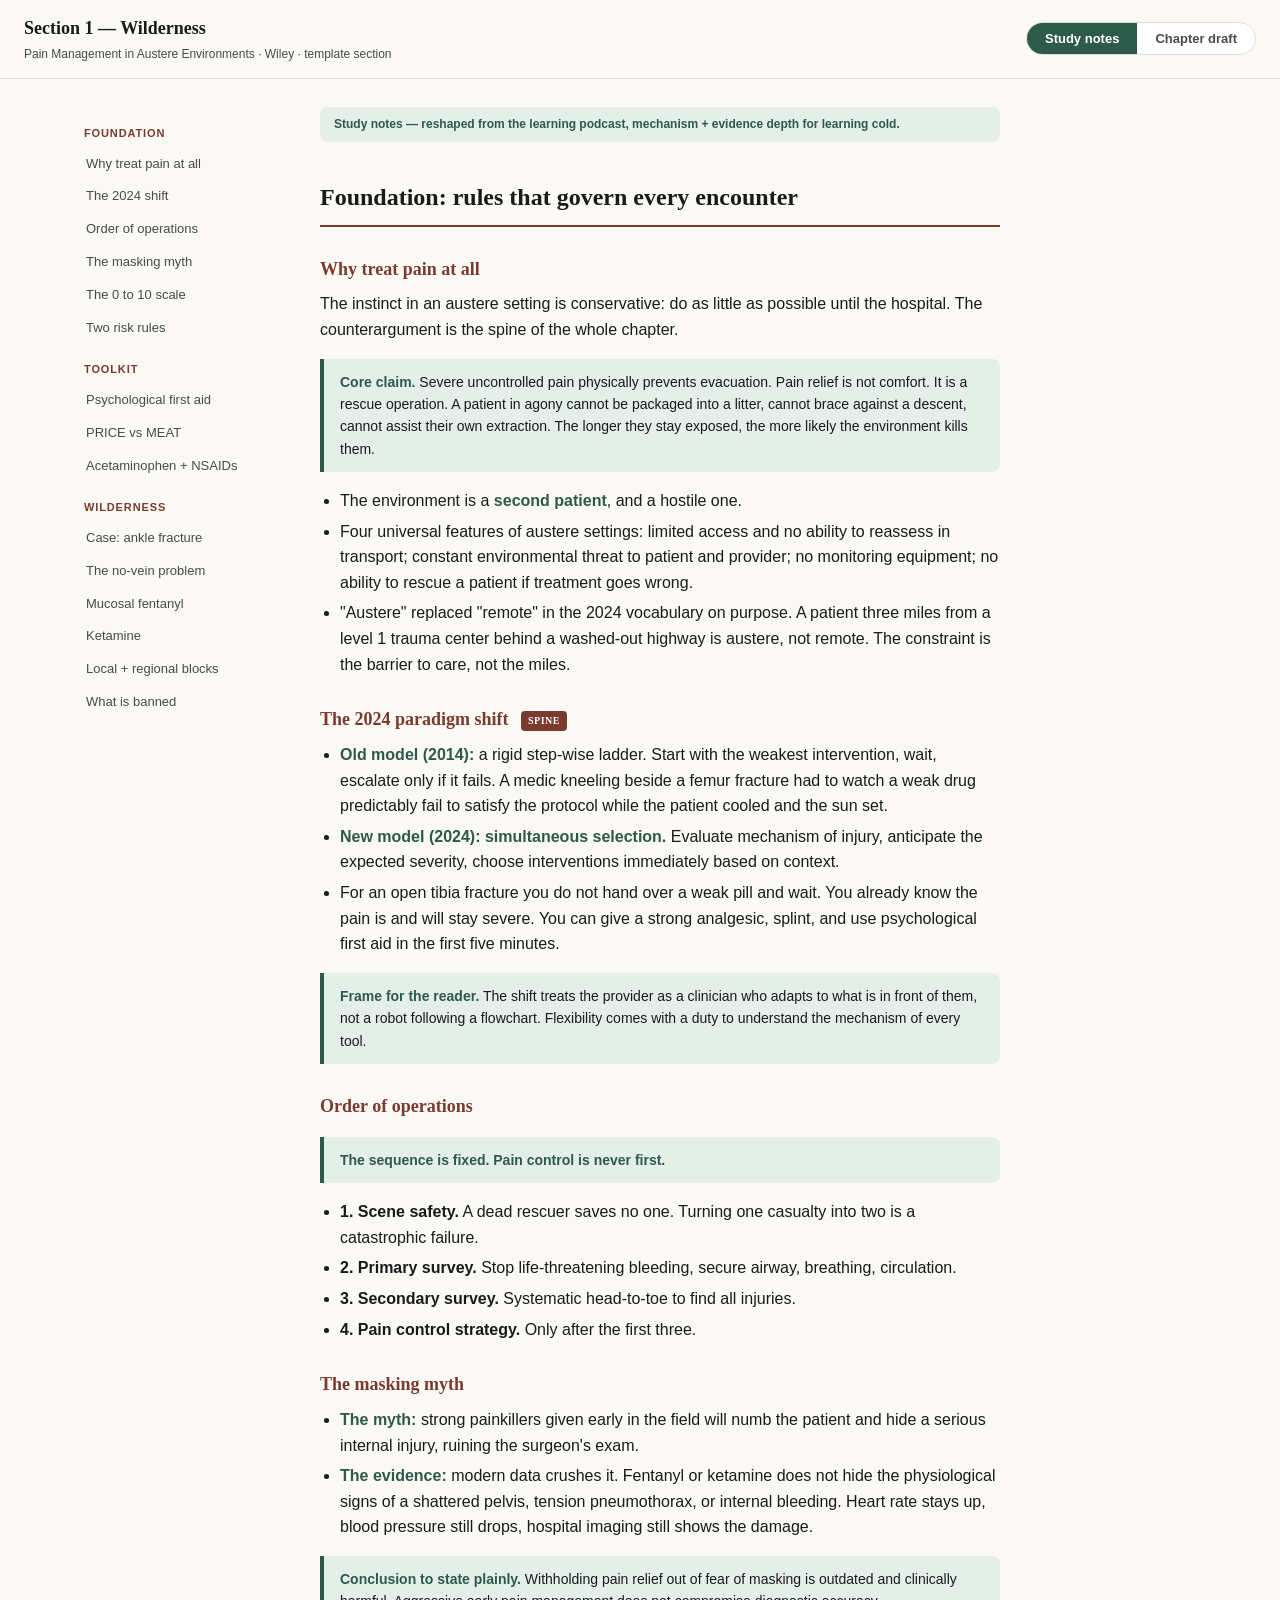
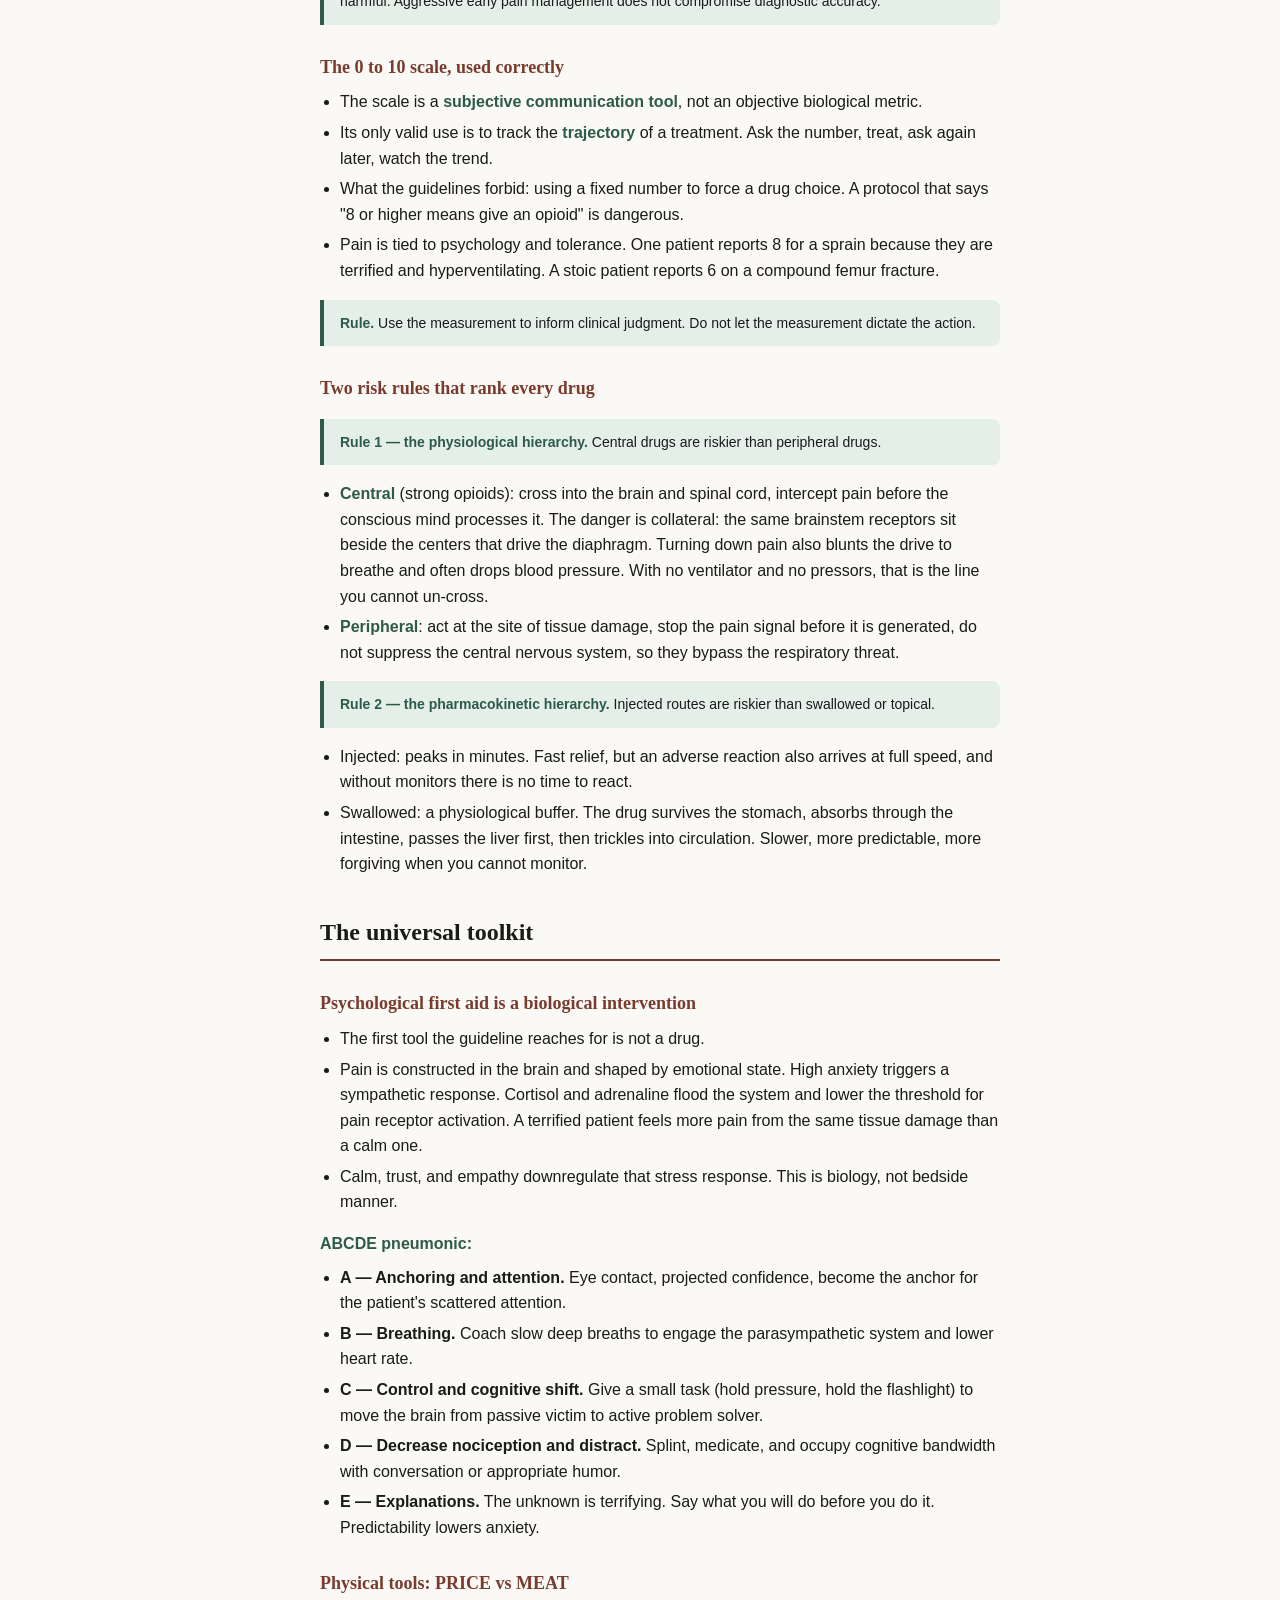
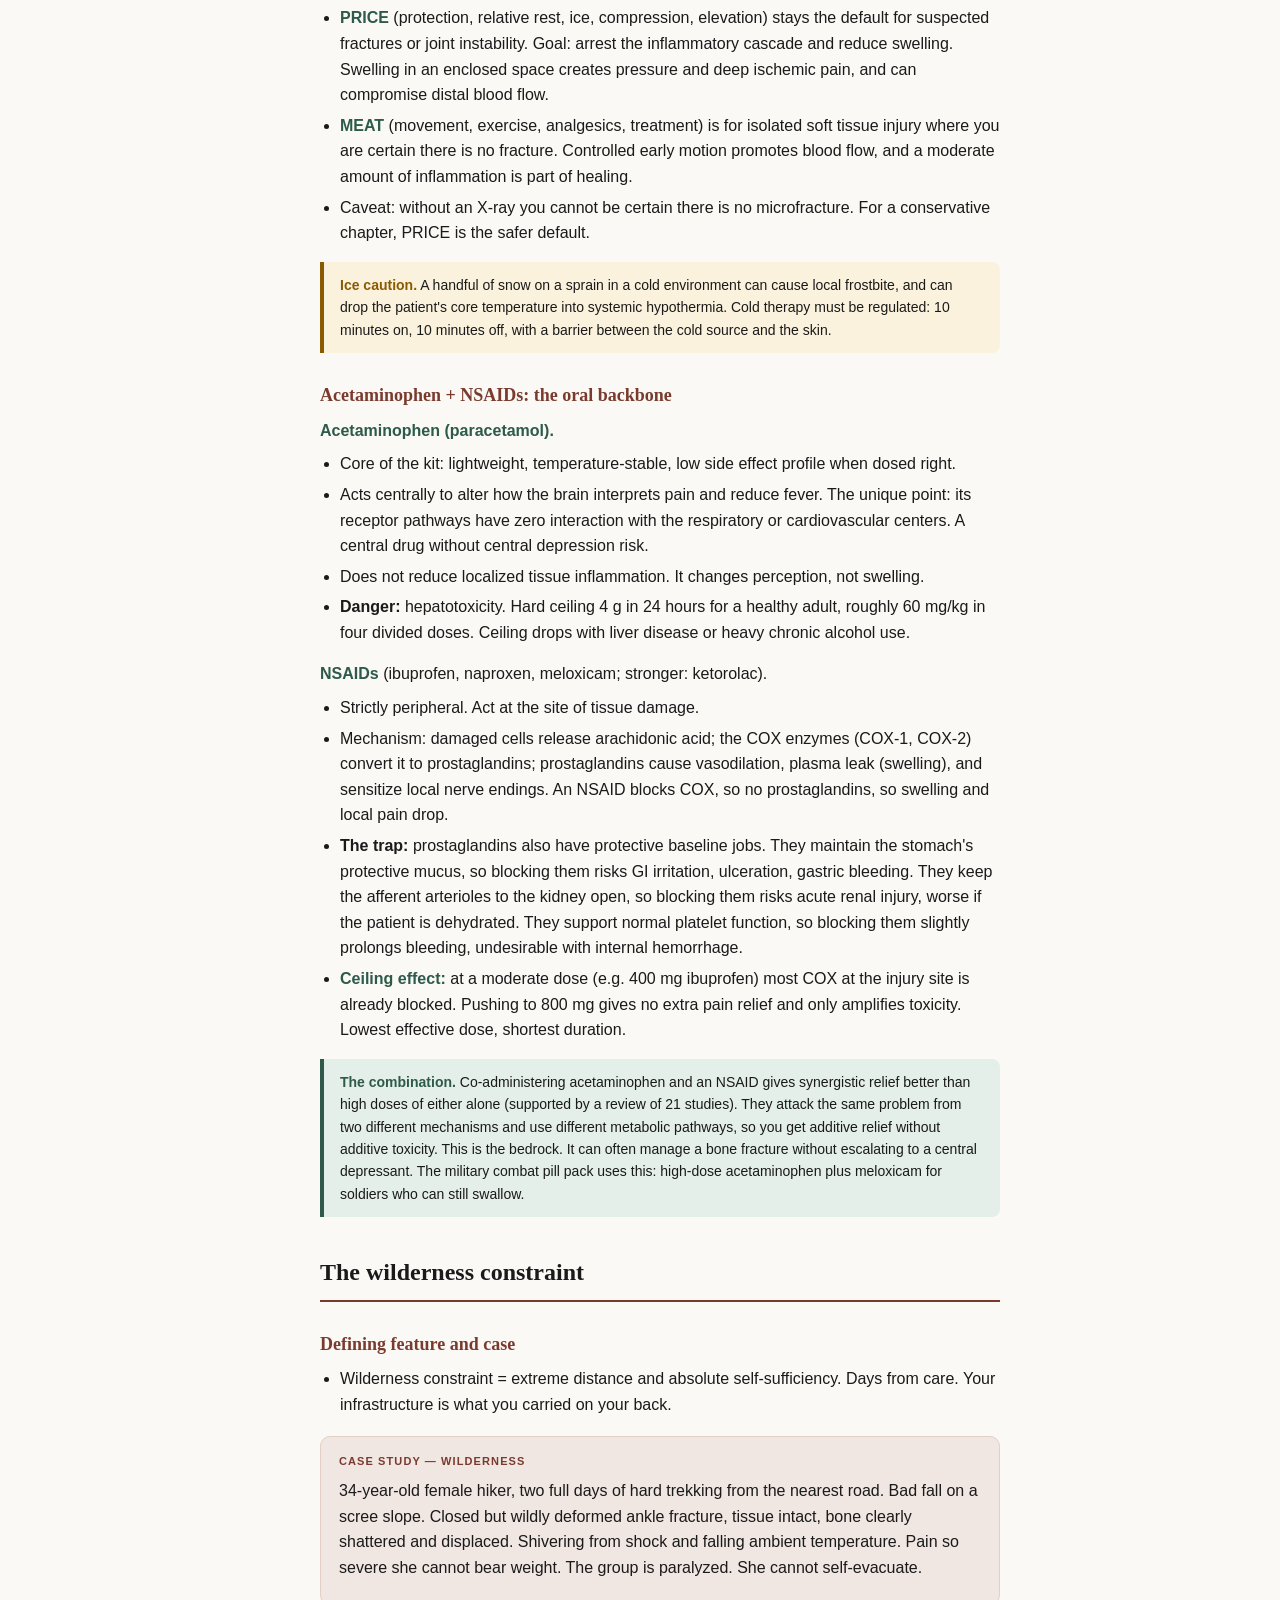
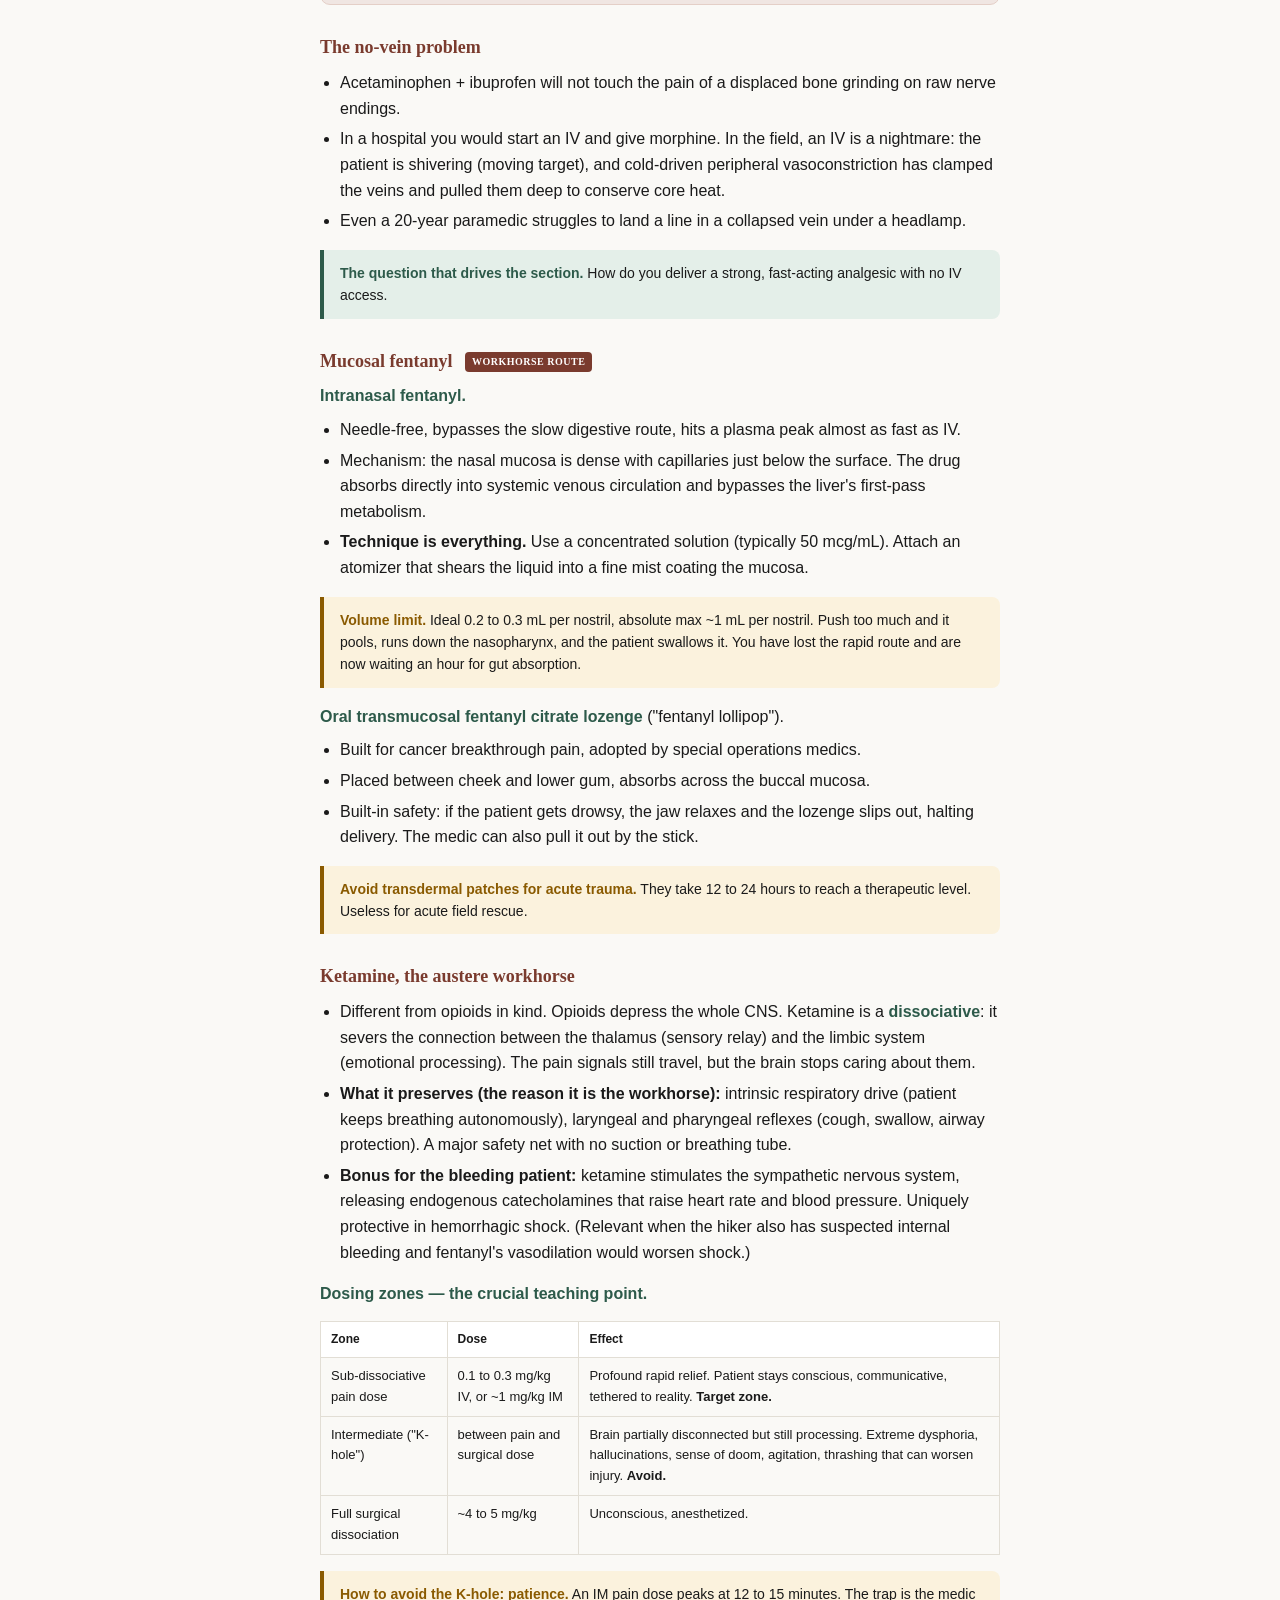
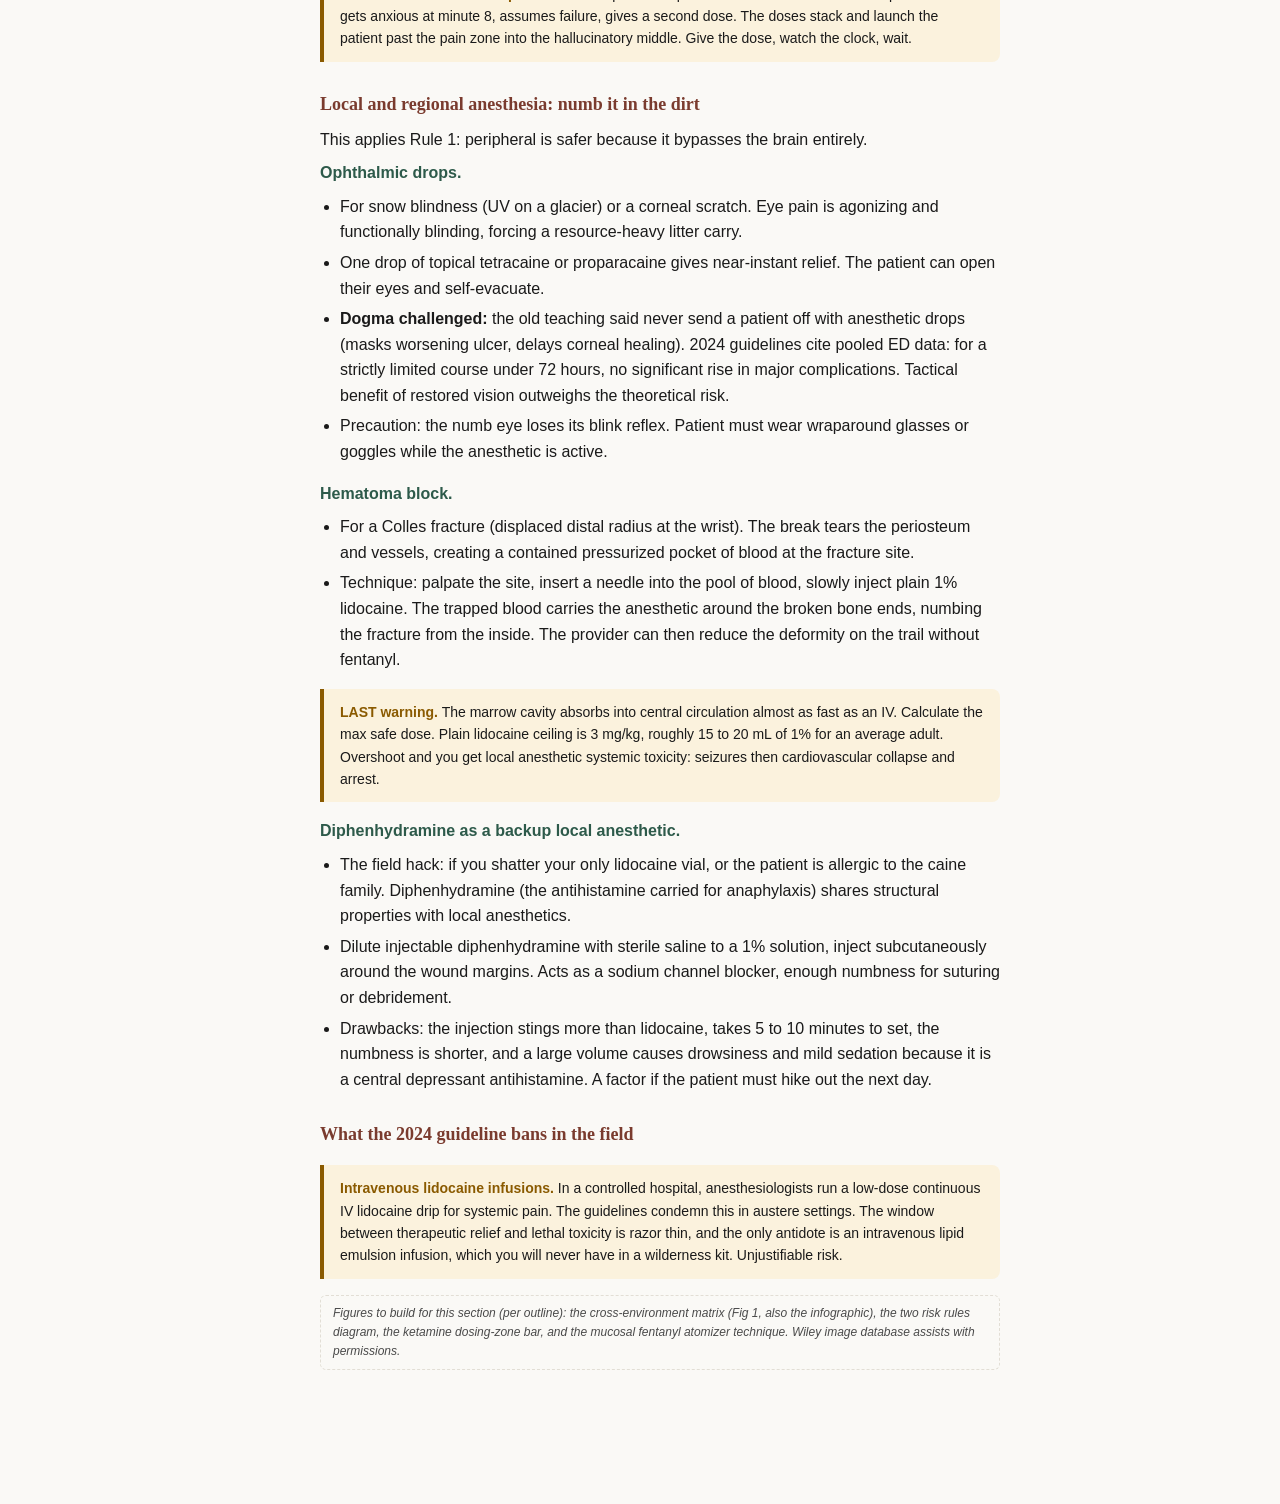
<file: index.html>
<!DOCTYPE html>
<html lang="en">
<head>
<meta charset="UTF-8">
<meta name="viewport" content="width=device-width, initial-scale=1.0">
<title>Wilderness — Pain Management in Austere Environments</title>
<style>
  :root {
    --ink: #1a1a1a;
    --ink-soft: #4a4a4a;
    --paper: #faf9f6;
    --panel: #ffffff;
    --line: #e2ded5;
    --accent: #7a3b2e;
    --accent-soft: #f0e6e2;
    --notes: #2d5a4a;
    --notes-soft: #e4efe9;
    --warn: #8a5a00;
    --warn-soft: #fbf2dd;
    --mono: "SF Mono", ui-monospace, Menlo, Consolas, monospace;
    --serif: Georgia, "Times New Roman", serif;
    --sans: -apple-system, BlinkMacSystemFont, "Segoe UI", Helvetica, Arial, sans-serif;
  }
  * { box-sizing: border-box; }
  body {
    margin: 0;
    background: var(--paper);
    color: var(--ink);
    font-family: var(--sans);
    line-height: 1.6;
  }
  header.top {
    position: sticky;
    top: 0;
    z-index: 40;
    background: var(--paper);
    border-bottom: 1px solid var(--line);
    padding: 14px 24px;
    display: flex;
    flex-wrap: wrap;
    gap: 16px;
    align-items: center;
    justify-content: space-between;
  }
  .title-block h1 {
    font-family: var(--serif);
    font-size: 18px;
    margin: 0;
    font-weight: 600;
  }
  .title-block p {
    margin: 2px 0 0;
    font-size: 12px;
    color: var(--ink-soft);
  }
  .toggle {
    display: inline-flex;
    border: 1px solid var(--line);
    border-radius: 999px;
    overflow: hidden;
    background: var(--panel);
  }
  .toggle button {
    border: 0;
    background: transparent;
    padding: 8px 18px;
    font-size: 13px;
    font-weight: 600;
    cursor: pointer;
    color: var(--ink-soft);
    transition: all .15s;
  }
  .toggle button.active.notes { background: var(--notes); color: #fff; }
  .toggle button.active.draft { background: var(--accent); color: #fff; }

  .layout { display: flex; max-width: 1180px; margin: 0 auto; }
  nav.toc {
    width: 230px;
    flex: 0 0 230px;
    padding: 28px 16px 60px 24px;
    position: sticky;
    top: 64px;
    align-self: flex-start;
    height: calc(100vh - 64px);
    overflow-y: auto;
    font-size: 13px;
  }
  nav.toc a {
    display: block;
    padding: 5px 10px;
    color: var(--ink-soft);
    text-decoration: none;
    border-radius: 6px;
    border-left: 2px solid transparent;
    margin-bottom: 2px;
  }
  nav.toc a:hover { background: var(--panel); color: var(--ink); }
  nav.toc a.sub { padding-left: 22px; font-size: 12px; }
  nav.toc .toc-label {
    font-size: 11px;
    text-transform: uppercase;
    letter-spacing: .08em;
    color: var(--accent);
    margin: 18px 0 6px 10px;
    font-weight: 700;
  }
  main {
    flex: 1;
    min-width: 0;
    padding: 28px 40px 120px;
    max-width: 760px;
  }
  section.block { scroll-margin-top: 80px; margin-bottom: 8px; }
  h2.sec {
    font-family: var(--serif);
    font-size: 24px;
    border-bottom: 2px solid var(--accent);
    padding-bottom: 8px;
    margin: 36px 0 4px;
  }
  h3.sub {
    font-family: var(--serif);
    font-size: 18px;
    margin: 28px 0 6px;
    color: var(--accent);
  }
  .eyebrow {
    font-size: 11px;
    text-transform: uppercase;
    letter-spacing: .1em;
    font-weight: 700;
    margin-top: 30px;
  }

  /* layer visibility */
  .draft-only { display: none; }
  body.show-draft .notes-only { display: none; }
  body.show-draft .draft-only { display: block; }

  /* notes styling */
  .notes-only ul { padding-left: 20px; margin: 8px 0 16px; }
  .notes-only li { margin: 5px 0; }
  .notes-only p { margin: 8px 0; }
  .keyterm { font-weight: 700; color: var(--notes); }
  .takeaway {
    background: var(--notes-soft);
    border-left: 4px solid var(--notes);
    padding: 12px 16px;
    border-radius: 0 8px 8px 0;
    margin: 16px 0;
    font-size: 14px;
  }
  .takeaway b { color: var(--notes); }

  /* draft styling */
  .draft-only p {
    font-family: var(--serif);
    font-size: 16px;
    line-height: 1.75;
    margin: 0 0 16px;
  }
  .draft-only h3.sub { margin-top: 30px; }

  /* shared callouts */
  .warn {
    background: var(--warn-soft);
    border-left: 4px solid var(--warn);
    padding: 12px 16px;
    border-radius: 0 8px 8px 0;
    margin: 16px 0;
    font-size: 14px;
  }
  .warn b { color: var(--warn); }
  .gap {
    background: #eef1f6;
    border-left: 4px solid #5566aa;
    padding: 12px 16px;
    border-radius: 0 8px 8px 0;
    margin: 16px 0;
    font-size: 14px;
  }
  .gap b { color: #44559a; }
  .case {
    background: var(--accent-soft);
    border: 1px solid #e4cfc7;
    border-radius: 10px;
    padding: 16px 18px;
    margin: 18px 0;
  }
  .case .label {
    font-size: 11px;
    text-transform: uppercase;
    letter-spacing: .1em;
    font-weight: 700;
    color: var(--accent);
    margin-bottom: 6px;
  }
  table.dz {
    width: 100%;
    border-collapse: collapse;
    margin: 14px 0;
    font-size: 13px;
  }
  table.dz th, table.dz td {
    border: 1px solid var(--line);
    padding: 8px 10px;
    text-align: left;
    vertical-align: top;
  }
  table.dz th { background: var(--panel); font-size: 12px; }
  .flag {
    display: inline-block;
    font-size: 10px;
    font-weight: 700;
    letter-spacing: .05em;
    text-transform: uppercase;
    padding: 2px 7px;
    border-radius: 4px;
    background: var(--accent);
    color: #fff;
    vertical-align: middle;
    margin-left: 8px;
  }
  .figure-note {
    font-size: 12px;
    color: var(--ink-soft);
    font-style: italic;
    border: 1px dashed var(--line);
    padding: 8px 12px;
    border-radius: 6px;
    margin: 14px 0;
  }
  .draft-banner, .notes-banner {
    font-size: 12px;
    padding: 8px 14px;
    border-radius: 8px;
    margin-bottom: 18px;
    font-weight: 600;
  }
  .notes-banner { background: var(--notes-soft); color: var(--notes); }
  .draft-banner { background: var(--accent-soft); color: var(--accent); display: none; }
  body.show-draft .notes-banner { display: none; }
  body.show-draft .draft-banner { display: block; }
  @media (max-width: 820px) {
    nav.toc { display: none; }
    main { padding: 20px 18px 100px; }
  }
</style>
</head>
<body class="show-notes">
<header class="top">
  <div class="title-block">
    <h1>Section 1 — Wilderness</h1>
    <p>Pain Management in Austere Environments · Wiley · template section</p>
  </div>
  <div class="toggle">
    <button id="btn-notes" class="notes active" onclick="setLayer('notes')">Study notes</button>
    <button id="btn-draft" class="draft" onclick="setLayer('draft')">Chapter draft</button>
  </div>
</header>

<div class="layout">
<nav class="toc">
  <div class="toc-label">Foundation</div>
  <a href="#why-treat">Why treat pain at all</a>
  <a href="#paradigm">The 2024 shift</a>
  <a href="#order">Order of operations</a>
  <a href="#masking">The masking myth</a>
  <a href="#scale">The 0 to 10 scale</a>
  <a href="#rules">Two risk rules</a>
  <div class="toc-label">Toolkit</div>
  <a href="#psych">Psychological first aid</a>
  <a href="#physical">PRICE vs MEAT</a>
  <a href="#oral">Acetaminophen + NSAIDs</a>
  <div class="toc-label">Wilderness</div>
  <a href="#case">Case: ankle fracture</a>
  <a href="#novein">The no-vein problem</a>
  <a href="#fentanyl">Mucosal fentanyl</a>
  <a href="#ketamine">Ketamine</a>
  <a href="#regional">Local + regional blocks</a>
  <a href="#banned">What is banned</a>
</nav>

<main>
  <div class="notes-banner">Study notes — reshaped from the learning podcast, mechanism + evidence depth for learning cold.</div>
  <div class="draft-banner">Chapter draft — plain style, draftable prose. React, then build Sections 2 to 4 to match.</div>

  <!-- ============ FOUNDATION ============ -->
  <h2 class="sec">Foundation: rules that govern every encounter</h2>

  <section class="block" id="why-treat">
    <h3 class="sub">Why treat pain at all</h3>
    <!-- NOTES -->
    <div class="notes-only">
      <p>The instinct in an austere setting is conservative: do as little as possible until the hospital. The counterargument is the spine of the whole chapter.</p>
      <div class="takeaway"><b>Core claim.</b> Severe uncontrolled pain physically prevents evacuation. Pain relief is not comfort. It is a rescue operation. A patient in agony cannot be packaged into a litter, cannot brace against a descent, cannot assist their own extraction. The longer they stay exposed, the more likely the environment kills them.</div>
      <ul>
        <li>The environment is a <span class="keyterm">second patient</span>, and a hostile one.</li>
        <li>Four universal features of austere settings: limited access and no ability to reassess in transport; constant environmental threat to patient and provider; no monitoring equipment; no ability to rescue a patient if treatment goes wrong.</li>
        <li>"Austere" replaced "remote" in the 2024 vocabulary on purpose. A patient three miles from a level 1 trauma center behind a washed-out highway is austere, not remote. The constraint is the barrier to care, not the miles.</li>
      </ul>
    </div>
    <!-- DRAFT -->
    <div class="draft-only">
      <p>In a hospital the environment is controlled. The room is lit and warm. Monitors show the patient's vital signs in real time. A full pharmacy is down the hall, and if a treatment goes wrong a team arrives in seconds with reversal drugs and a ventilator. Step outside that room and all of that control is gone. The provider now manages two patients at once. The injured person is one. The environment is the other, and it is hostile.</p>
      <p>The 2024 Wilderness Medical Society guideline made a deliberate change in language. It dropped the word "remote" and adopted "austere." The reason is that a patient does not have to be far away to be cut off from care. A person three miles from a trauma center can be fully austere if a flooded highway, a grounded helicopter fleet, or an active threat stands between them and the door. The constraint is the barrier to care, not the distance on a map.</p>
      <p>Austere settings share four features. The provider has limited access to the patient and little ability to reassess during transport. The environment actively threatens both patient and provider through cold, heat, sun, or rain. There is no monitoring equipment, so the provider works without continuous oxygen saturation or blood pressure readings. And there is no ability to rescue the patient if a treatment fails. If a strong drug stops the patient breathing, there is no crash cart and no ventilator. The error is immediate and can be fatal.</p>
      <p>This raises a fair question. If the setting is this dangerous, why give strong pain medicine at all. Why not stay conservative until the hospital. The answer is that severe pain blocks evacuation. A patient in agony cannot be packaged into a rescue litter, cannot brace against the bumps of a descent, and cannot help with their own extraction. Pain relief here is not a comfort measure. It is a step in the rescue. The longer the patient stays trapped in the environment, the more likely the environment kills them.</p>
    </div>
  </section>

  <section class="block" id="paradigm">
    <h3 class="sub">The 2024 paradigm shift <span class="flag">spine</span></h3>
    <div class="notes-only">
      <ul>
        <li><span class="keyterm">Old model (2014):</span> a rigid step-wise ladder. Start with the weakest intervention, wait, escalate only if it fails. A medic kneeling beside a femur fracture had to watch a weak drug predictably fail to satisfy the protocol while the patient cooled and the sun set.</li>
        <li><span class="keyterm">New model (2024): simultaneous selection.</span> Evaluate mechanism of injury, anticipate the expected severity, choose interventions immediately based on context.</li>
        <li>For an open tibia fracture you do not hand over a weak pill and wait. You already know the pain is and will stay severe. You can give a strong analgesic, splint, and use psychological first aid in the first five minutes.</li>
      </ul>
      <div class="takeaway"><b>Frame for the reader.</b> The shift treats the provider as a clinician who adapts to what is in front of them, not a robot following a flowchart. Flexibility comes with a duty to understand the mechanism of every tool.</div>
    </div>
    <div class="draft-only">
      <p>The central change in the 2024 guideline is how the provider chooses a treatment. The old 2014 model used a step-wise ladder. The provider had to start with the weakest, lowest-risk option, such as an ice pack or a basic dose of acetaminophen, then wait. If the patient was still in pain after a set time, the provider could move up one rung and wait again. The result was delayed evacuation and prolonged suffering. A medic beside an obvious femur fracture was forced to watch a weak drug fail on schedule while the temperature dropped.</p>
      <p>The new model is called simultaneous selection. The provider evaluates the mechanism of injury, anticipates how severe the pain will be, and chooses the treatment at once based on the situation. For a climber with an open tibia fracture, the provider already knows the pain is severe and will stay severe. So the provider can give a strong analgesic, apply a splint, and use psychological first aid together in the first few minutes. The model treats the provider as a clinician who adapts to the case, not a technician following a fixed sequence. That freedom carries a duty. The provider must understand how each tool works in order to use it safely.</p>
    </div>
  </section>

  <section class="block" id="order">
    <h3 class="sub">Order of operations</h3>
    <div class="notes-only">
      <div class="takeaway"><b>The sequence is fixed. Pain control is never first.</b></div>
      <ul>
        <li><b>1. Scene safety.</b> A dead rescuer saves no one. Turning one casualty into two is a catastrophic failure.</li>
        <li><b>2. Primary survey.</b> Stop life-threatening bleeding, secure airway, breathing, circulation.</li>
        <li><b>3. Secondary survey.</b> Systematic head-to-toe to find all injuries.</li>
        <li><b>4. Pain control strategy.</b> Only after the first three.</li>
      </ul>
    </div>
    <div class="draft-only">
      <p>Pain control is never the first job, however loud the patient. The sequence does not change. First is scene safety, because a rescuer who becomes a second casualty helps no one. Second is the primary survey, which means stopping life-threatening bleeding and securing the airway, breathing, and circulation. Third is the secondary survey, a systematic head-to-toe check for every injury. Only after these three steps does the provider build a plan for the pain.</p>
    </div>
  </section>

  <section class="block" id="masking">
    <h3 class="sub">The masking myth</h3>
    <div class="notes-only">
      <ul>
        <li><span class="keyterm">The myth:</span> strong painkillers given early in the field will numb the patient and hide a serious internal injury, ruining the surgeon's exam.</li>
        <li><span class="keyterm">The evidence:</span> modern data crushes it. Fentanyl or ketamine does not hide the physiological signs of a shattered pelvis, tension pneumothorax, or internal bleeding. Heart rate stays up, blood pressure still drops, hospital imaging still shows the damage.</li>
      </ul>
      <div class="takeaway"><b>Conclusion to state plainly.</b> Withholding pain relief out of fear of masking is outdated and clinically harmful. Aggressive early pain management does not compromise diagnostic accuracy.</div>
    </div>
    <div class="draft-only">
      <p>One old fear needs to be put down early. The fear is that strong painkillers given in the field will numb the patient so much that a serious injury goes hidden, and that the surgeon's exam will be useless because the patient cannot say where it hurts. The evidence does not support this. A dose of fentanyl or ketamine does not hide the physical signs of a shattered pelvis, a tension pneumothorax, or major internal bleeding. The heart rate still rises, the blood pressure still falls, and imaging at the hospital still shows the damage. Withholding pain relief out of fear of masking is outdated and harmful. Early, aggressive pain management does not reduce the accuracy of later diagnosis.</p>
    </div>
  </section>

  <section class="block" id="scale">
    <h3 class="sub">The 0 to 10 scale, used correctly</h3>
    <div class="notes-only">
      <ul>
        <li>The scale is a <span class="keyterm">subjective communication tool</span>, not an objective biological metric.</li>
        <li>Its only valid use is to track the <span class="keyterm">trajectory</span> of a treatment. Ask the number, treat, ask again later, watch the trend.</li>
        <li>What the guidelines forbid: using a fixed number to force a drug choice. A protocol that says "8 or higher means give an opioid" is dangerous.</li>
        <li>Pain is tied to psychology and tolerance. One patient reports 8 for a sprain because they are terrified and hyperventilating. A stoic patient reports 6 on a compound femur fracture.</li>
      </ul>
      <div class="takeaway"><b>Rule.</b> Use the measurement to inform clinical judgment. Do not let the measurement dictate the action.</div>
    </div>
    <div class="draft-only">
      <p>Once the provider can treat the pain, they need a way to tell whether the treatment works. The 0 to 10 pain scale serves that purpose, but it is often misused. The scale is a way for the patient to communicate, not a biological measurement. Its only valid use is to track the direction of a treatment over time. The provider asks for a number, gives a treatment, and asks again later to see whether the number falls.</p>
      <p>The guideline warns against using a single number to force a drug choice. A rule that says a report of 8 or higher requires an opioid is dangerous, because pain depends on psychology and personal tolerance. A frightened, hyperventilating patient may report 8 for a sprained ankle. A calm patient may report 6 while sitting on a broken femur. If the provider pushes a strong drug only because the first patient said 8, they have added a serious risk for a minor injury. Use the number to inform judgment. Do not let it dictate the action.</p>
    </div>
  </section>

  <section class="block" id="rules">
    <h3 class="sub">Two risk rules that rank every drug</h3>
    <div class="notes-only">
      <div class="takeaway"><b>Rule 1 — the physiological hierarchy.</b> Central drugs are riskier than peripheral drugs.</div>
      <ul>
        <li><span class="keyterm">Central</span> (strong opioids): cross into the brain and spinal cord, intercept pain before the conscious mind processes it. The danger is collateral: the same brainstem receptors sit beside the centers that drive the diaphragm. Turning down pain also blunts the drive to breathe and often drops blood pressure. With no ventilator and no pressors, that is the line you cannot un-cross.</li>
        <li><span class="keyterm">Peripheral</span>: act at the site of tissue damage, stop the pain signal before it is generated, do not suppress the central nervous system, so they bypass the respiratory threat.</li>
      </ul>
      <div class="takeaway"><b>Rule 2 — the pharmacokinetic hierarchy.</b> Injected routes are riskier than swallowed or topical.</div>
      <ul>
        <li>Injected: peaks in minutes. Fast relief, but an adverse reaction also arrives at full speed, and without monitors there is no time to react.</li>
        <li>Swallowed: a physiological buffer. The drug survives the stomach, absorbs through the intestine, passes the liver first, then trickles into circulation. Slower, more predictable, more forgiving when you cannot monitor.</li>
      </ul>
    </div>
    <div class="draft-only">
      <p>Two rules rank the danger of every drug in the kit. The first rule is about where the drug acts. Central drugs are riskier than peripheral drugs. A strong opioid is a central drug. It crosses into the brain and spinal cord and stops the pain signal before the mind processes it. The danger is that the same receptors it binds sit next to the centers that drive the diaphragm. So while the drug lowers pain, it also lowers the body's drive to breathe, and it often drops blood pressure. In a setting with no ventilator and no drugs to support blood pressure, that effect cannot be reversed. A peripheral drug acts at the site of the injury and stops the pain signal from forming. It does not suppress the central nervous system, so it does not threaten breathing.</p>
      <p>The second rule is about how the drug enters the body. Injected routes are riskier than swallowed or topical ones. An injected drug reaches its peak in the blood within minutes. That is fast relief, but if the patient has a bad reaction, that reaction also arrives at full speed, and without monitors the provider has no time to act. A swallowed drug passes through the stomach, the intestine, and the liver before it reaches the blood. The onset is slower and more predictable, which is safer when the provider cannot watch the patient closely.</p>
    </div>
  </section>

  <!-- ============ TOOLKIT ============ -->
  <h2 class="sec">The universal toolkit</h2>

  <section class="block" id="psych">
    <h3 class="sub">Psychological first aid is a biological intervention</h3>
    <div class="notes-only">
      <ul>
        <li>The first tool the guideline reaches for is not a drug.</li>
        <li>Pain is constructed in the brain and shaped by emotional state. High anxiety triggers a sympathetic response. Cortisol and adrenaline flood the system and lower the threshold for pain receptor activation. A terrified patient feels more pain from the same tissue damage than a calm one.</li>
        <li>Calm, trust, and empathy downregulate that stress response. This is biology, not bedside manner.</li>
      </ul>
      <p><span class="keyterm">ABCDE pneumonic:</span></p>
      <ul>
        <li><b>A — Anchoring and attention.</b> Eye contact, projected confidence, become the anchor for the patient's scattered attention.</li>
        <li><b>B — Breathing.</b> Coach slow deep breaths to engage the parasympathetic system and lower heart rate.</li>
        <li><b>C — Control and cognitive shift.</b> Give a small task (hold pressure, hold the flashlight) to move the brain from passive victim to active problem solver.</li>
        <li><b>D — Decrease nociception and distract.</b> Splint, medicate, and occupy cognitive bandwidth with conversation or appropriate humor.</li>
        <li><b>E — Explanations.</b> The unknown is terrifying. Say what you will do before you do it. Predictability lowers anxiety.</li>
      </ul>
    </div>
    <div class="draft-only">
      <p>The first tool in the kit is not a drug. It is psychological first aid, and it has a biological basis. Pain is not a simple signal traveling up a nerve. The brain builds the experience of pain, and emotion shapes it. High anxiety triggers a stress response that floods the body with cortisol and adrenaline, and that lowers the threshold at which pain receptors fire. A terrified patient feels more pain from the same injury than a calm patient does. A provider who projects calm, builds trust, and offers empathy lowers that stress response. This is a physical effect, not a courtesy.</p>
      <p>The guideline offers a five-part structure for this, with the letters A through E. A is for anchoring and attention. The provider makes eye contact, projects confidence, and becomes the steady point for the patient's scattered focus. B is for breathing. A panicking patient breathes too fast, which raises the heart rate and feeds the panic. Coaching slow, deep breaths engages the calming part of the nervous system and lowers the heart rate. C is for control. Trauma strips a person of agency. Giving them a small task, such as holding pressure on a bandage or holding a flashlight, moves the brain from feeling helpless to solving a problem. D is for decreasing the pain signal and for distraction. The provider splints the injury and gives medication, and also keeps the patient talking, because conversation occupies the mental capacity the brain would use to process pain. E is for explanations. The unknown frightens people. Before manipulating a limb, the provider tells the patient what is about to happen, because predictability lowers anxiety.</p>
    </div>
  </section>

  <section class="block" id="physical">
    <h3 class="sub">Physical tools: PRICE vs MEAT</h3>
    <div class="notes-only">
      <ul>
        <li><span class="keyterm">PRICE</span> (protection, relative rest, ice, compression, elevation) stays the default for suspected fractures or joint instability. Goal: arrest the inflammatory cascade and reduce swelling. Swelling in an enclosed space creates pressure and deep ischemic pain, and can compromise distal blood flow.</li>
        <li><span class="keyterm">MEAT</span> (movement, exercise, analgesics, treatment) is for isolated soft tissue injury where you are certain there is no fracture. Controlled early motion promotes blood flow, and a moderate amount of inflammation is part of healing.</li>
        <li>Caveat: without an X-ray you cannot be certain there is no microfracture. For a conservative chapter, PRICE is the safer default.</li>
      </ul>
      <div class="warn"><b>Ice caution.</b> A handful of snow on a sprain in a cold environment can cause local frostbite, and can drop the patient's core temperature into systemic hypothermia. Cold therapy must be regulated: 10 minutes on, 10 minutes off, with a barrier between the cold source and the skin.</div>
    </div>
    <div class="draft-only">
      <p>Two approaches guide the physical care of a limb injury. The older one is PRICE, which stands for protection, relative rest, ice, compression, and elevation. PRICE remains the default for a suspected fracture or an unstable joint. The goal is to limit swelling. Swelling inside an enclosed space raises pressure, which causes a deep, throbbing pain, and severe swelling can cut off blood flow to the rest of the limb. The newer approach is MEAT, which stands for movement, exercise, analgesics, and treatment. MEAT is for an isolated soft tissue injury, such as a mild sprain, where the provider is certain there is no fracture. Controlled early movement promotes blood flow, and a moderate amount of inflammation is a normal part of healing. The problem in the field is that without an X-ray the provider cannot be sure there is no small fracture. For that reason PRICE is the safer default in an austere setting.</p>
      <div class="warn"><b>A caution on ice.</b> Packing snow around a sprain in a cold setting can cause frostbite, and it can lower the patient's core temperature toward hypothermia. The provider must regulate cold therapy. Apply cold for ten minutes, remove it for ten minutes, and keep a barrier between the cold source and the skin.</div>
    </div>
  </section>

  <section class="block" id="oral">
    <h3 class="sub">Acetaminophen + NSAIDs: the oral backbone</h3>
    <div class="notes-only">
      <p><span class="keyterm">Acetaminophen (paracetamol).</span></p>
      <ul>
        <li>Core of the kit: lightweight, temperature-stable, low side effect profile when dosed right.</li>
        <li>Acts centrally to alter how the brain interprets pain and reduce fever. The unique point: its receptor pathways have zero interaction with the respiratory or cardiovascular centers. A central drug without central depression risk.</li>
        <li>Does not reduce localized tissue inflammation. It changes perception, not swelling.</li>
        <li><b>Danger:</b> hepatotoxicity. Hard ceiling 4 g in 24 hours for a healthy adult, roughly 60 mg/kg in four divided doses. Ceiling drops with liver disease or heavy chronic alcohol use.</li>
      </ul>
      <p><span class="keyterm">NSAIDs</span> (ibuprofen, naproxen, meloxicam; stronger: ketorolac).</p>
      <ul>
        <li>Strictly peripheral. Act at the site of tissue damage.</li>
        <li>Mechanism: damaged cells release arachidonic acid; the COX enzymes (COX-1, COX-2) convert it to prostaglandins; prostaglandins cause vasodilation, plasma leak (swelling), and sensitize local nerve endings. An NSAID blocks COX, so no prostaglandins, so swelling and local pain drop.</li>
        <li><b>The trap:</b> prostaglandins also have protective baseline jobs. They maintain the stomach's protective mucus, so blocking them risks GI irritation, ulceration, gastric bleeding. They keep the afferent arterioles to the kidney open, so blocking them risks acute renal injury, worse if the patient is dehydrated. They support normal platelet function, so blocking them slightly prolongs bleeding, undesirable with internal hemorrhage.</li>
        <li><span class="keyterm">Ceiling effect:</span> at a moderate dose (e.g. 400 mg ibuprofen) most COX at the injury site is already blocked. Pushing to 800 mg gives no extra pain relief and only amplifies toxicity. Lowest effective dose, shortest duration.</li>
      </ul>
      <div class="takeaway"><b>The combination.</b> Co-administering acetaminophen and an NSAID gives synergistic relief better than high doses of either alone (supported by a review of 21 studies). They attack the same problem from two different mechanisms and use different metabolic pathways, so you get additive relief without additive toxicity. This is the bedrock. It can often manage a bone fracture without escalating to a central depressant. The military combat pill pack uses this: high-dose acetaminophen plus meloxicam for soldiers who can still swallow.</div>
    </div>
    <div class="draft-only">
      <p>Two oral drugs form the backbone of austere pain care. The first is acetaminophen, also called paracetamol. It is the core of the kit because it is light, stable across temperatures, and safe when dosed correctly. It acts in the brain and spinal cord to change how the brain interprets pain and to reduce fever. This raises a question, since central drugs were called the dangerous ones. The answer is that acetaminophen is the exception. Its receptor pathways have no effect on the centers that control breathing or blood pressure. So it is a central drug without the risk of central depression. It has one important limit. It does not reduce swelling at the site of injury. It changes how pain feels, but it does nothing to the swollen tissue itself. Its main danger is liver damage. The hard ceiling for a healthy adult is 4 grams in 24 hours, about 60 milligrams per kilogram, split into four doses. That ceiling drops if the patient has liver disease or a history of heavy drinking, because the liver's capacity is already reduced.</p>
      <p>The second drug class is the NSAIDs, which include ibuprofen, naproxen, and meloxicam, along with stronger options such as ketorolac. These are peripheral drugs that act at the site of the injury. When a cell is torn, it releases a substance called arachidonic acid. An enzyme called cyclooxygenase, or COX, converts that substance into signaling molecules called prostaglandins. Prostaglandins cause swelling and make the local nerve endings more sensitive, which sends strong pain signals to the brain. An NSAID blocks the COX enzyme, so the body makes fewer prostaglandins, and the swelling and local pain fall.</p>
      <p>The trap is that prostaglandins also do useful work in the healthy body. In the stomach they maintain a protective layer of mucus, so blocking them can cause irritation, ulcers, and gastric bleeding. In the kidneys they keep the small vessels that supply the filtering system open, so blocking them can cause acute kidney injury, and the risk is higher if the patient is dehydrated from a long day of exertion. They also support normal clotting, so blocking them slightly lengthens bleeding time, which is unwanted in a patient with internal bleeding. NSAIDs also have a ceiling effect. At a moderate dose, such as 400 milligrams of ibuprofen, most of the COX enzyme at the injury site is already blocked. Doubling the dose to 800 milligrams gives no extra pain relief, because there is nothing left to block, and the excess drug only increases the harm to the stomach and kidneys. The rule is the lowest effective dose for the shortest time.</p>
      <p>Given together, acetaminophen and an NSAID work better than a high dose of either one alone. A review of 21 studies supports this. The two drugs attack pain by two different mechanisms, and they are cleared by different pathways, so the provider gains added pain relief without added toxicity. This combination is the bedrock of austere pain care. It can often control the pain of a bone fracture without escalating to a drug that depresses breathing. The military uses this approach in a combat pill pack, which pairs high-dose acetaminophen with meloxicam for a soldier who has a limb injury but can still swallow.</p>
    </div>
  </section>

  <!-- ============ WILDERNESS ============ -->
  <h2 class="sec">The wilderness constraint</h2>

  <section class="block" id="case">
    <h3 class="sub">Defining feature and case</h3>
    <div class="notes-only">
      <ul>
        <li>Wilderness constraint = extreme distance and absolute self-sufficiency. Days from care. Your infrastructure is what you carried on your back.</li>
      </ul>
      <div class="case">
        <div class="label">Case study — wilderness</div>
        <p>34-year-old female hiker, two full days of hard trekking from the nearest road. Bad fall on a scree slope. Closed but wildly deformed ankle fracture, tissue intact, bone clearly shattered and displaced. Shivering from shock and falling ambient temperature. Pain so severe she cannot bear weight. The group is paralyzed. She cannot self-evacuate.</p>
      </div>
    </div>
    <div class="draft-only">
      <p>The wilderness constraint is distance and self-sufficiency. The patient may be days from definitive care, and the medical supplies are limited to what the team carried in.</p>
      <div class="case">
        <div class="label">Case</div>
        <p>A 34-year-old hiker is two full days from the nearest road. She falls on a loose rock slope and breaks her ankle. The skin is intact, but the bone is clearly shattered and out of place. She is shivering from shock and the falling temperature. The pain is so severe that she cannot bear any weight, so she cannot walk out, and the group cannot move without solving her pain first.</p>
      </div>
    </div>
  </section>

  <section class="block" id="novein">
    <h3 class="sub">The no-vein problem</h3>
    <div class="notes-only">
      <ul>
        <li>Acetaminophen + ibuprofen will not touch the pain of a displaced bone grinding on raw nerve endings.</li>
        <li>In a hospital you would start an IV and give morphine. In the field, an IV is a nightmare: the patient is shivering (moving target), and cold-driven peripheral vasoconstriction has clamped the veins and pulled them deep to conserve core heat.</li>
        <li>Even a 20-year paramedic struggles to land a line in a collapsed vein under a headlamp.</li>
      </ul>
      <div class="takeaway"><b>The question that drives the section.</b> How do you deliver a strong, fast-acting analgesic with no IV access.</div>
    </div>
    <div class="draft-only">
      <p>The oral combination of acetaminophen and ibuprofen will not control the pain of a displaced bone grinding against nerve endings. In a hospital the next step would be an intravenous line and a controlled dose of morphine. In the field that line is hard to place. The patient is shivering, which makes a moving target. The cold has caused the surface blood vessels to clamp down and retreat deep into the tissue to protect core heat. Even an experienced paramedic struggles to place a needle in a collapsed vein by the light of a headlamp. This is the central problem of the section. The provider needs to give a strong, fast analgesic without an intravenous line.</p>
    </div>
  </section>

  <section class="block" id="fentanyl">
    <h3 class="sub">Mucosal fentanyl <span class="flag">workhorse route</span></h3>
    <div class="notes-only">
      <p><span class="keyterm">Intranasal fentanyl.</span></p>
      <ul>
        <li>Needle-free, bypasses the slow digestive route, hits a plasma peak almost as fast as IV.</li>
        <li>Mechanism: the nasal mucosa is dense with capillaries just below the surface. The drug absorbs directly into systemic venous circulation and bypasses the liver's first-pass metabolism.</li>
        <li><b>Technique is everything.</b> Use a concentrated solution (typically 50 mcg/mL). Attach an atomizer that shears the liquid into a fine mist coating the mucosa.</li>
      </ul>
      <div class="warn"><b>Volume limit.</b> Ideal 0.2 to 0.3 mL per nostril, absolute max ~1 mL per nostril. Push too much and it pools, runs down the nasopharynx, and the patient swallows it. You have lost the rapid route and are now waiting an hour for gut absorption.</div>
      <p><span class="keyterm">Oral transmucosal fentanyl citrate lozenge</span> ("fentanyl lollipop").</p>
      <ul>
        <li>Built for cancer breakthrough pain, adopted by special operations medics.</li>
        <li>Placed between cheek and lower gum, absorbs across the buccal mucosa.</li>
        <li>Built-in safety: if the patient gets drowsy, the jaw relaxes and the lozenge slips out, halting delivery. The medic can also pull it out by the stick.</li>
      </ul>
      <div class="warn"><b>Avoid transdermal patches for acute trauma.</b> They take 12 to 24 hours to reach a therapeutic level. Useless for acute field rescue.</div>
    </div>
    <div class="draft-only">
      <p>The answer is to give a strong opioid through a mucous membrane instead of a vein. The main option is intranasal fentanyl. It needs no needle, it skips the slow digestive route, and it reaches a peak in the blood almost as fast as an injection. It works because the lining of the nose is rich in small blood vessels close to the surface. The drug crosses that lining straight into the bloodstream and skips the liver's first pass, which would otherwise destroy much of a swallowed dose.</p>
      <p>The technique matters as much as the drug. The provider must use a concentrated solution, usually 50 micrograms per milliliter, and must attach an atomizer to the syringe. The atomizer breaks the liquid into a fine mist that coats the lining of the nose and absorbs quickly. There is a strict volume limit. The ideal amount is 0.2 to 0.3 milliliters per nostril, and the absolute maximum is about 1 milliliter per nostril. If the provider pushes more, the lining cannot absorb it. The extra liquid pools, runs down the back of the throat, and the patient swallows it. The fast route is lost, and the provider is left waiting an hour for the drug to absorb from the stomach.</p>
      <p>A second needle-free option is the oral transmucosal fentanyl lozenge, known in the field as the fentanyl lollipop. It was designed for sudden severe pain in cancer patients and was later adopted by special operations medics. The patient holds the lozenge between the cheek and the lower gum, and it absorbs through the lining of the mouth. It has a built-in safety feature. If the patient absorbs enough to become drowsy, the jaw relaxes and the lozenge falls out, which stops the dose. The provider can also pull it out by the stick if breathing slows.</p>
      <p>Transdermal fentanyl patches are not suitable for acute trauma. They release the drug slowly through the skin and take 12 to 24 hours to reach a useful level in the blood. For a patient in severe pain now, they are of no use.</p>
    </div>
  </section>

  <section class="block" id="ketamine">
    <h3 class="sub">Ketamine, the austere workhorse</h3>
    <div class="notes-only">
      <ul>
        <li>Different from opioids in kind. Opioids depress the whole CNS. Ketamine is a <span class="keyterm">dissociative</span>: it severs the connection between the thalamus (sensory relay) and the limbic system (emotional processing). The pain signals still travel, but the brain stops caring about them.</li>
        <li><b>What it preserves (the reason it is the workhorse):</b> intrinsic respiratory drive (patient keeps breathing autonomously), laryngeal and pharyngeal reflexes (cough, swallow, airway protection). A major safety net with no suction or breathing tube.</li>
        <li><b>Bonus for the bleeding patient:</b> ketamine stimulates the sympathetic nervous system, releasing endogenous catecholamines that raise heart rate and blood pressure. Uniquely protective in hemorrhagic shock. (Relevant when the hiker also has suspected internal bleeding and fentanyl's vasodilation would worsen shock.)</li>
      </ul>
      <p><span class="keyterm">Dosing zones — the crucial teaching point.</span></p>
      <table class="dz">
        <tr><th>Zone</th><th>Dose</th><th>Effect</th></tr>
        <tr><td>Sub-dissociative pain dose</td><td>0.1 to 0.3 mg/kg IV, or ~1 mg/kg IM</td><td>Profound rapid relief. Patient stays conscious, communicative, tethered to reality. <b>Target zone.</b></td></tr>
        <tr><td>Intermediate ("K-hole")</td><td>between pain and surgical dose</td><td>Brain partially disconnected but still processing. Extreme dysphoria, hallucinations, sense of doom, agitation, thrashing that can worsen injury. <b>Avoid.</b></td></tr>
        <tr><td>Full surgical dissociation</td><td>~4 to 5 mg/kg</td><td>Unconscious, anesthetized.</td></tr>
      </table>
      <div class="warn"><b>How to avoid the K-hole: patience.</b> An IM pain dose peaks at 12 to 15 minutes. The trap is the medic gets anxious at minute 8, assumes failure, gives a second dose. The doses stack and launch the patient past the pain zone into the hallucinatory middle. Give the dose, watch the clock, wait.</div>
    </div>
    <div class="draft-only">
      <p>Ketamine is the most versatile drug in the austere kit, and it works in a different way from opioids. An opioid depresses the whole central nervous system. Ketamine is a dissociative drug. It breaks the connection between the part of the brain that relays sensation and the part that processes the emotional response to it. The pain signals still travel up the spinal cord, but the brain stops attending to them.</p>
      <p>The reason ketamine is so valuable is what it leaves intact. It preserves the patient's own drive to breathe, so the patient keeps breathing without help. It preserves the reflexes that let the patient cough, swallow, and protect their own airway. This is a major safety advantage when the provider has no suction and no breathing tube. Ketamine also stimulates the sympathetic nervous system, which raises the heart rate and blood pressure. That makes it uniquely useful for a patient in shock from bleeding. This matters in the case above if the hiker also has suspected internal bleeding, because fentanyl would lower her blood pressure and could push her into collapse.</p>
      <p>Ketamine has a reputation for frightening hallucinations, and that reputation is earned, but the effect depends entirely on the dose. This is the key teaching point. The provider must stay in the low, sub-dissociative pain range. That is about 0.1 to 0.3 milligrams per kilogram if an intravenous line is available, or about 1 milligram per kilogram given into a muscle. In this range the patient gets strong, fast pain relief while staying awake, able to talk, and in touch with reality. A very high dose, around 4 to 5 milligrams per kilogram, produces full surgical anesthesia. The danger is the middle range between the two. There the brain is partly disconnected but still trying to make sense of its surroundings, which produces severe distress, hallucinations, a sense of doom, and agitation that can make the patient thrash and worsen the injury.</p>
      <p>The way to avoid that middle range is patience. A dose given into a muscle absorbs slowly and can take 12 to 15 minutes to reach full effect. The mistake is for the provider to grow anxious at minute 8, assume the first dose failed, and give a second. The two doses then add together and push the patient straight past the pain range into the distressing middle. The rule is to give the dose, watch the clock, and wait.</p>
    </div>
  </section>

  <section class="block" id="regional">
    <h3 class="sub">Local and regional anesthesia: numb it in the dirt</h3>
    <div class="notes-only">
      <p>This applies Rule 1: peripheral is safer because it bypasses the brain entirely.</p>
      <p><span class="keyterm">Ophthalmic drops.</span></p>
      <ul>
        <li>For snow blindness (UV on a glacier) or a corneal scratch. Eye pain is agonizing and functionally blinding, forcing a resource-heavy litter carry.</li>
        <li>One drop of topical tetracaine or proparacaine gives near-instant relief. The patient can open their eyes and self-evacuate.</li>
        <li><b>Dogma challenged:</b> the old teaching said never send a patient off with anesthetic drops (masks worsening ulcer, delays corneal healing). 2024 guidelines cite pooled ED data: for a strictly limited course under 72 hours, no significant rise in major complications. Tactical benefit of restored vision outweighs the theoretical risk.</li>
        <li>Precaution: the numb eye loses its blink reflex. Patient must wear wraparound glasses or goggles while the anesthetic is active.</li>
      </ul>
      <p><span class="keyterm">Hematoma block.</span></p>
      <ul>
        <li>For a Colles fracture (displaced distal radius at the wrist). The break tears the periosteum and vessels, creating a contained pressurized pocket of blood at the fracture site.</li>
        <li>Technique: palpate the site, insert a needle into the pool of blood, slowly inject plain 1% lidocaine. The trapped blood carries the anesthetic around the broken bone ends, numbing the fracture from the inside. The provider can then reduce the deformity on the trail without fentanyl.</li>
      </ul>
      <div class="warn"><b>LAST warning.</b> The marrow cavity absorbs into central circulation almost as fast as an IV. Calculate the max safe dose. Plain lidocaine ceiling is 3 mg/kg, roughly 15 to 20 mL of 1% for an average adult. Overshoot and you get local anesthetic systemic toxicity: seizures then cardiovascular collapse and arrest.</div>
      <p><span class="keyterm">Diphenhydramine as a backup local anesthetic.</span></p>
      <ul>
        <li>The field hack: if you shatter your only lidocaine vial, or the patient is allergic to the caine family. Diphenhydramine (the antihistamine carried for anaphylaxis) shares structural properties with local anesthetics.</li>
        <li>Dilute injectable diphenhydramine with sterile saline to a 1% solution, inject subcutaneously around the wound margins. Acts as a sodium channel blocker, enough numbness for suturing or debridement.</li>
        <li>Drawbacks: the injection stings more than lidocaine, takes 5 to 10 minutes to set, the numbness is shorter, and a large volume causes drowsiness and mild sedation because it is a central depressant antihistamine. A factor if the patient must hike out the next day.</li>
      </ul>
    </div>
    <div class="draft-only">
      <p>The provider can also numb the injury directly. This uses the first risk rule in the provider's favor, because a peripheral drug bypasses the brain and does not threaten breathing.</p>
      <p>The simplest example is anesthetic eye drops. For snow blindness from glare on a glacier, or a scratch on the surface of the eye, the pain is severe and the patient cannot open their eyes, which makes them unable to walk and forces a heavy litter carry. A single drop of a topical anesthetic such as tetracaine or proparacaine gives near-instant relief, and the patient can open their eyes and help with their own evacuation. The older teaching said never to send a patient off with anesthetic drops, on the grounds that the drops could hide a worsening infection or slow the healing of the eye surface. The 2024 guideline challenges that view. It cites pooled emergency department data showing that for a short course under 72 hours there is no meaningful rise in major complications. The benefit of restoring the patient's sight and mobility outweighs the theoretical risk. One precaution remains. A numb eye loses its blink reflex, so the patient must wear wraparound glasses or goggles while the anesthetic is working, to keep grit out.</p>
      <p>A more involved technique is the hematoma block, used for a broken wrist where the lower end of the radius is displaced. When the bone breaks, it tears the surrounding tissue and vessels and forms a contained pocket of blood at the fracture. The provider feels for the site, inserts a needle into that pocket of blood, and slowly injects plain 1% lidocaine. The trapped blood carries the anesthetic around the broken ends of the bone and numbs the fracture from within. The provider can then pull the deformed wrist back into alignment on the trail without a strong opioid. There is a strict safety warning. The inside of a bone absorbs fluid into the central circulation almost as fast as an injection into a vein. The provider must calculate the maximum safe dose. The ceiling for plain lidocaine is 3 milligrams per kilogram, which is roughly 15 to 20 milliliters of a 1% solution for an average adult. Injecting too much causes local anesthetic systemic toxicity, which produces seizures and then heart failure and arrest.</p>
      <p>The guideline also describes a backup for when the provider has no lidocaine, either because the only vial broke or because the patient is allergic to that family of drugs. Diphenhydramine, the antihistamine carried in most kits for allergic reactions, shares some chemical properties with local anesthetics. The provider can dilute injectable diphenhydramine with sterile saline to a 1% solution and inject it under the skin around the edges of a wound, the same way lidocaine is used. It blocks the nerve and provides enough numbness to stitch or clean a wound. There are trade-offs. The injection stings more than lidocaine, it takes 5 to 10 minutes to work, the numbness does not last as long, and a large dose causes drowsiness, because diphenhydramine also acts on the central nervous system. The drowsiness is a problem if the patient must hike out the next day.</p>
    </div>
  </section>

  <section class="block" id="banned">
    <h3 class="sub">What the 2024 guideline bans in the field</h3>
    <div class="notes-only">
      <div class="warn"><b>Intravenous lidocaine infusions.</b> In a controlled hospital, anesthesiologists run a low-dose continuous IV lidocaine drip for systemic pain. The guidelines condemn this in austere settings. The window between therapeutic relief and lethal toxicity is razor thin, and the only antidote is an intravenous lipid emulsion infusion, which you will never have in a wilderness kit. Unjustifiable risk.</div>
    </div>
    <div class="draft-only">
      <p>The 2024 guideline bans one technique outright for field use. In a hospital, anesthesiologists sometimes run a slow, continuous intravenous drip of lidocaine for pain throughout the body. The guideline rejects this in an austere setting. The gap between a helpful dose and a lethal one is very small, and the only treatment for an overdose is an intravenous lipid emulsion that no wilderness kit will carry. The risk cannot be justified.</p>
    </div>
  </section>

  <div class="figure-note">
    Figures to build for this section (per outline): the cross-environment matrix (Fig 1, also the infographic), the two risk rules diagram, the ketamine dosing-zone bar, and the mucosal fentanyl atomizer technique. Wiley image database assists with permissions.
  </div>

</main>
</div>

<script>
  function setLayer(layer) {
    const body = document.body;
    const bn = document.getElementById('btn-notes');
    const bd = document.getElementById('btn-draft');
    if (layer === 'draft') {
      body.classList.add('show-draft');
      body.classList.remove('show-notes');
      bd.classList.add('active');
      bn.classList.remove('active');
    } else {
      body.classList.remove('show-draft');
      body.classList.add('show-notes');
      bn.classList.add('active');
      bd.classList.remove('active');
    }
    window.scrollTo({top: window.scrollY});
  }
  // smooth scroll for toc
  document.querySelectorAll('nav.toc a').forEach(a => {
    a.addEventListener('click', e => {
      e.preventDefault();
      const t = document.querySelector(a.getAttribute('href'));
      if (t) t.scrollIntoView({behavior: 'smooth', block: 'start'});
    });
  });
</script>
</body>
</html>
</file>
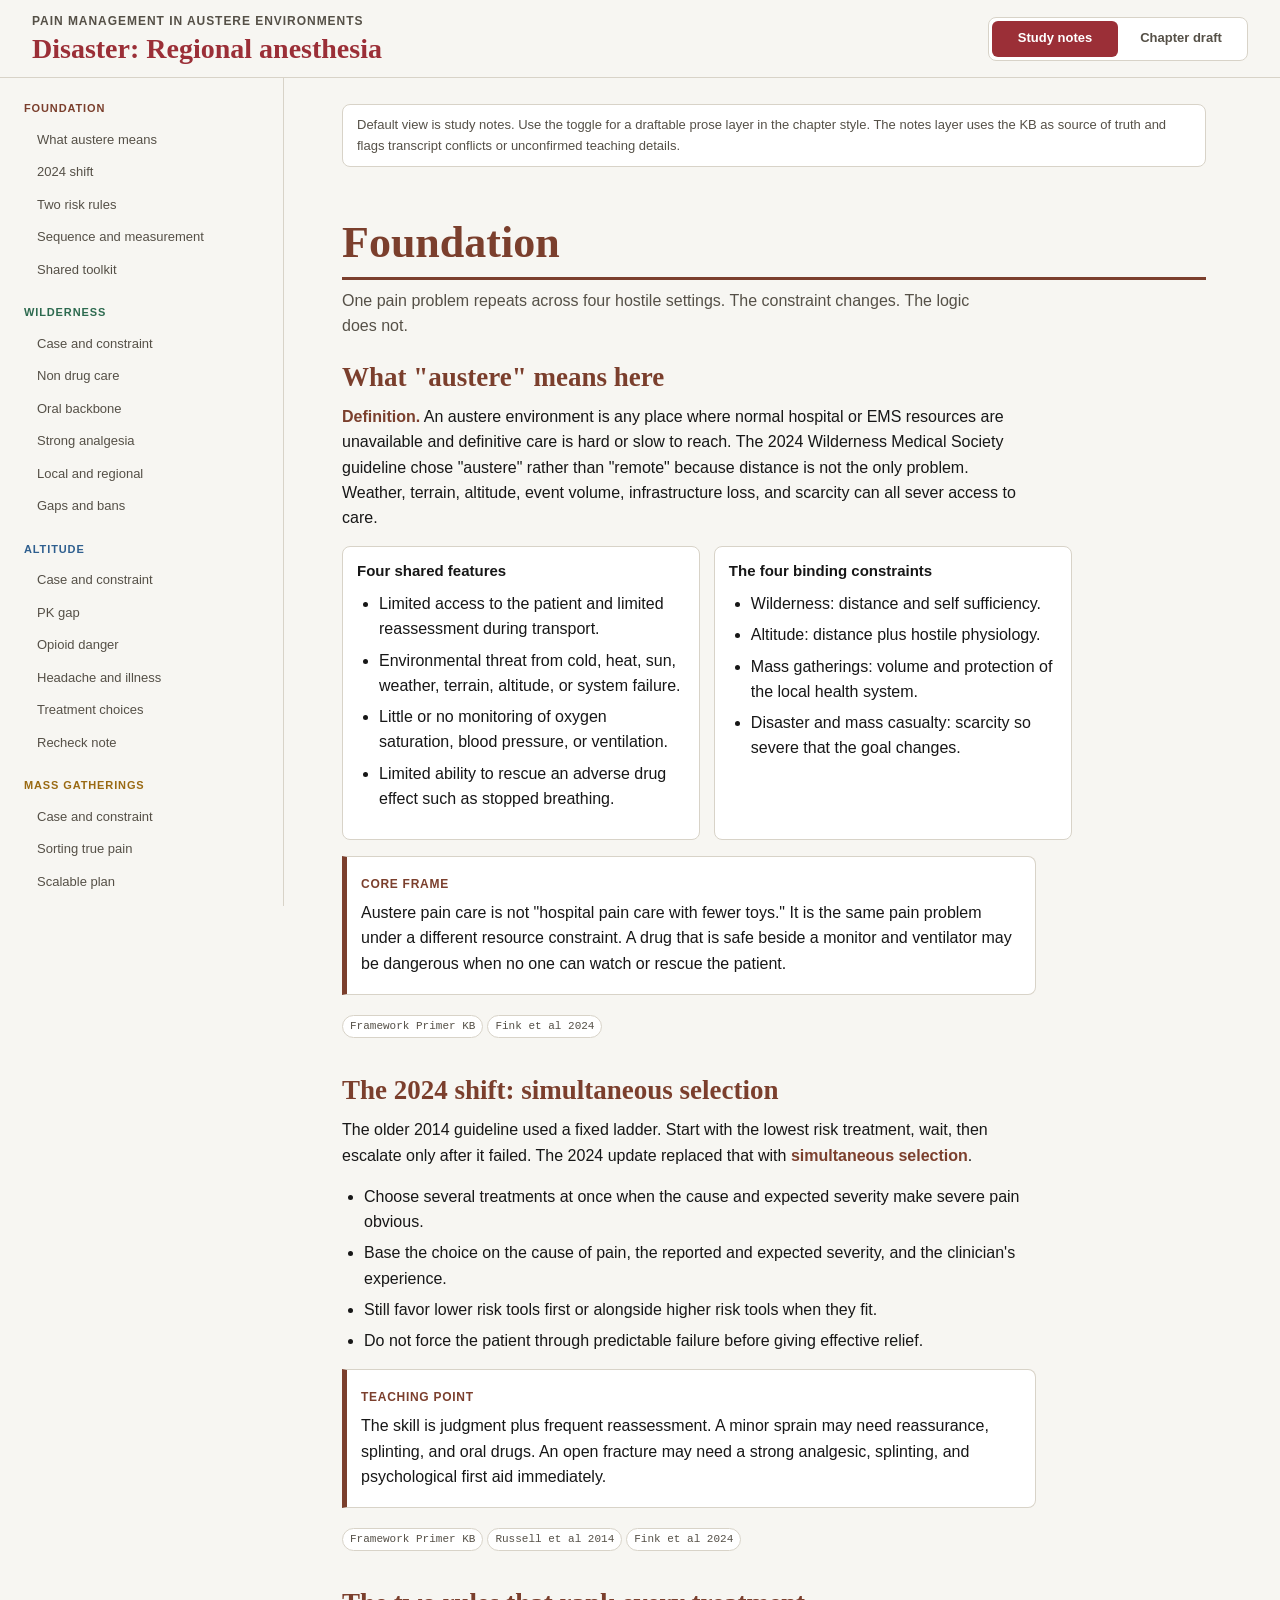
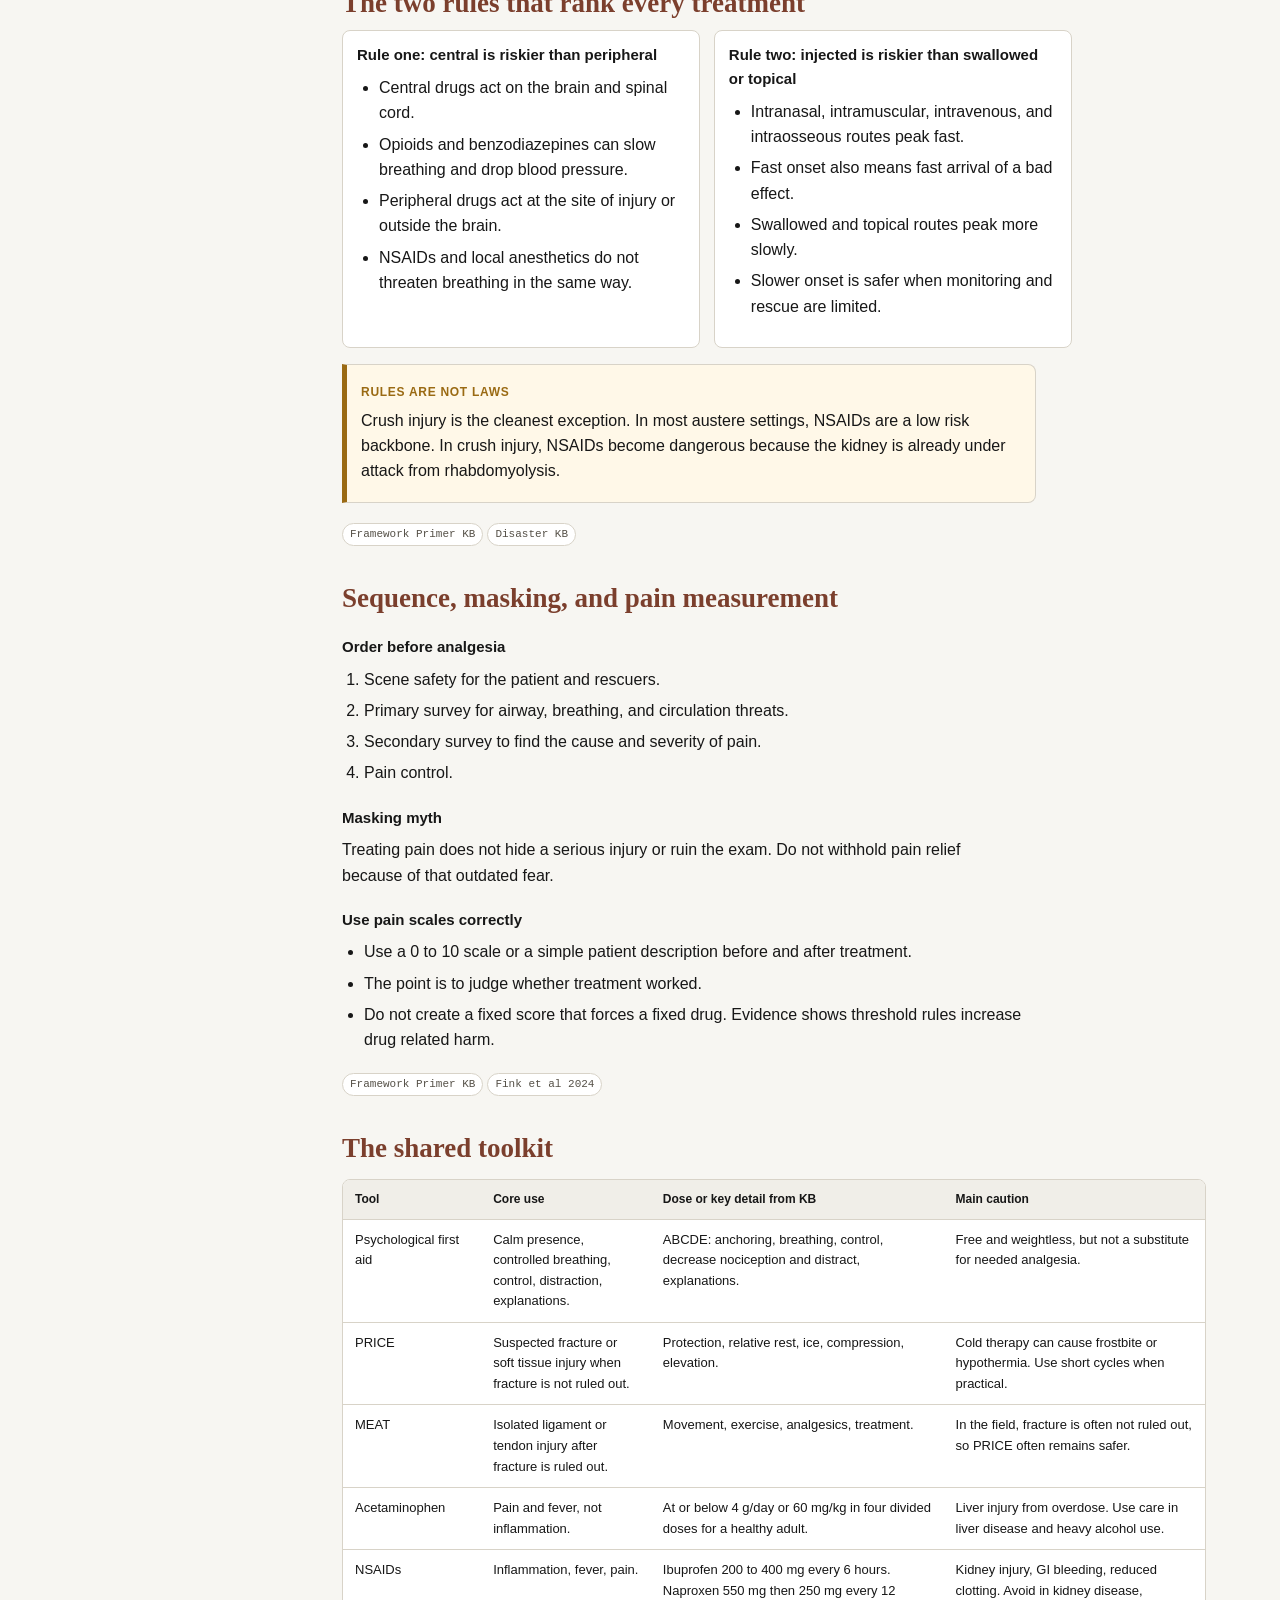
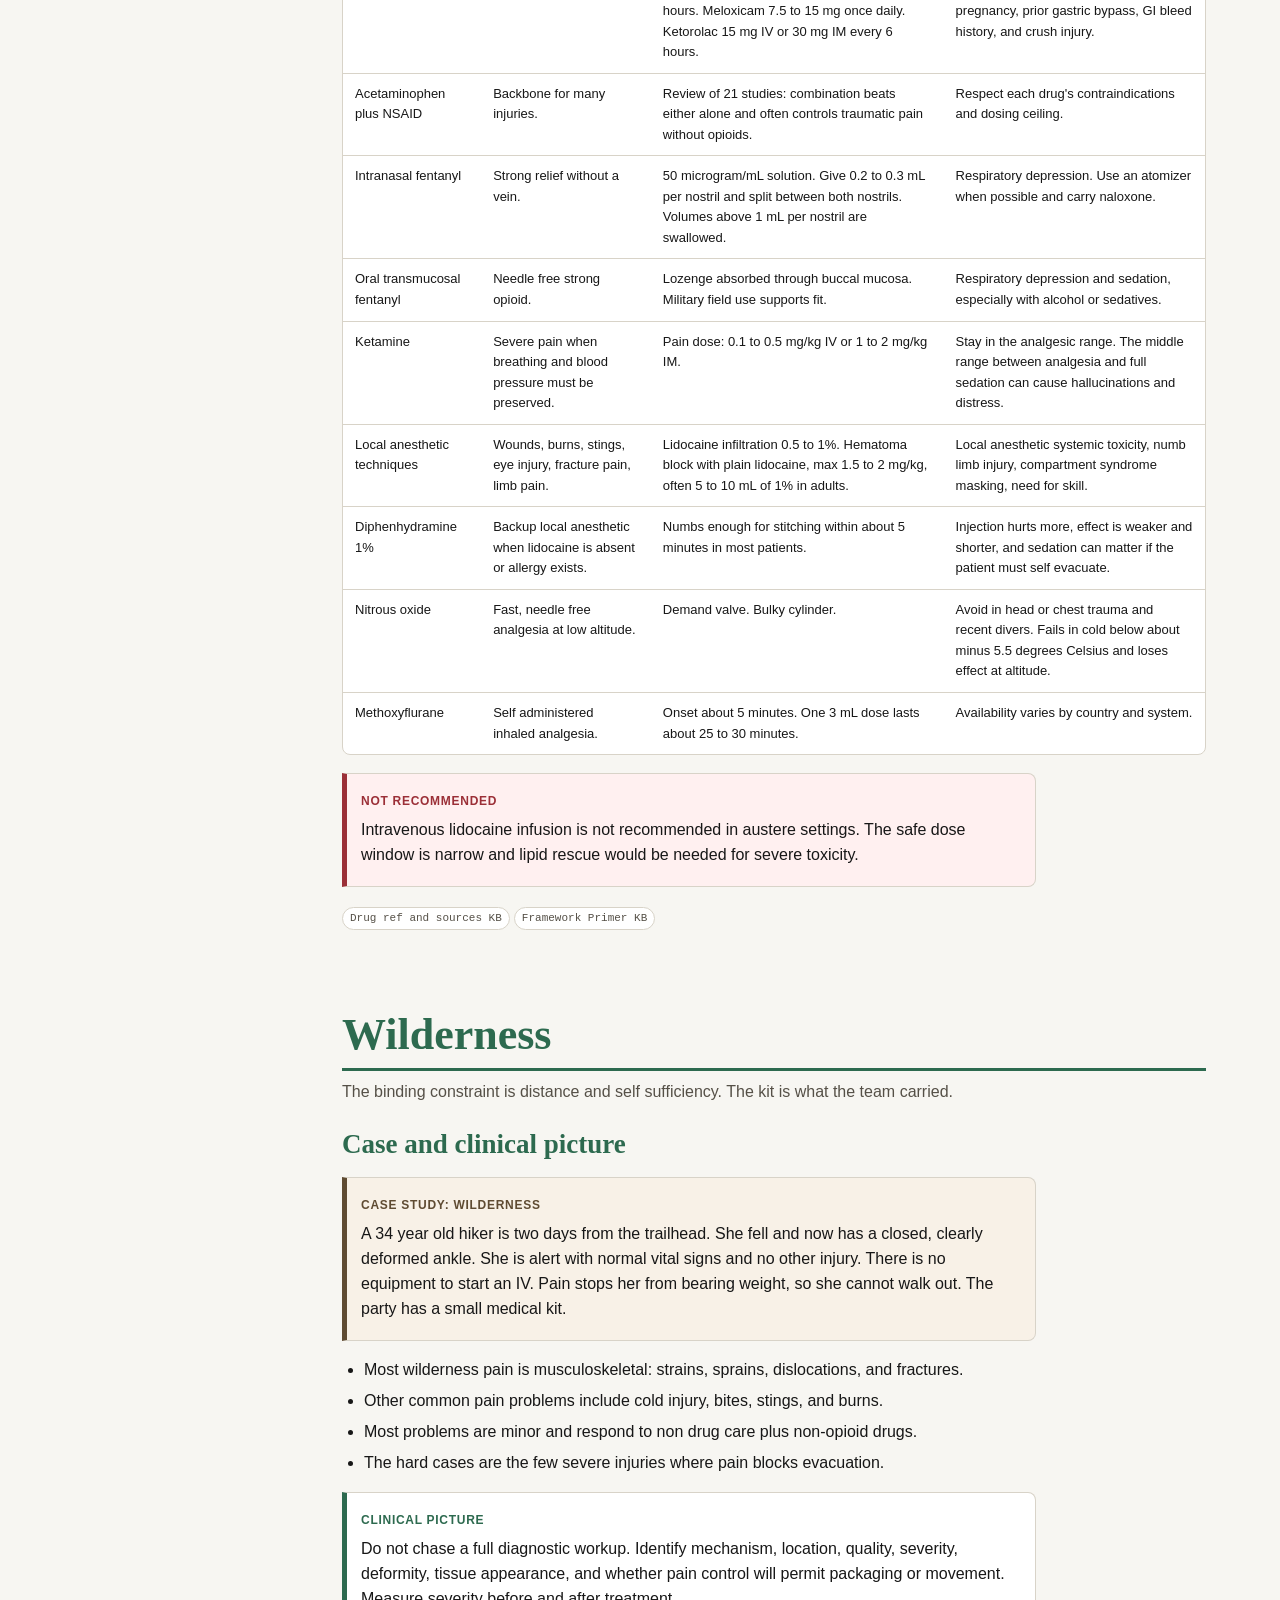
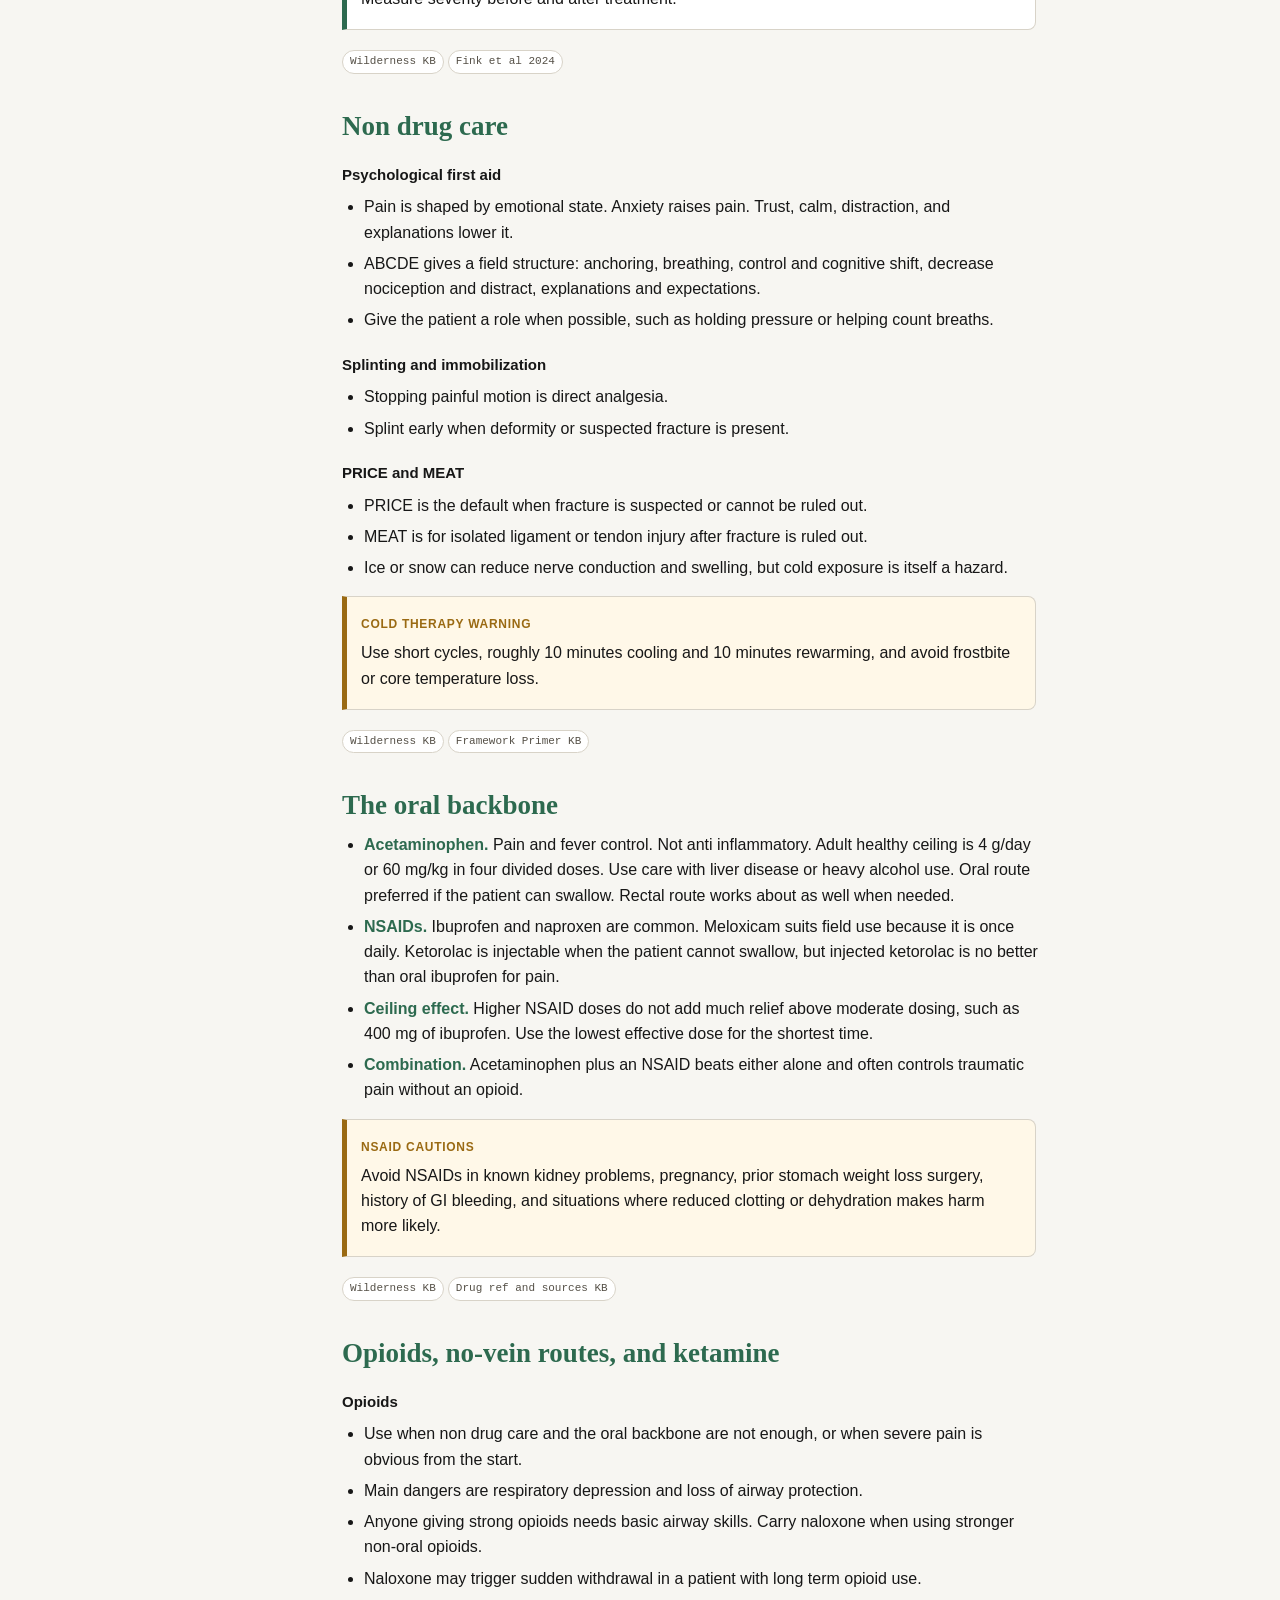
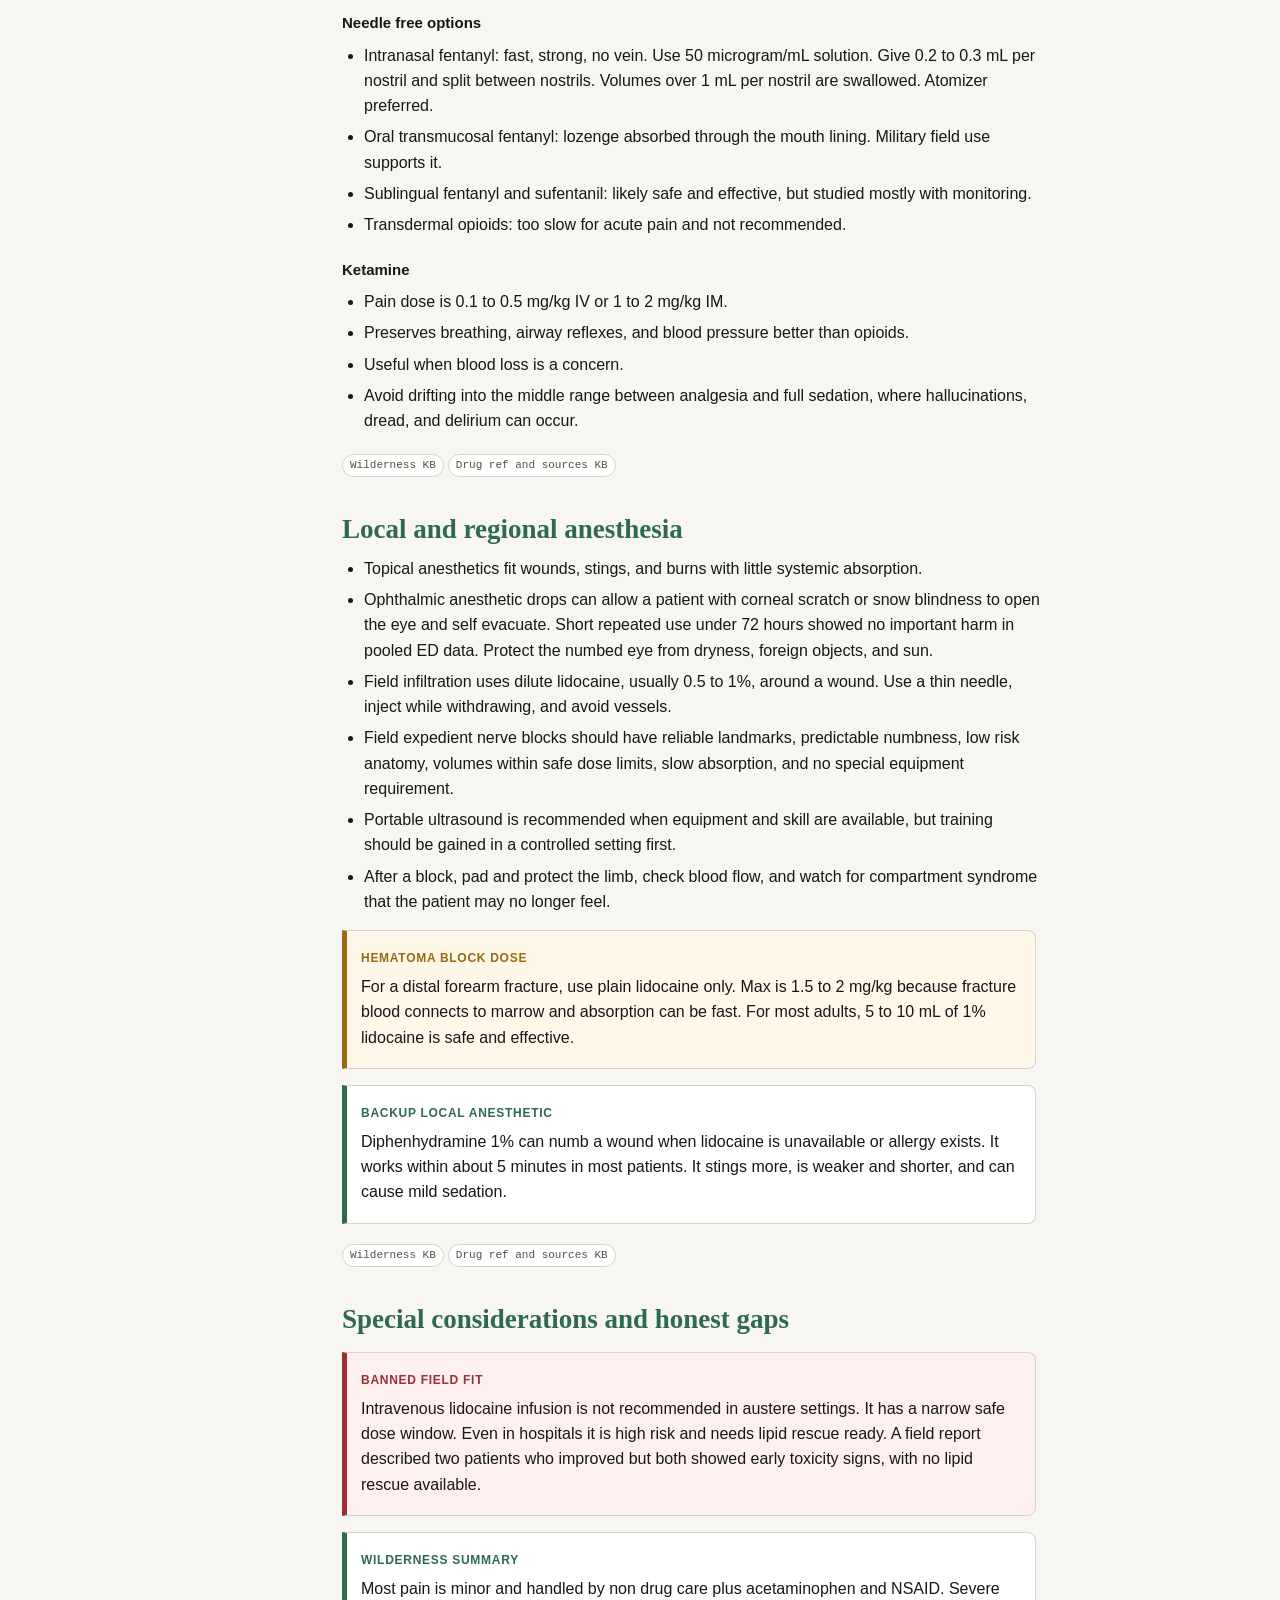
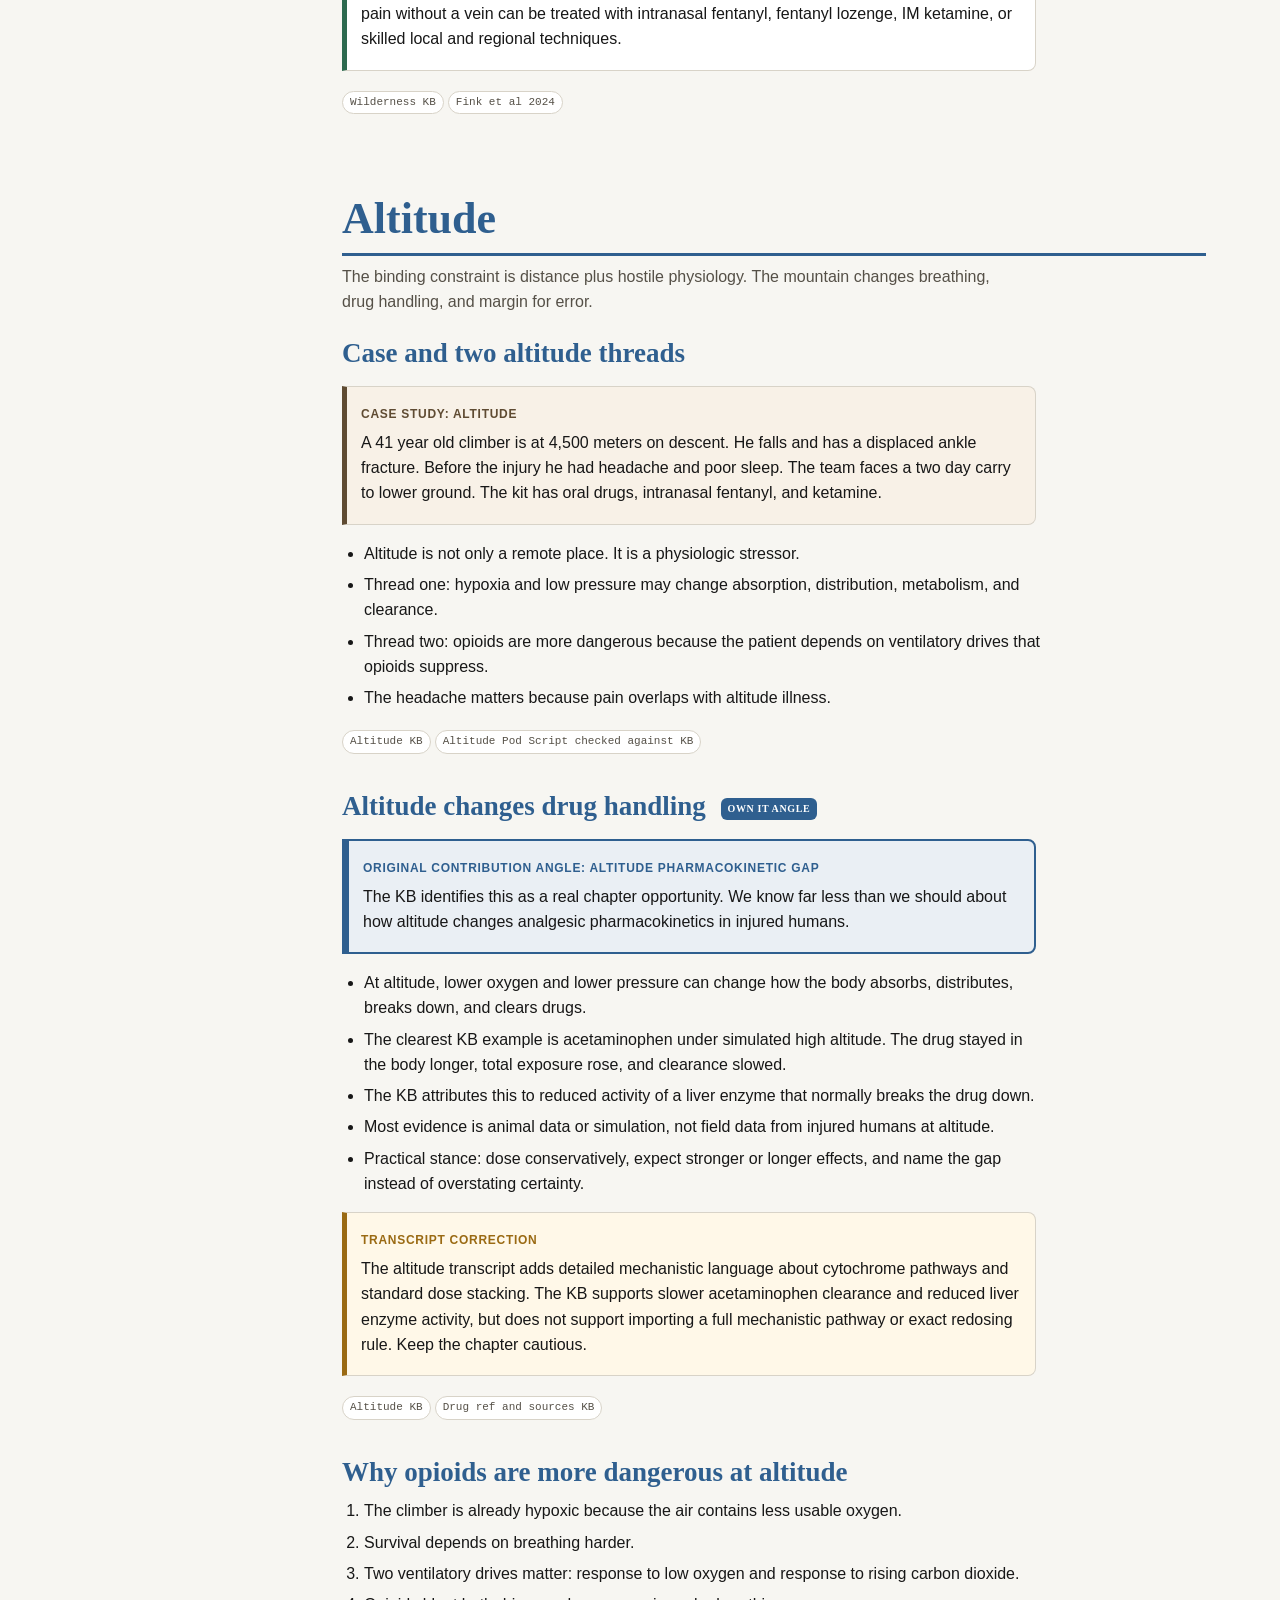
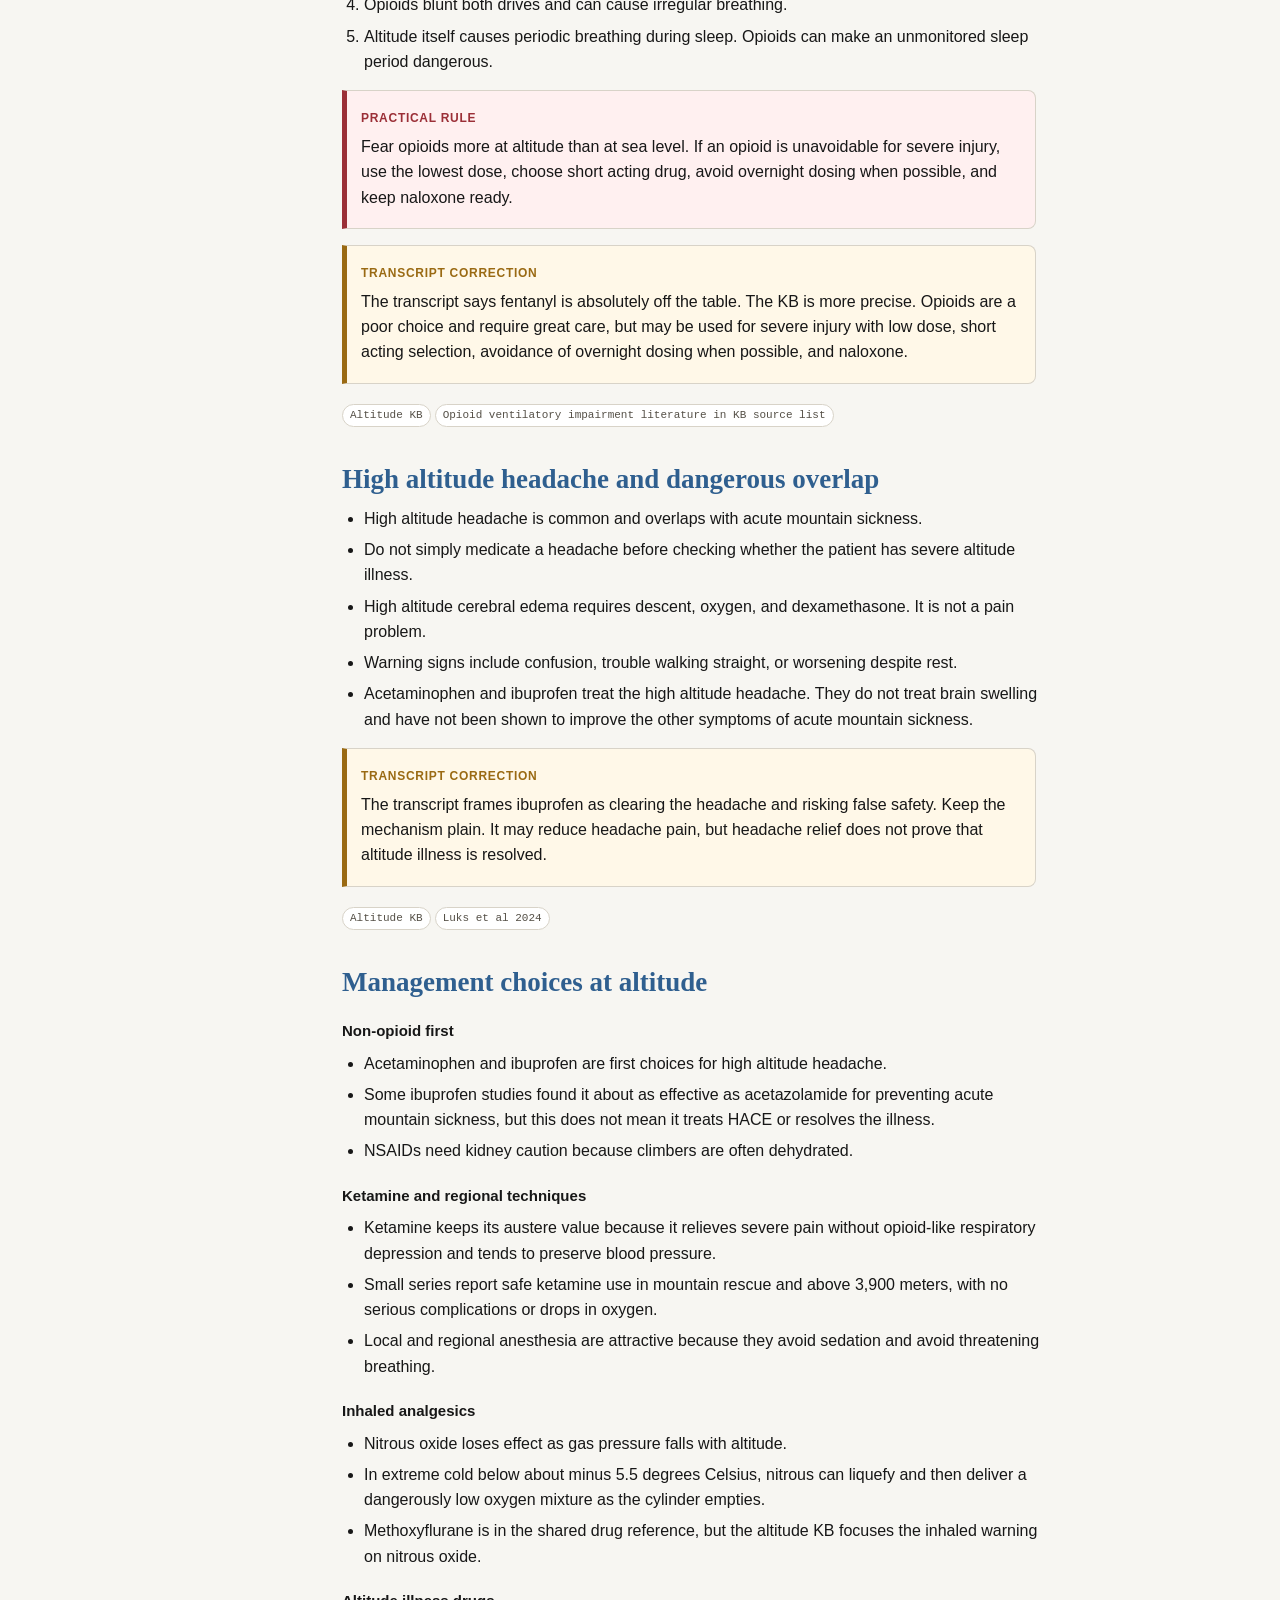
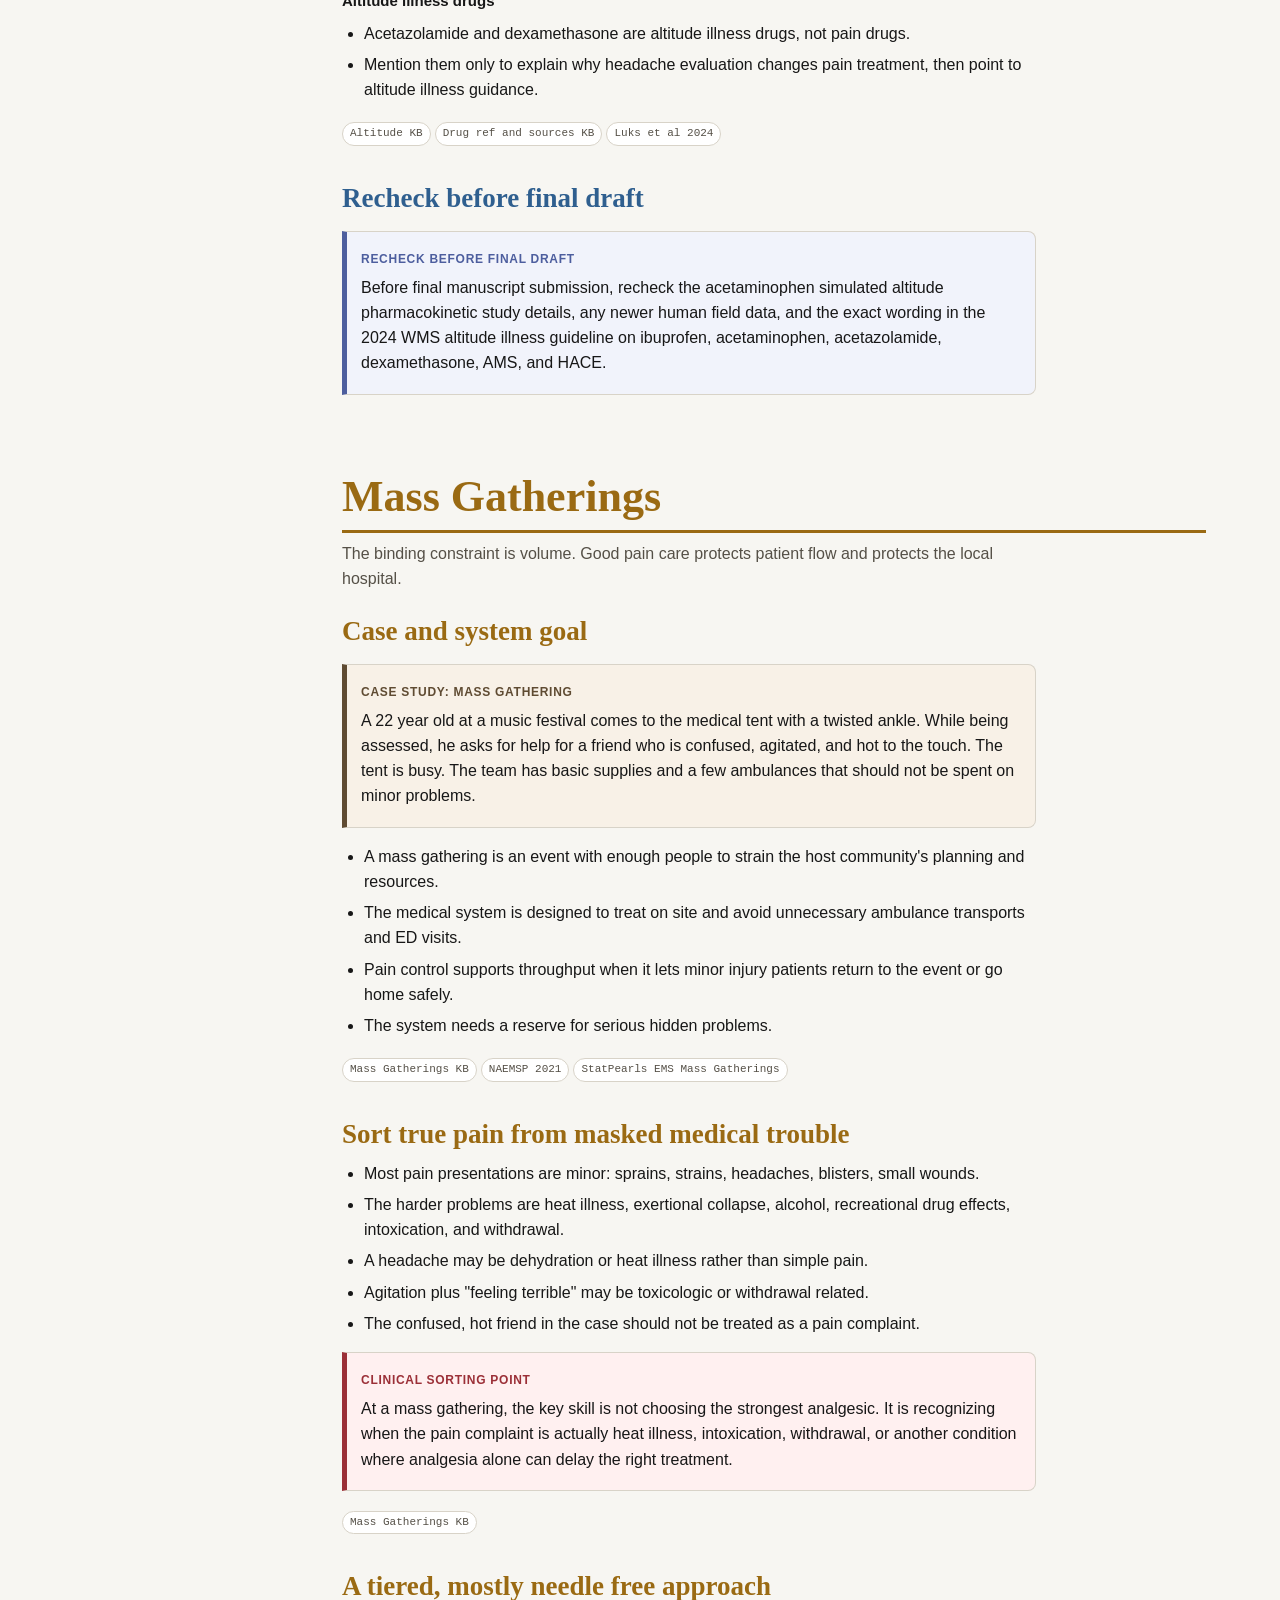
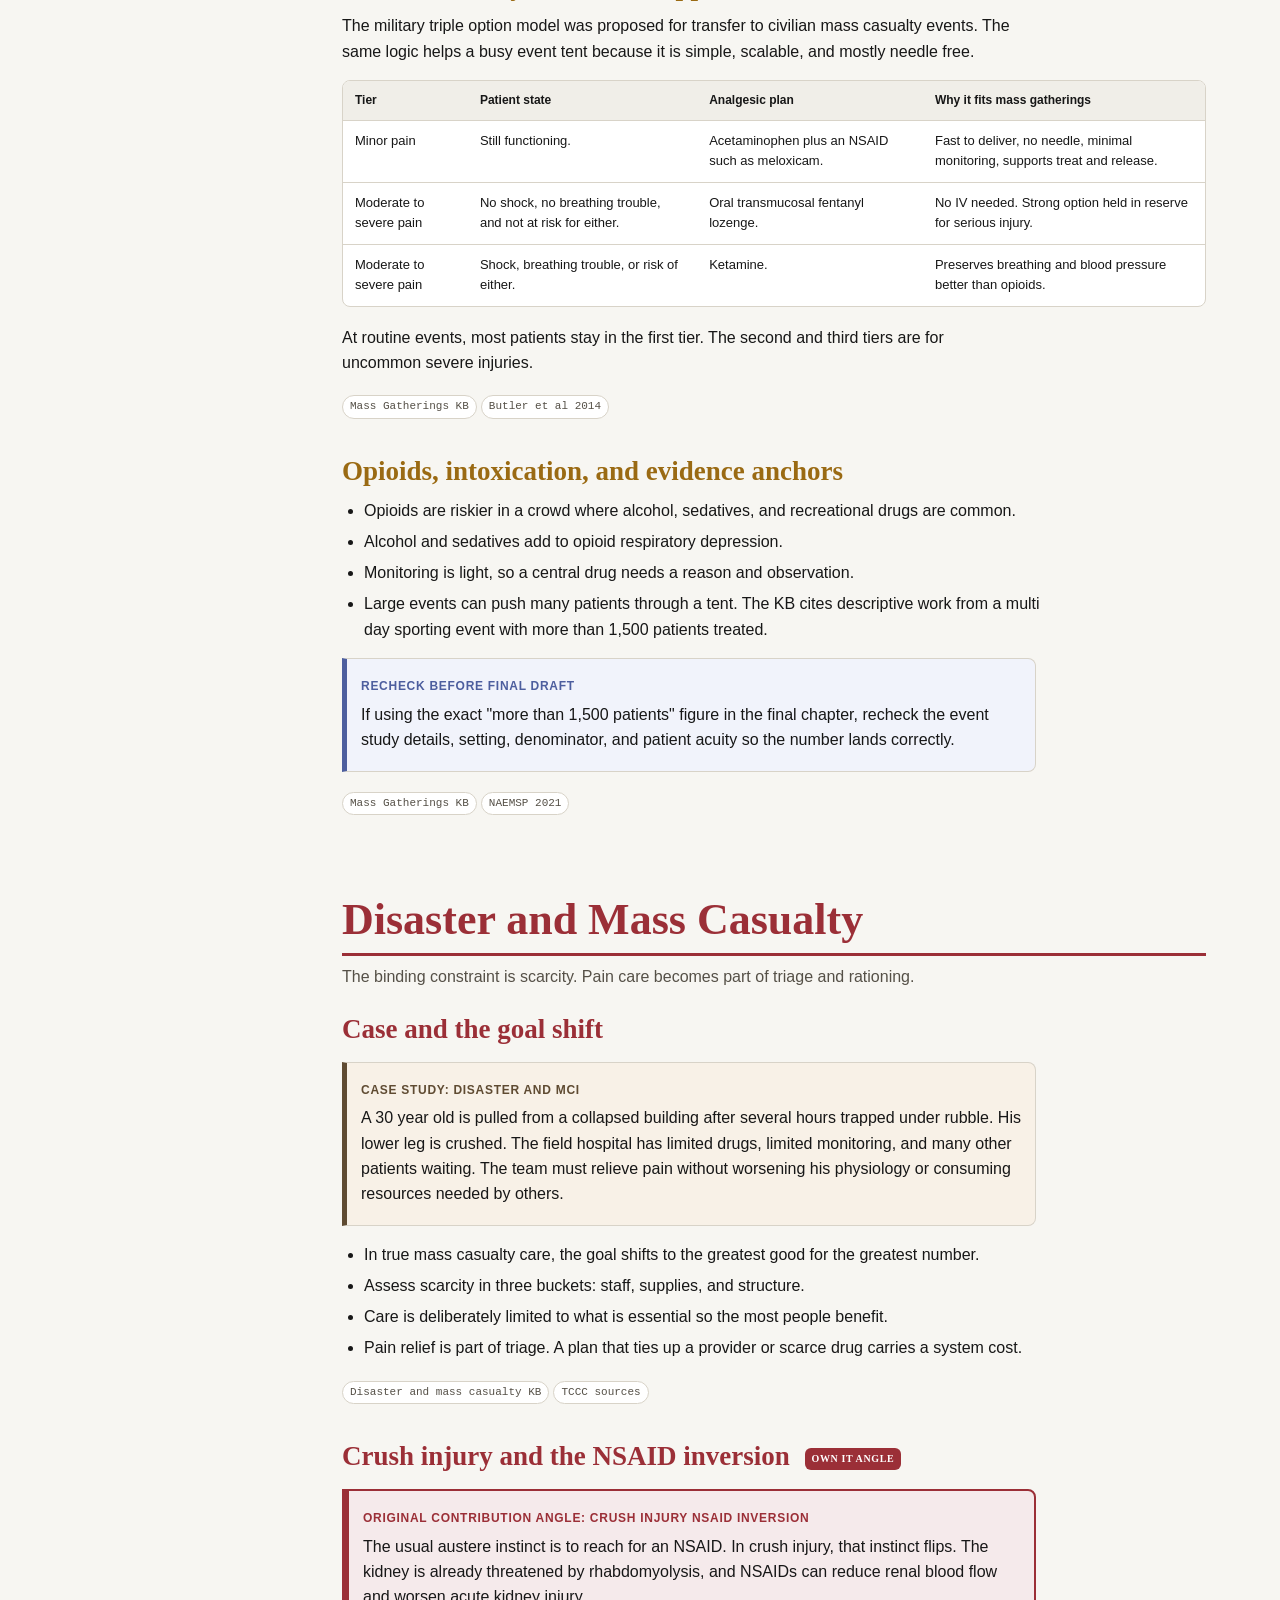
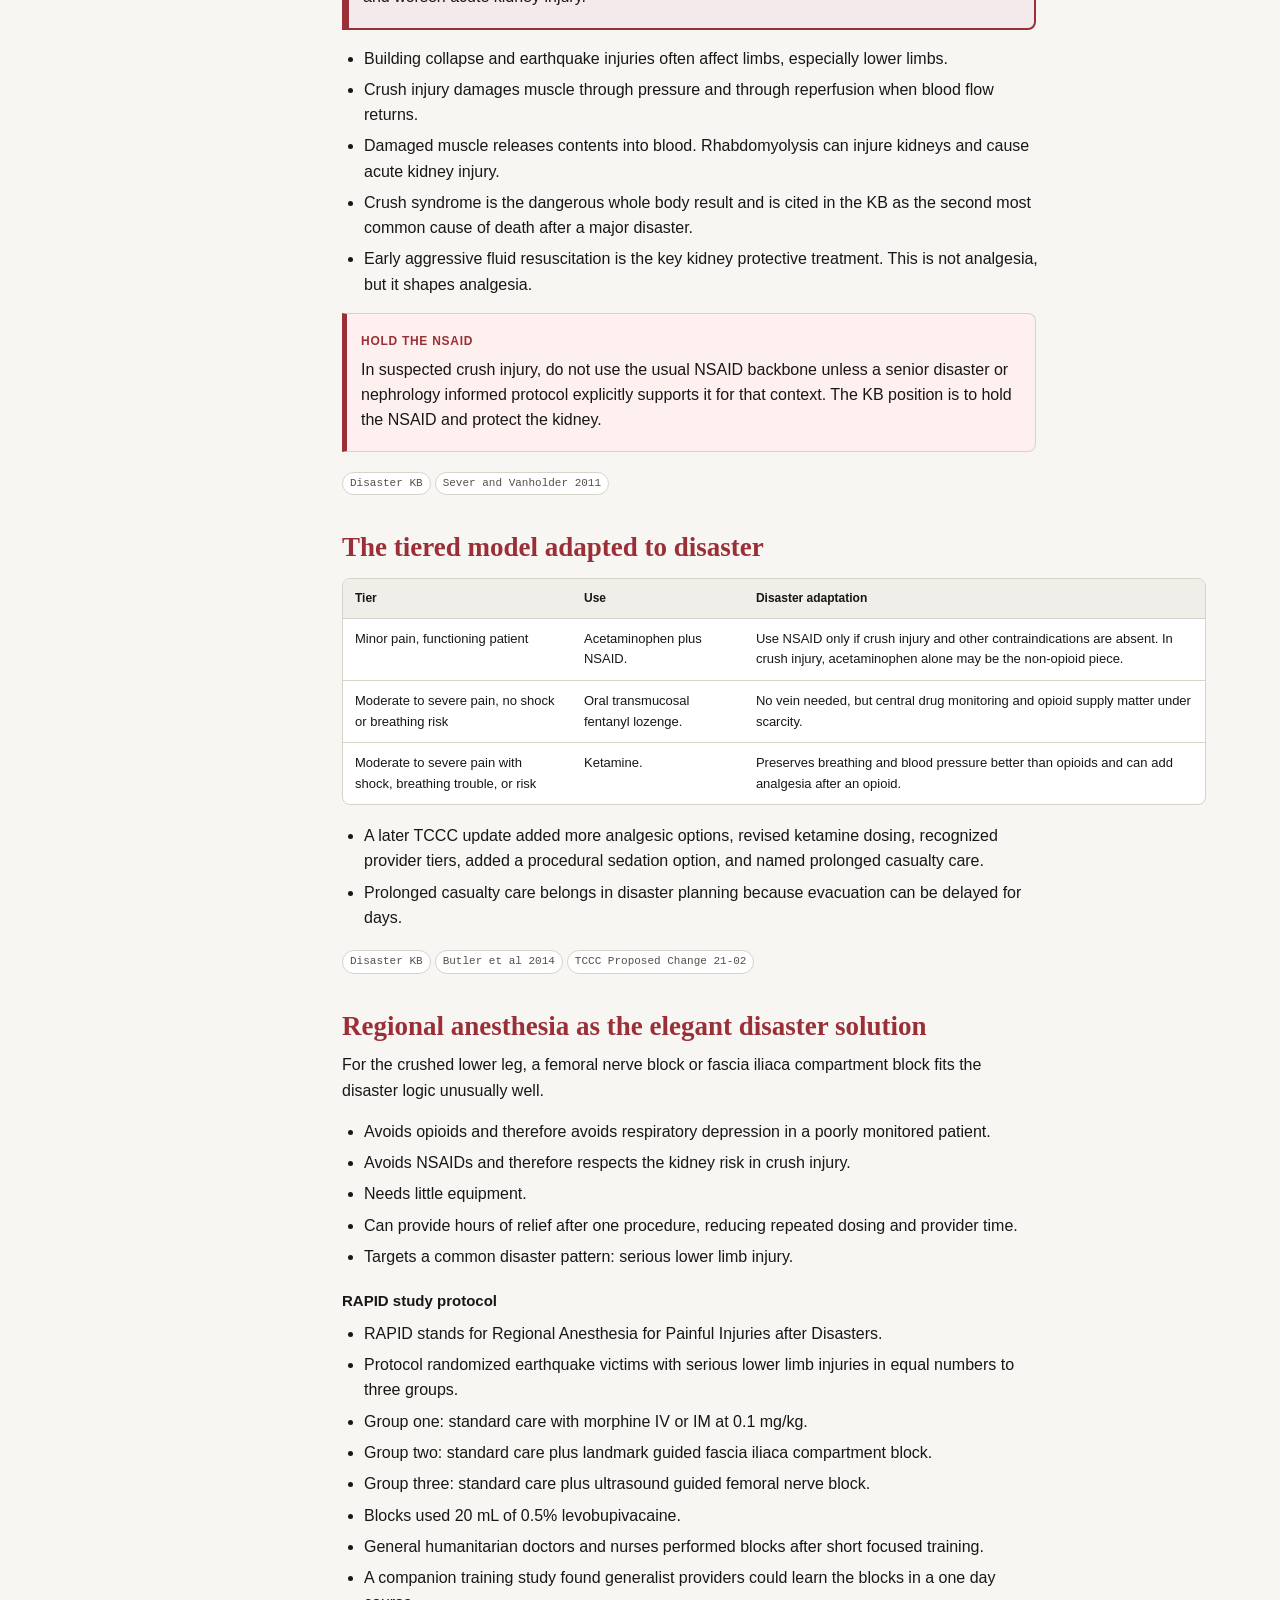
<file: austere-pain-study-site/index.html>
<!doctype html>
<html lang="en">
<head>
  <meta charset="utf-8">
  <meta name="viewport" content="width=device-width, initial-scale=1">
  <title>Austere Pain Study Site</title>
  <link rel="stylesheet" href="styles.css">
</head>
<body class="notes-mode">
  <header class="app-header">
    <div class="header-copy">
      <p class="header-kicker">Pain Management in Austere Environments</p>
      <h1 class="current-title" data-current-title>Foundation: What austere means</h1>
    </div>
    <div class="header-actions">
      <button class="icon-button" type="button" aria-label="Open table of contents" aria-expanded="false" data-menu-button>
        <svg viewBox="0 0 24 24" aria-hidden="true">
          <path d="M4 7h16M4 12h16M4 17h16" fill="none" stroke="currentColor" stroke-width="2" stroke-linecap="round"></path>
        </svg>
      </button>
      <div class="view-toggle" aria-label="Reading mode">
        <button type="button" data-mode="notes" aria-pressed="true">Study notes</button>
        <button type="button" data-mode="draft" aria-pressed="false">Chapter draft</button>
      </div>
    </div>
  </header>

  <div class="layout">
    <nav class="sidebar" aria-label="Table of contents">
      <div class="toc-group" style="--section-accent: var(--foundation)">
        <p class="toc-heading">Foundation</p>
        <a class="toc-link" href="#foundation-austere">What austere means</a>
        <a class="toc-link" href="#foundation-shift">2024 shift</a>
        <a class="toc-link" href="#foundation-risk">Two risk rules</a>
        <a class="toc-link" href="#foundation-sequence">Sequence and measurement</a>
        <a class="toc-link" href="#foundation-toolkit">Shared toolkit</a>
      </div>
      <div class="toc-group" style="--section-accent: var(--wilderness)">
        <p class="toc-heading">Wilderness</p>
        <a class="toc-link" href="#wilderness-case">Case and constraint</a>
        <a class="toc-link" href="#wilderness-foundation">Non drug care</a>
        <a class="toc-link" href="#wilderness-drugs">Oral backbone</a>
        <a class="toc-link" href="#wilderness-strong">Strong analgesia</a>
        <a class="toc-link" href="#wilderness-regional">Local and regional</a>
        <a class="toc-link" href="#wilderness-gaps">Gaps and bans</a>
      </div>
      <div class="toc-group" style="--section-accent: var(--altitude)">
        <p class="toc-heading">Altitude</p>
        <a class="toc-link" href="#altitude-case">Case and constraint</a>
        <a class="toc-link" href="#altitude-pk">PK gap</a>
        <a class="toc-link" href="#altitude-opioids">Opioid danger</a>
        <a class="toc-link" href="#altitude-headache">Headache and illness</a>
        <a class="toc-link" href="#altitude-plan">Treatment choices</a>
        <a class="toc-link" href="#altitude-recheck">Recheck note</a>
      </div>
      <div class="toc-group" style="--section-accent: var(--mass)">
        <p class="toc-heading">Mass Gatherings</p>
        <a class="toc-link" href="#mass-case">Case and constraint</a>
        <a class="toc-link" href="#mass-sorting">Sorting true pain</a>
        <a class="toc-link" href="#mass-plan">Scalable plan</a>
        <a class="toc-link" href="#mass-cautions">Crowd cautions</a>
      </div>
      <div class="toc-group" style="--section-accent: var(--disaster)">
        <p class="toc-heading">Disaster and MCI</p>
        <a class="toc-link" href="#disaster-case">Case and goal shift</a>
        <a class="toc-link" href="#disaster-crush">Crush injury</a>
        <a class="toc-link" href="#disaster-tiered">Tiered model</a>
        <a class="toc-link" href="#disaster-regional">Regional anesthesia</a>
        <a class="toc-link" href="#disaster-recheck">Recheck note</a>
      </div>
      <div class="toc-group">
        <p class="toc-heading">Back Matter</p>
        <a class="toc-link" href="#reconciliation">Transcript reconciliation</a>
        <a class="toc-link" href="#sources">Sources</a>
      </div>
    </nav>

    <main class="content">
      <p class="mode-note">
        Default view is study notes. Use the toggle for a draftable prose layer in the chapter style. The notes layer uses the KB as source of truth and flags transcript conflicts or unconfirmed teaching details.
      </p>

      <section class="section foundation">
        <h2 class="section-heading">Foundation</h2>
        <p class="section-intro">One pain problem repeats across four hostile settings. The constraint changes. The logic does not.</p>

        <article class="block" id="foundation-austere" data-title="Foundation: What austere means" data-accent="#7b3f2d">
          <h3>What "austere" means here</h3>
          <div class="notes-layer">
            <p><span class="key">Definition.</span> An austere environment is any place where normal hospital or EMS resources are unavailable and definitive care is hard or slow to reach. The 2024 Wilderness Medical Society guideline chose "austere" rather than "remote" because distance is not the only problem. Weather, terrain, altitude, event volume, infrastructure loss, and scarcity can all sever access to care.</p>
            <div class="grid-two">
              <div class="mini-card">
                <h4>Four shared features</h4>
                <ul>
                  <li>Limited access to the patient and limited reassessment during transport.</li>
                  <li>Environmental threat from cold, heat, sun, weather, terrain, altitude, or system failure.</li>
                  <li>Little or no monitoring of oxygen saturation, blood pressure, or ventilation.</li>
                  <li>Limited ability to rescue an adverse drug effect such as stopped breathing.</li>
                </ul>
              </div>
              <div class="mini-card">
                <h4>The four binding constraints</h4>
                <ul>
                  <li>Wilderness: distance and self sufficiency.</li>
                  <li>Altitude: distance plus hostile physiology.</li>
                  <li>Mass gatherings: volume and protection of the local health system.</li>
                  <li>Disaster and mass casualty: scarcity so severe that the goal changes.</li>
                </ul>
              </div>
            </div>
            <div class="callout">
              <p class="callout-title">Core frame</p>
              <p>Austere pain care is not "hospital pain care with fewer toys." It is the same pain problem under a different resource constraint. A drug that is safe beside a monitor and ventilator may be dangerous when no one can watch or rescue the patient.</p>
            </div>
            <p><span class="source-chip">Framework Primer KB</span><span class="source-chip">Fink et al 2024</span></p>
          </div>
          <div class="draft-layer">
            <p>An austere environment is any place where the resources of a hospital or normal EMS system are not available, and where definitive care is hard or slow to reach. The 2024 Wilderness Medical Society guideline uses the word "austere" on purpose. A patient does not need to be far away to be cut off from care. Bad weather, hard terrain, high altitude, a crowded event, or a damaged local system can make care unavailable even when the patient is close to a hospital.</p>
            <p>These settings share four features. The provider has limited access to the patient and limited ability to reassess during transport. The environment threatens the patient through cold, heat, sun, altitude, weather, or system failure. Monitoring is poor or absent, so the provider cannot watch oxygen levels or blood pressure closely. Rescue options are limited if treatment causes harm. A drug that is safe beside a monitor and a ventilator is not the same drug when no one can watch the patient breathe.</p>
            <p>The four settings in this chapter differ by the constraint that removes normal care. Wilderness care is limited by distance and self sufficiency. Altitude care adds hostile physiology that changes breathing and drug handling. Mass gathering care is limited by patient volume and by the need to protect the local hospital from overload. Disaster care is limited by scarcity so severe that the goal shifts from the best care for one person to the greatest good for the greatest number.</p>
          </div>
        </article>

        <article class="block" id="foundation-shift" data-title="Foundation: The 2024 shift" data-accent="#7b3f2d">
          <h3>The 2024 shift: simultaneous selection</h3>
          <div class="notes-layer">
            <p>The older 2014 guideline used a fixed ladder. Start with the lowest risk treatment, wait, then escalate only after it failed. The 2024 update replaced that with <span class="key">simultaneous selection</span>.</p>
            <ul>
              <li>Choose several treatments at once when the cause and expected severity make severe pain obvious.</li>
              <li>Base the choice on the cause of pain, the reported and expected severity, and the clinician's experience.</li>
              <li>Still favor lower risk tools first or alongside higher risk tools when they fit.</li>
              <li>Do not force the patient through predictable failure before giving effective relief.</li>
            </ul>
            <div class="callout">
              <p class="callout-title">Teaching point</p>
              <p>The skill is judgment plus frequent reassessment. A minor sprain may need reassurance, splinting, and oral drugs. An open fracture may need a strong analgesic, splinting, and psychological first aid immediately.</p>
            </div>
            <p><span class="source-chip">Framework Primer KB</span><span class="source-chip">Russell et al 2014</span><span class="source-chip">Fink et al 2024</span></p>
          </div>
          <div class="draft-layer">
            <p>The central change in the 2024 guideline is the move away from a fixed pain ladder. The older 2014 approach asked the provider to start with the lowest risk treatment, wait for it to fail, and then step up. That approach is too slow when the cause of pain already shows that the patient will need stronger relief.</p>
            <p>The 2024 guideline recommends simultaneous selection. The provider chooses treatments based on the cause of pain, the pain the patient reports, the pain the provider expects from the injury, and the provider's skill. This does not mean the provider ignores risk. It means the provider uses several tools at the same time when they fit the case. For an open fracture, the provider can give a strong analgesic, apply a splint, and use psychological first aid in the first minutes. The patient should not have to wait for a weak treatment to fail when failure is predictable.</p>
          </div>
        </article>

        <article class="block" id="foundation-risk" data-title="Foundation: Two risk rules" data-accent="#7b3f2d">
          <h3>The two rules that rank every treatment</h3>
          <div class="notes-layer">
            <div class="grid-two">
              <div class="mini-card">
                <h4>Rule one: central is riskier than peripheral</h4>
                <ul>
                  <li>Central drugs act on the brain and spinal cord.</li>
                  <li>Opioids and benzodiazepines can slow breathing and drop blood pressure.</li>
                  <li>Peripheral drugs act at the site of injury or outside the brain.</li>
                  <li>NSAIDs and local anesthetics do not threaten breathing in the same way.</li>
                </ul>
              </div>
              <div class="mini-card">
                <h4>Rule two: injected is riskier than swallowed or topical</h4>
                <ul>
                  <li>Intranasal, intramuscular, intravenous, and intraosseous routes peak fast.</li>
                  <li>Fast onset also means fast arrival of a bad effect.</li>
                  <li>Swallowed and topical routes peak more slowly.</li>
                  <li>Slower onset is safer when monitoring and rescue are limited.</li>
                </ul>
              </div>
            </div>
            <div class="callout warning">
              <p class="callout-title">Rules are not laws</p>
              <p>Crush injury is the cleanest exception. In most austere settings, NSAIDs are a low risk backbone. In crush injury, NSAIDs become dangerous because the kidney is already under attack from rhabdomyolysis.</p>
            </div>
            <p><span class="source-chip">Framework Primer KB</span><span class="source-chip">Disaster KB</span></p>
          </div>
          <div class="draft-layer">
            <p>Two rules rank the risk of each pain treatment. The first rule is that central drugs are riskier than peripheral drugs. Central drugs act on the brain and spinal cord. Opioids and benzodiazepines are the main examples. They can slow or stop breathing, and they can lower blood pressure. Peripheral drugs act at the injury site or outside the brain. NSAIDs and local anesthetics do not threaten breathing in the same way.</p>
            <p>The second rule is that injected routes are riskier than swallowed or topical routes. Intranasal, intramuscular, intravenous, and intraosseous drugs can reach peak blood levels quickly. That speed helps pain, but it also makes a bad effect arrive quickly. Swallowed and topical drugs work more slowly. That slower onset gives a wider margin when the provider cannot monitor the patient closely.</p>
            <p>These rules guide judgment. They do not replace it. Crush injury is the key exception. NSAIDs are usually a low risk backbone in austere care, but in crush injury they can worsen kidney injury. The provider must know when the usual ranking flips.</p>
          </div>
        </article>

        <article class="block" id="foundation-sequence" data-title="Foundation: Sequence and measurement" data-accent="#7b3f2d">
          <h3>Sequence, masking, and pain measurement</h3>
          <div class="notes-layer">
            <h4>Order before analgesia</h4>
            <ol>
              <li>Scene safety for the patient and rescuers.</li>
              <li>Primary survey for airway, breathing, and circulation threats.</li>
              <li>Secondary survey to find the cause and severity of pain.</li>
              <li>Pain control.</li>
            </ol>
            <h4>Masking myth</h4>
            <p>Treating pain does not hide a serious injury or ruin the exam. Do not withhold pain relief because of that outdated fear.</p>
            <h4>Use pain scales correctly</h4>
            <ul>
              <li>Use a 0 to 10 scale or a simple patient description before and after treatment.</li>
              <li>The point is to judge whether treatment worked.</li>
              <li>Do not create a fixed score that forces a fixed drug. Evidence shows threshold rules increase drug related harm.</li>
            </ul>
            <p><span class="source-chip">Framework Primer KB</span><span class="source-chip">Fink et al 2024</span></p>
          </div>
          <div class="draft-layer">
            <p>Pain control is never the first task. The provider first makes the scene safe for the patient and the rescuers. Then the provider completes the primary survey and treats immediate threats to airway, breathing, and circulation. Next comes the secondary survey, which identifies the cause and severity of pain. Only then does the provider build the pain plan.</p>
            <p>One old concern should not guide care. Pain relief does not hide a serious injury or ruin the exam. The provider should not withhold analgesia because of that fear.</p>
            <p>The provider should measure pain before and after treatment. A 0 to 10 scale is acceptable, and a simple description from the patient is also useful. The purpose is to decide whether the treatment worked. The scale should not force a specific drug at a specific number. Threshold rules increase drug related harm because they replace judgment with a number.</p>
          </div>
        </article>

        <article class="block" id="foundation-toolkit" data-title="Foundation: Shared toolkit" data-accent="#7b3f2d">
          <h3>The shared toolkit</h3>
          <div class="notes-layer">
            <div class="table-wrap">
              <table>
                <thead>
                  <tr>
                    <th>Tool</th>
                    <th>Core use</th>
                    <th>Dose or key detail from KB</th>
                    <th>Main caution</th>
                  </tr>
                </thead>
                <tbody>
                  <tr>
                    <td>Psychological first aid</td>
                    <td>Calm presence, controlled breathing, control, distraction, explanations.</td>
                    <td>ABCDE: anchoring, breathing, control, decrease nociception and distract, explanations.</td>
                    <td>Free and weightless, but not a substitute for needed analgesia.</td>
                  </tr>
                  <tr>
                    <td>PRICE</td>
                    <td>Suspected fracture or soft tissue injury when fracture is not ruled out.</td>
                    <td>Protection, relative rest, ice, compression, elevation.</td>
                    <td>Cold therapy can cause frostbite or hypothermia. Use short cycles when practical.</td>
                  </tr>
                  <tr>
                    <td>MEAT</td>
                    <td>Isolated ligament or tendon injury after fracture is ruled out.</td>
                    <td>Movement, exercise, analgesics, treatment.</td>
                    <td>In the field, fracture is often not ruled out, so PRICE often remains safer.</td>
                  </tr>
                  <tr>
                    <td>Acetaminophen</td>
                    <td>Pain and fever, not inflammation.</td>
                    <td>At or below 4 g/day or 60 mg/kg in four divided doses for a healthy adult.</td>
                    <td>Liver injury from overdose. Use care in liver disease and heavy alcohol use.</td>
                  </tr>
                  <tr>
                    <td>NSAIDs</td>
                    <td>Inflammation, fever, pain.</td>
                    <td>Ibuprofen 200 to 400 mg every 6 hours. Naproxen 550 mg then 250 mg every 12 hours. Meloxicam 7.5 to 15 mg once daily. Ketorolac 15 mg IV or 30 mg IM every 6 hours.</td>
                    <td>Kidney injury, GI bleeding, reduced clotting. Avoid in kidney disease, pregnancy, prior gastric bypass, GI bleed history, and crush injury.</td>
                  </tr>
                  <tr>
                    <td>Acetaminophen plus NSAID</td>
                    <td>Backbone for many injuries.</td>
                    <td>Review of 21 studies: combination beats either alone and often controls traumatic pain without opioids.</td>
                    <td>Respect each drug's contraindications and dosing ceiling.</td>
                  </tr>
                  <tr>
                    <td>Intranasal fentanyl</td>
                    <td>Strong relief without a vein.</td>
                    <td>50 microgram/mL solution. Give 0.2 to 0.3 mL per nostril and split between both nostrils. Volumes above 1 mL per nostril are swallowed.</td>
                    <td>Respiratory depression. Use an atomizer when possible and carry naloxone.</td>
                  </tr>
                  <tr>
                    <td>Oral transmucosal fentanyl</td>
                    <td>Needle free strong opioid.</td>
                    <td>Lozenge absorbed through buccal mucosa. Military field use supports fit.</td>
                    <td>Respiratory depression and sedation, especially with alcohol or sedatives.</td>
                  </tr>
                  <tr>
                    <td>Ketamine</td>
                    <td>Severe pain when breathing and blood pressure must be preserved.</td>
                    <td>Pain dose: 0.1 to 0.5 mg/kg IV or 1 to 2 mg/kg IM.</td>
                    <td>Stay in the analgesic range. The middle range between analgesia and full sedation can cause hallucinations and distress.</td>
                  </tr>
                  <tr>
                    <td>Local anesthetic techniques</td>
                    <td>Wounds, burns, stings, eye injury, fracture pain, limb pain.</td>
                    <td>Lidocaine infiltration 0.5 to 1%. Hematoma block with plain lidocaine, max 1.5 to 2 mg/kg, often 5 to 10 mL of 1% in adults.</td>
                    <td>Local anesthetic systemic toxicity, numb limb injury, compartment syndrome masking, need for skill.</td>
                  </tr>
                  <tr>
                    <td>Diphenhydramine 1%</td>
                    <td>Backup local anesthetic when lidocaine is absent or allergy exists.</td>
                    <td>Numbs enough for stitching within about 5 minutes in most patients.</td>
                    <td>Injection hurts more, effect is weaker and shorter, and sedation can matter if the patient must self evacuate.</td>
                  </tr>
                  <tr>
                    <td>Nitrous oxide</td>
                    <td>Fast, needle free analgesia at low altitude.</td>
                    <td>Demand valve. Bulky cylinder.</td>
                    <td>Avoid in head or chest trauma and recent divers. Fails in cold below about minus 5.5 degrees Celsius and loses effect at altitude.</td>
                  </tr>
                  <tr>
                    <td>Methoxyflurane</td>
                    <td>Self administered inhaled analgesia.</td>
                    <td>Onset about 5 minutes. One 3 mL dose lasts about 25 to 30 minutes.</td>
                    <td>Availability varies by country and system.</td>
                  </tr>
                </tbody>
              </table>
            </div>
            <div class="callout danger">
              <p class="callout-title">Not recommended</p>
              <p>Intravenous lidocaine infusion is not recommended in austere settings. The safe dose window is narrow and lipid rescue would be needed for severe toxicity.</p>
            </div>
            <p><span class="source-chip">Drug ref and sources KB</span><span class="source-chip">Framework Primer KB</span></p>
          </div>
          <div class="draft-layer">
            <p>The toolkit begins with non drug care. Psychological first aid lowers anxiety and gives the patient control. Splinting and immobilization stop painful movement. PRICE remains the default when fracture is possible, because it protects the limb and limits swelling. MEAT can fit a soft tissue injury only when fracture is ruled out.</p>
            <p>Acetaminophen and NSAIDs form the drug backbone. Acetaminophen reduces pain and fever but does not treat inflammation. A healthy adult should receive no more than 4 grams per day, or 60 milligrams per kilogram in four divided doses. NSAIDs reduce inflammation and pain, but they can injure the kidney, irritate the stomach, increase bleeding risk, and become dangerous in crush injury. The combination of acetaminophen and an NSAID is often stronger than either drug alone and can control traumatic pain without an opioid.</p>
            <p>Opioids remain useful when pain is severe, but they bring respiratory risk. Intranasal fentanyl gives strong relief without a vein when the provider uses small volumes and splits the dose between the nostrils. Oral transmucosal fentanyl gives a needle free buccal route. Transdermal opioids do not fit acute pain because they work too slowly.</p>
            <p>Ketamine is the austere workhorse for severe pain. At a pain dose of 0.1 to 0.5 milligrams per kilogram into a vein, or 1 to 2 milligrams per kilogram into muscle, it relieves pain while preserving breathing and blood pressure. Local and regional anesthesia can provide strong relief without sedation, but the provider must know the anatomy, protect the numbed limb, and watch for local anesthetic toxicity. Intravenous lidocaine infusion does not fit the field because the safety margin is narrow and lipid rescue is usually unavailable.</p>
          </div>
        </article>
      </section>

      <section class="section wilderness">
        <h2 class="section-heading">Wilderness</h2>
        <p class="section-intro">The binding constraint is distance and self sufficiency. The kit is what the team carried.</p>

        <article class="block" id="wilderness-case" data-title="Wilderness: Case and constraint" data-accent="#2d6a4f">
          <h3>Case and clinical picture</h3>
          <div class="notes-layer">
            <div class="callout case">
              <p class="callout-title">Case study: wilderness</p>
              <p>A 34 year old hiker is two days from the trailhead. She fell and now has a closed, clearly deformed ankle. She is alert with normal vital signs and no other injury. There is no equipment to start an IV. Pain stops her from bearing weight, so she cannot walk out. The party has a small medical kit.</p>
            </div>
            <ul>
              <li>Most wilderness pain is musculoskeletal: strains, sprains, dislocations, and fractures.</li>
              <li>Other common pain problems include cold injury, bites, stings, and burns.</li>
              <li>Most problems are minor and respond to non drug care plus non-opioid drugs.</li>
              <li>The hard cases are the few severe injuries where pain blocks evacuation.</li>
            </ul>
            <div class="callout">
              <p class="callout-title">Clinical picture</p>
              <p>Do not chase a full diagnostic workup. Identify mechanism, location, quality, severity, deformity, tissue appearance, and whether pain control will permit packaging or movement. Measure severity before and after treatment.</p>
            </div>
            <p><span class="source-chip">Wilderness KB</span><span class="source-chip">Fink et al 2024</span></p>
          </div>
          <div class="draft-layer">
            <p>The wilderness constraint is distance and self sufficiency. The patient may be days from definitive care, and the medical system is limited to what the team carried.</p>
            <p>A 34 year old hiker is two days from the trailhead. She falls and now has a closed but clearly deformed ankle. She is alert, her vital signs are normal, and there is no other injury. The team has no equipment to start an intravenous line. Her pain stops her from bearing weight, so she cannot walk out. The party has only a small medical kit.</p>
            <p>This case shows the central wilderness problem. The provider must relieve severe pain well enough to permit evacuation, without monitoring, without a vein, and with only portable tools. Most wilderness pain is musculoskeletal. Strains, sprains, dislocations, and fractures are common. Cold injury, bites, stings, and burns also occur. Most problems are minor and respond to non drug care plus non-opioid drugs. The hard cases are the severe injuries where pain blocks rescue.</p>
          </div>
        </article>

        <article class="block" id="wilderness-foundation" data-title="Wilderness: Non drug care" data-accent="#2d6a4f">
          <h3>Non drug care</h3>
          <div class="notes-layer">
            <h4>Psychological first aid</h4>
            <ul>
              <li>Pain is shaped by emotional state. Anxiety raises pain. Trust, calm, distraction, and explanations lower it.</li>
              <li>ABCDE gives a field structure: anchoring, breathing, control and cognitive shift, decrease nociception and distract, explanations and expectations.</li>
              <li>Give the patient a role when possible, such as holding pressure or helping count breaths.</li>
            </ul>
            <h4>Splinting and immobilization</h4>
            <ul>
              <li>Stopping painful motion is direct analgesia.</li>
              <li>Splint early when deformity or suspected fracture is present.</li>
            </ul>
            <h4>PRICE and MEAT</h4>
            <ul>
              <li>PRICE is the default when fracture is suspected or cannot be ruled out.</li>
              <li>MEAT is for isolated ligament or tendon injury after fracture is ruled out.</li>
              <li>Ice or snow can reduce nerve conduction and swelling, but cold exposure is itself a hazard.</li>
            </ul>
            <div class="callout warning">
              <p class="callout-title">Cold therapy warning</p>
              <p>Use short cycles, roughly 10 minutes cooling and 10 minutes rewarming, and avoid frostbite or core temperature loss.</p>
            </div>
            <p><span class="source-chip">Wilderness KB</span><span class="source-chip">Framework Primer KB</span></p>
          </div>
          <div class="draft-layer">
            <p>The first wilderness treatment is not a drug. Psychological first aid matters because anxiety raises pain and calm lowers it. The provider anchors the patient, coaches slow breathing, gives the patient a small role, reduces the pain signal with other tools, distracts the patient, and explains each step before it happens. These actions reduce panic and make movement possible.</p>
            <p>Splinting is also analgesia. A broken or unstable limb hurts because movement pulls on injured tissue. Immobilization stops that movement. PRICE remains the default for suspected fracture because the provider often cannot rule out a fracture in the field. MEAT can fit a soft tissue injury only after fracture is excluded. Cold therapy may reduce pain and swelling, but in a cold environment the provider must use it carefully. Short cycles and a barrier protect the skin and the patient's core temperature.</p>
          </div>
        </article>

        <article class="block" id="wilderness-drugs" data-title="Wilderness: Oral backbone" data-accent="#2d6a4f">
          <h3>The oral backbone</h3>
          <div class="notes-layer">
            <ul>
              <li><span class="key">Acetaminophen.</span> Pain and fever control. Not anti inflammatory. Adult healthy ceiling is 4 g/day or 60 mg/kg in four divided doses. Use care with liver disease or heavy alcohol use. Oral route preferred if the patient can swallow. Rectal route works about as well when needed.</li>
              <li><span class="key">NSAIDs.</span> Ibuprofen and naproxen are common. Meloxicam suits field use because it is once daily. Ketorolac is injectable when the patient cannot swallow, but injected ketorolac is no better than oral ibuprofen for pain.</li>
              <li><span class="key">Ceiling effect.</span> Higher NSAID doses do not add much relief above moderate dosing, such as 400 mg of ibuprofen. Use the lowest effective dose for the shortest time.</li>
              <li><span class="key">Combination.</span> Acetaminophen plus an NSAID beats either alone and often controls traumatic pain without an opioid.</li>
            </ul>
            <div class="callout warning">
              <p class="callout-title">NSAID cautions</p>
              <p>Avoid NSAIDs in known kidney problems, pregnancy, prior stomach weight loss surgery, history of GI bleeding, and situations where reduced clotting or dehydration makes harm more likely.</p>
            </div>
            <p><span class="source-chip">Wilderness KB</span><span class="source-chip">Drug ref and sources KB</span></p>
          </div>
          <div class="draft-layer">
            <p>Acetaminophen and NSAIDs are the wilderness backbone. Acetaminophen reduces pain and fever but does not reduce inflammation. A healthy adult should receive no more than 4 grams per day, or 60 milligrams per kilogram in four divided doses. The provider should be careful in liver disease or heavy alcohol use.</p>
            <p>NSAIDs reduce inflammation and pain. Ibuprofen and naproxen are common oral choices. Meloxicam fits the field because it is dosed once daily. Ketorolac can be injected when the patient cannot swallow, but it does not relieve pain better than oral ibuprofen. NSAIDs have a ceiling effect, so higher doses add harm more than benefit. The provider should avoid them in kidney disease, pregnancy, prior stomach weight loss surgery, and a history of gastrointestinal bleeding.</p>
            <p>The combination of acetaminophen and an NSAID is stronger than either drug alone. For severe pain, the provider can give the first dose of each at the same time and then continue each on its own schedule. This often controls traumatic pain without an opioid.</p>
          </div>
        </article>

        <article class="block" id="wilderness-strong" data-title="Wilderness: Strong analgesia" data-accent="#2d6a4f">
          <h3>Opioids, no-vein routes, and ketamine</h3>
          <div class="notes-layer">
            <h4>Opioids</h4>
            <ul>
              <li>Use when non drug care and the oral backbone are not enough, or when severe pain is obvious from the start.</li>
              <li>Main dangers are respiratory depression and loss of airway protection.</li>
              <li>Anyone giving strong opioids needs basic airway skills. Carry naloxone when using stronger non-oral opioids.</li>
              <li>Naloxone may trigger sudden withdrawal in a patient with long term opioid use.</li>
            </ul>
            <h4>Needle free options</h4>
            <ul>
              <li>Intranasal fentanyl: fast, strong, no vein. Use 50 microgram/mL solution. Give 0.2 to 0.3 mL per nostril and split between nostrils. Volumes over 1 mL per nostril are swallowed. Atomizer preferred.</li>
              <li>Oral transmucosal fentanyl: lozenge absorbed through the mouth lining. Military field use supports it.</li>
              <li>Sublingual fentanyl and sufentanil: likely safe and effective, but studied mostly with monitoring.</li>
              <li>Transdermal opioids: too slow for acute pain and not recommended.</li>
            </ul>
            <h4>Ketamine</h4>
            <ul>
              <li>Pain dose is 0.1 to 0.5 mg/kg IV or 1 to 2 mg/kg IM.</li>
              <li>Preserves breathing, airway reflexes, and blood pressure better than opioids.</li>
              <li>Useful when blood loss is a concern.</li>
              <li>Avoid drifting into the middle range between analgesia and full sedation, where hallucinations, dread, and delirium can occur.</li>
            </ul>
            <p><span class="source-chip">Wilderness KB</span><span class="source-chip">Drug ref and sources KB</span></p>
          </div>
          <div class="draft-layer">
            <p>When non drug care and the oral backbone are not enough, the provider may need an opioid. The danger is slowed breathing and loss of the reflexes that protect the airway. A provider who gives a strong opioid should know basic airway support, and naloxone should be available when stronger non-oral opioids are used. Naloxone can cause sudden withdrawal in a patient who uses opioids long term.</p>
            <p>Intranasal fentanyl solves the no-vein problem. The provider should use a 50 microgram per milliliter solution, split the dose between both nostrils, and keep each nostril volume small. Volumes above 1 milliliter per nostril are swallowed rather than absorbed. An atomizer improves delivery. The oral transmucosal fentanyl lozenge is another needle free option. Sublingual fentanyl and sufentanil may work, but most studies used monitoring. Transdermal opioids do not fit acute field pain because they start too slowly.</p>
            <p>Ketamine is the strongest non-opioid systemic option in the kit. At 0.1 to 0.5 milligrams per kilogram into a vein, or 1 to 2 milligrams per kilogram into muscle, it relieves severe pain while preserving breathing and blood pressure. This makes it useful when blood loss is possible. The provider must stay in the pain dose range. The middle range between pain dosing and full sedation can cause hallucinations, fear, and delirium.</p>
          </div>
        </article>

        <article class="block" id="wilderness-regional" data-title="Wilderness: Local and regional anesthesia" data-accent="#2d6a4f">
          <h3>Local and regional anesthesia</h3>
          <div class="notes-layer">
            <ul>
              <li>Topical anesthetics fit wounds, stings, and burns with little systemic absorption.</li>
              <li>Ophthalmic anesthetic drops can allow a patient with corneal scratch or snow blindness to open the eye and self evacuate. Short repeated use under 72 hours showed no important harm in pooled ED data. Protect the numbed eye from dryness, foreign objects, and sun.</li>
              <li>Field infiltration uses dilute lidocaine, usually 0.5 to 1%, around a wound. Use a thin needle, inject while withdrawing, and avoid vessels.</li>
              <li>Field expedient nerve blocks should have reliable landmarks, predictable numbness, low risk anatomy, volumes within safe dose limits, slow absorption, and no special equipment requirement.</li>
              <li>Portable ultrasound is recommended when equipment and skill are available, but training should be gained in a controlled setting first.</li>
              <li>After a block, pad and protect the limb, check blood flow, and watch for compartment syndrome that the patient may no longer feel.</li>
            </ul>
            <div class="callout warning">
              <p class="callout-title">Hematoma block dose</p>
              <p>For a distal forearm fracture, use plain lidocaine only. Max is 1.5 to 2 mg/kg because fracture blood connects to marrow and absorption can be fast. For most adults, 5 to 10 mL of 1% lidocaine is safe and effective.</p>
            </div>
            <div class="callout">
              <p class="callout-title">Backup local anesthetic</p>
              <p>Diphenhydramine 1% can numb a wound when lidocaine is unavailable or allergy exists. It works within about 5 minutes in most patients. It stings more, is weaker and shorter, and can cause mild sedation.</p>
            </div>
            <p><span class="source-chip">Wilderness KB</span><span class="source-chip">Drug ref and sources KB</span></p>
          </div>
          <div class="draft-layer">
            <p>Local and regional anesthesia fit wilderness care because they relieve pain without sedation and without respiratory depression. Topical anesthetics can help wounds, stings, and burns. Short courses of ophthalmic anesthetic drops can help a patient with a corneal scratch or snow blindness open the eye and participate in evacuation. The provider must protect the numbed eye from dryness, grit, and sun.</p>
            <p>Local infiltration with dilute lidocaine can numb a wound for cleaning or repair. Field nerve blocks can be useful when they rely on clear landmarks, avoid high risk structures, and use drug volumes well within safe limits. Ultrasound improves many blocks when the provider has both the equipment and the skill. A numbed limb still needs protection. The patient cannot feel pressure injury, poor blood flow, or the early pain of compartment syndrome.</p>
            <p>A hematoma block is a special technique for a displaced distal forearm fracture. The provider injects plain lidocaine into the blood around the fracture. Because that blood communicates with the marrow, absorption can be fast. The maximum dose is 1.5 to 2 milligrams per kilogram, and 5 to 10 milliliters of 1% lidocaine works for most adults. If lidocaine is unavailable or the patient is allergic, 1% diphenhydramine can provide enough local anesthesia for wound care, but it hurts more, lasts less, and may sedate the patient.</p>
          </div>
        </article>

        <article class="block" id="wilderness-gaps" data-title="Wilderness: Gaps and bans" data-accent="#2d6a4f">
          <h3>Special considerations and honest gaps</h3>
          <div class="notes-layer">
            <div class="callout danger">
              <p class="callout-title">Banned field fit</p>
              <p>Intravenous lidocaine infusion is not recommended in austere settings. It has a narrow safe dose window. Even in hospitals it is high risk and needs lipid rescue ready. A field report described two patients who improved but both showed early toxicity signs, with no lipid rescue available.</p>
            </div>
            <div class="callout">
              <p class="callout-title">Wilderness summary</p>
              <p>Most pain is minor and handled by non drug care plus acetaminophen and NSAID. Severe pain without a vein can be treated with intranasal fentanyl, fentanyl lozenge, IM ketamine, or skilled local and regional techniques.</p>
            </div>
            <p><span class="source-chip">Wilderness KB</span><span class="source-chip">Fink et al 2024</span></p>
          </div>
          <div class="draft-layer">
            <p>The guideline does not recommend intravenous lidocaine infusion in the field. It can reduce pain, but the safe dose window is narrow. Severe toxicity requires lipid rescue, which is usually not available in a wilderness kit. A field report described two patients who improved after lidocaine infusion but showed early toxicity signs, and neither had lipid rescue available. The risk is not acceptable in austere care.</p>
            <p>The wilderness summary is practical. Most pain is minor and responds to non drug care plus the acetaminophen and NSAID backbone. Severe pain without a vein can be treated with intranasal fentanyl, an oral transmucosal fentanyl lozenge, intramuscular ketamine, or a local or regional technique when the provider has the skill.</p>
          </div>
        </article>
      </section>

      <section class="section altitude">
        <h2 class="section-heading">Altitude</h2>
        <p class="section-intro">The binding constraint is distance plus hostile physiology. The mountain changes breathing, drug handling, and margin for error.</p>

        <article class="block" id="altitude-case" data-title="Altitude: Case and constraint" data-accent="#2f5f8f">
          <h3>Case and two altitude threads</h3>
          <div class="notes-layer">
            <div class="callout case">
              <p class="callout-title">Case study: altitude</p>
              <p>A 41 year old climber is at 4,500 meters on descent. He falls and has a displaced ankle fracture. Before the injury he had headache and poor sleep. The team faces a two day carry to lower ground. The kit has oral drugs, intranasal fentanyl, and ketamine.</p>
            </div>
            <ul>
              <li>Altitude is not only a remote place. It is a physiologic stressor.</li>
              <li>Thread one: hypoxia and low pressure may change absorption, distribution, metabolism, and clearance.</li>
              <li>Thread two: opioids are more dangerous because the patient depends on ventilatory drives that opioids suppress.</li>
              <li>The headache matters because pain overlaps with altitude illness.</li>
            </ul>
            <p><span class="source-chip">Altitude KB</span><span class="source-chip">Altitude Pod Script checked against KB</span></p>
          </div>
          <div class="draft-layer">
            <p>The altitude constraint is distance plus hostile physiology. A 41 year old climber is at 4,500 meters on descent. He falls and has a displaced ankle fracture. Before the fall he had headache and poor sleep. The team faces a two day carry to lower ground. The kit contains oral drugs, intranasal fentanyl, and ketamine.</p>
            <p>This case is not just wilderness care at a higher elevation. Altitude changes the body that receives the drug. It also changes the risk of the drug. The patient is already short on oxygen. The headache may be a simple high altitude headache, or it may be an early warning sign of severe altitude illness. The obvious strong painkiller, an opioid, is more dangerous here because it suppresses the breathing responses the patient needs to survive.</p>
          </div>
        </article>

        <article class="block" id="altitude-pk" data-title="Altitude: Pharmacokinetic gap" data-accent="#2f5f8f">
          <h3>Altitude changes drug handling <span class="tag">own it angle</span></h3>
          <div class="notes-layer">
            <div class="callout own">
              <p class="callout-title">Original contribution angle: altitude pharmacokinetic gap</p>
              <p>The KB identifies this as a real chapter opportunity. We know far less than we should about how altitude changes analgesic pharmacokinetics in injured humans.</p>
            </div>
            <ul>
              <li>At altitude, lower oxygen and lower pressure can change how the body absorbs, distributes, breaks down, and clears drugs.</li>
              <li>The clearest KB example is acetaminophen under simulated high altitude. The drug stayed in the body longer, total exposure rose, and clearance slowed.</li>
              <li>The KB attributes this to reduced activity of a liver enzyme that normally breaks the drug down.</li>
              <li>Most evidence is animal data or simulation, not field data from injured humans at altitude.</li>
              <li>Practical stance: dose conservatively, expect stronger or longer effects, and name the gap instead of overstating certainty.</li>
            </ul>
            <div class="callout warning">
              <p class="callout-title">Transcript correction</p>
              <p>The altitude transcript adds detailed mechanistic language about cytochrome pathways and standard dose stacking. The KB supports slower acetaminophen clearance and reduced liver enzyme activity, but does not support importing a full mechanistic pathway or exact redosing rule. Keep the chapter cautious.</p>
            </div>
            <p><span class="source-chip">Altitude KB</span><span class="source-chip">Drug ref and sources KB</span></p>
          </div>
          <div class="draft-layer">
            <p>Altitude may change how the body handles pain medicine. Low oxygen and low pressure can change absorption, distribution, metabolism, and clearance. The best example in the source set is acetaminophen studied under simulated high altitude. In that study, acetaminophen stayed in the body longer, total exposure increased, and clearance slowed. The source attributes this to reduced activity of a liver enzyme that normally breaks the drug down.</p>
            <p>The evidence is thin. Much of it comes from animal work or simulation rather than injured humans in the field. The chapter should not pretend that the dosing problem is solved. The safer position is to dose conservatively, watch for a stronger or longer effect than expected, and state the gap plainly. This is one of the clearest opportunities for original contribution in the chapter.</p>
          </div>
        </article>

        <article class="block" id="altitude-opioids" data-title="Altitude: Opioid danger" data-accent="#2f5f8f">
          <h3>Why opioids are more dangerous at altitude</h3>
          <div class="notes-layer">
            <ol>
              <li>The climber is already hypoxic because the air contains less usable oxygen.</li>
              <li>Survival depends on breathing harder.</li>
              <li>Two ventilatory drives matter: response to low oxygen and response to rising carbon dioxide.</li>
              <li>Opioids blunt both drives and can cause irregular breathing.</li>
              <li>Altitude itself causes periodic breathing during sleep. Opioids can make an unmonitored sleep period dangerous.</li>
            </ol>
            <div class="callout danger">
              <p class="callout-title">Practical rule</p>
              <p>Fear opioids more at altitude than at sea level. If an opioid is unavoidable for severe injury, use the lowest dose, choose short acting drug, avoid overnight dosing when possible, and keep naloxone ready.</p>
            </div>
            <div class="callout warning">
              <p class="callout-title">Transcript correction</p>
              <p>The transcript says fentanyl is absolutely off the table. The KB is more precise. Opioids are a poor choice and require great care, but may be used for severe injury with low dose, short acting selection, avoidance of overnight dosing when possible, and naloxone.</p>
            </div>
            <p><span class="source-chip">Altitude KB</span><span class="source-chip">Opioid ventilatory impairment literature in KB source list</span></p>
          </div>
          <div class="draft-layer">
            <p>Opioids are more dangerous at altitude because the patient already has less oxygen available. To compensate, the body must breathe harder. The body uses two main signals to drive that breathing. One responds to low oxygen. The other responds to rising carbon dioxide.</p>
            <p>Opioids blunt both signals. They reduce the response to low oxygen and the response to carbon dioxide, and they can make breathing irregular. Altitude also causes periodic breathing during sleep, with cycles of faster breathing, slower breathing, and pauses. An opioid added to this unstable pattern can push an unmonitored patient into dangerous underbreathing.</p>
            <p>If a severe injury requires an opioid, the provider should use the lowest dose, choose a short acting drug, avoid overnight dosing when possible, and keep naloxone ready. The provider should tie the decision to the breathing mechanism rather than treat the opioid as a routine field analgesic.</p>
          </div>
        </article>

        <article class="block" id="altitude-headache" data-title="Altitude: Headache and illness" data-accent="#2f5f8f">
          <h3>High altitude headache and dangerous overlap</h3>
          <div class="notes-layer">
            <ul>
              <li>High altitude headache is common and overlaps with acute mountain sickness.</li>
              <li>Do not simply medicate a headache before checking whether the patient has severe altitude illness.</li>
              <li>High altitude cerebral edema requires descent, oxygen, and dexamethasone. It is not a pain problem.</li>
              <li>Warning signs include confusion, trouble walking straight, or worsening despite rest.</li>
              <li>Acetaminophen and ibuprofen treat the high altitude headache. They do not treat brain swelling and have not been shown to improve the other symptoms of acute mountain sickness.</li>
            </ul>
            <div class="callout warning">
              <p class="callout-title">Transcript correction</p>
              <p>The transcript frames ibuprofen as clearing the headache and risking false safety. Keep the mechanism plain. It may reduce headache pain, but headache relief does not prove that altitude illness is resolved.</p>
            </div>
            <p><span class="source-chip">Altitude KB</span><span class="source-chip">Luks et al 2024</span></p>
          </div>
          <div class="draft-layer">
            <p>Headache is the most common pain complaint at altitude, and it overlaps with acute mountain sickness. The provider should not treat the headache as simple pain until they check whether it is a warning sign. Confusion, trouble walking straight, or worsening despite rest should raise concern for high altitude cerebral edema.</p>
            <p>This matters because the treatment changes. A simple high altitude headache can be treated with acetaminophen or ibuprofen. Brain swelling requires descent, oxygen, and dexamethasone. Acetaminophen and ibuprofen may relieve the headache, but they do not treat brain swelling, and they have not been shown to treat the other symptoms of acute mountain sickness. A patient whose headache improves still needs clinical attention if severe altitude illness remains possible.</p>
          </div>
        </article>

        <article class="block" id="altitude-plan" data-title="Altitude: Treatment choices" data-accent="#2f5f8f">
          <h3>Management choices at altitude</h3>
          <div class="notes-layer">
            <h4>Non-opioid first</h4>
            <ul>
              <li>Acetaminophen and ibuprofen are first choices for high altitude headache.</li>
              <li>Some ibuprofen studies found it about as effective as acetazolamide for preventing acute mountain sickness, but this does not mean it treats HACE or resolves the illness.</li>
              <li>NSAIDs need kidney caution because climbers are often dehydrated.</li>
            </ul>
            <h4>Ketamine and regional techniques</h4>
            <ul>
              <li>Ketamine keeps its austere value because it relieves severe pain without opioid-like respiratory depression and tends to preserve blood pressure.</li>
              <li>Small series report safe ketamine use in mountain rescue and above 3,900 meters, with no serious complications or drops in oxygen.</li>
              <li>Local and regional anesthesia are attractive because they avoid sedation and avoid threatening breathing.</li>
            </ul>
            <h4>Inhaled analgesics</h4>
            <ul>
              <li>Nitrous oxide loses effect as gas pressure falls with altitude.</li>
              <li>In extreme cold below about minus 5.5 degrees Celsius, nitrous can liquefy and then deliver a dangerously low oxygen mixture as the cylinder empties.</li>
              <li>Methoxyflurane is in the shared drug reference, but the altitude KB focuses the inhaled warning on nitrous oxide.</li>
            </ul>
            <h4>Altitude illness drugs</h4>
            <ul>
              <li>Acetazolamide and dexamethasone are altitude illness drugs, not pain drugs.</li>
              <li>Mention them only to explain why headache evaluation changes pain treatment, then point to altitude illness guidance.</li>
            </ul>
            <p><span class="source-chip">Altitude KB</span><span class="source-chip">Drug ref and sources KB</span><span class="source-chip">Luks et al 2024</span></p>
          </div>
          <div class="draft-layer">
            <p>The first pain drugs for high altitude headache are acetaminophen and ibuprofen. Ibuprofen has been studied for prevention of acute mountain sickness and may help prevent mild illness, but it should not be treated as a cure for severe altitude disease. NSAIDs also require kidney caution because climbers are often dehydrated.</p>
            <p>Ketamine remains valuable at altitude. It relieves severe pain without suppressing breathing the way opioids do, and it tends to preserve blood pressure. Small series describe ketamine use in mountain rescue and at elevations above 3,900 meters without serious complications or oxygen drops, but the data set is small. Local and regional techniques may be even cleaner for an isolated limb injury because they avoid sedation and do not threaten breathing.</p>
            <p>Nitrous oxide fits poorly at altitude. As altitude rises, the pressure of inhaled gas falls and the analgesic effect drops. Extreme cold adds another problem. Below about minus 5.5 degrees Celsius, nitrous can liquefy, and the cylinder can deliver a dangerously low oxygen mixture as it empties. Acetazolamide and dexamethasone belong to altitude illness care rather than pain care. The pain chapter should mention them only to explain why a headache workup changes treatment.</p>
          </div>
        </article>

        <article class="block" id="altitude-recheck" data-title="Altitude: Recheck before final draft" data-accent="#2f5f8f">
          <h3>Recheck before final draft</h3>
          <div class="notes-layer">
            <div class="callout gap">
              <p class="callout-title">Recheck before final draft</p>
              <p>Before final manuscript submission, recheck the acetaminophen simulated altitude pharmacokinetic study details, any newer human field data, and the exact wording in the 2024 WMS altitude illness guideline on ibuprofen, acetaminophen, acetazolamide, dexamethasone, AMS, and HACE.</p>
            </div>
          </div>
          <div class="draft-layer">
            <p>Before final submission, the author should recheck the acetaminophen altitude pharmacokinetic study and look for newer human field data. The final draft should also recheck the 2024 altitude illness guideline so the chapter does not overstate what acetaminophen or ibuprofen can do for acute mountain sickness or high altitude cerebral edema.</p>
          </div>
        </article>
      </section>

      <section class="section mass">
        <h2 class="section-heading">Mass Gatherings</h2>
        <p class="section-intro">The binding constraint is volume. Good pain care protects patient flow and protects the local hospital.</p>

        <article class="block" id="mass-case" data-title="Mass Gatherings: Case and constraint" data-accent="#9a6a13">
          <h3>Case and system goal</h3>
          <div class="notes-layer">
            <div class="callout case">
              <p class="callout-title">Case study: mass gathering</p>
              <p>A 22 year old at a music festival comes to the medical tent with a twisted ankle. While being assessed, he asks for help for a friend who is confused, agitated, and hot to the touch. The tent is busy. The team has basic supplies and a few ambulances that should not be spent on minor problems.</p>
            </div>
            <ul>
              <li>A mass gathering is an event with enough people to strain the host community's planning and resources.</li>
              <li>The medical system is designed to treat on site and avoid unnecessary ambulance transports and ED visits.</li>
              <li>Pain control supports throughput when it lets minor injury patients return to the event or go home safely.</li>
              <li>The system needs a reserve for serious hidden problems.</li>
            </ul>
            <p><span class="source-chip">Mass Gatherings KB</span><span class="source-chip">NAEMSP 2021</span><span class="source-chip">StatPearls EMS Mass Gatherings</span></p>
          </div>
          <div class="draft-layer">
            <p>The mass gathering constraint is volume. A 22 year old at a music festival comes to the medical tent with a twisted ankle. While the team assesses him, he asks for help for a friend who is confused, agitated, and hot to the touch. The tent is busy. The team has basic supplies and a few ambulances that should not be used for minor problems.</p>
            <p>A mass gathering is any event with enough people to strain the host community's resources. The medical team exists to treat people on site when safe, so minor problems do not consume ambulances and emergency department beds. Pain control supports that system goal. If the team can treat a sprain or headache at the event and safely discharge the patient, they preserve transport and hospital capacity for the person who truly needs it.</p>
          </div>
        </article>

        <article class="block" id="mass-sorting" data-title="Mass Gatherings: Sorting true pain" data-accent="#9a6a13">
          <h3>Sort true pain from masked medical trouble</h3>
          <div class="notes-layer">
            <ul>
              <li>Most pain presentations are minor: sprains, strains, headaches, blisters, small wounds.</li>
              <li>The harder problems are heat illness, exertional collapse, alcohol, recreational drug effects, intoxication, and withdrawal.</li>
              <li>A headache may be dehydration or heat illness rather than simple pain.</li>
              <li>Agitation plus "feeling terrible" may be toxicologic or withdrawal related.</li>
              <li>The confused, hot friend in the case should not be treated as a pain complaint.</li>
            </ul>
            <div class="callout danger">
              <p class="callout-title">Clinical sorting point</p>
              <p>At a mass gathering, the key skill is not choosing the strongest analgesic. It is recognizing when the pain complaint is actually heat illness, intoxication, withdrawal, or another condition where analgesia alone can delay the right treatment.</p>
            </div>
            <p><span class="source-chip">Mass Gatherings KB</span></p>
          </div>
          <div class="draft-layer">
            <p>Most pain at a mass gathering is minor. The team sees sprains, strains, headaches, blisters, and small wounds. These problems fit non drug care, acetaminophen, NSAIDs, topical anesthetics, and local care.</p>
            <p>The harder task is recognizing when a pain complaint is not mainly pain. A headache may be early heat illness or dehydration. Agitation and a complaint of feeling terrible may reflect intoxication or withdrawal. The confused, hot friend in the case is more likely to have heat illness or a drug effect than a painful injury. If the team treats that presentation as simple pain, they delay the treatment that matters.</p>
          </div>
        </article>

        <article class="block" id="mass-plan" data-title="Mass Gatherings: Scalable plan" data-accent="#9a6a13">
          <h3>A tiered, mostly needle free approach</h3>
          <div class="notes-layer">
            <p>The military triple option model was proposed for transfer to civilian mass casualty events. The same logic helps a busy event tent because it is simple, scalable, and mostly needle free.</p>
            <div class="table-wrap">
              <table>
                <thead>
                  <tr>
                    <th>Tier</th>
                    <th>Patient state</th>
                    <th>Analgesic plan</th>
                    <th>Why it fits mass gatherings</th>
                  </tr>
                </thead>
                <tbody>
                  <tr>
                    <td>Minor pain</td>
                    <td>Still functioning.</td>
                    <td>Acetaminophen plus an NSAID such as meloxicam.</td>
                    <td>Fast to deliver, no needle, minimal monitoring, supports treat and release.</td>
                  </tr>
                  <tr>
                    <td>Moderate to severe pain</td>
                    <td>No shock, no breathing trouble, and not at risk for either.</td>
                    <td>Oral transmucosal fentanyl lozenge.</td>
                    <td>No IV needed. Strong option held in reserve for serious injury.</td>
                  </tr>
                  <tr>
                    <td>Moderate to severe pain</td>
                    <td>Shock, breathing trouble, or risk of either.</td>
                    <td>Ketamine.</td>
                    <td>Preserves breathing and blood pressure better than opioids.</td>
                  </tr>
                </tbody>
              </table>
            </div>
            <p>At routine events, most patients stay in the first tier. The second and third tiers are for uncommon severe injuries.</p>
            <p><span class="source-chip">Mass Gatherings KB</span><span class="source-chip">Butler et al 2014</span></p>
          </div>
          <div class="draft-layer">
            <p>A busy medical tent needs a simple plan. The military triple option model provides one. For minor pain in a person who is still functioning, the team gives acetaminophen plus an NSAID such as meloxicam. This fits the common event patient because it is fast, needle free, and requires little monitoring.</p>
            <p>For moderate to severe pain in a patient who is not in shock, not in breathing trouble, and not at risk for either, the model uses an oral transmucosal fentanyl lozenge. This gives strong analgesia without an intravenous line. For moderate to severe pain in a patient who is in shock, has breathing trouble, or may develop either, the model uses ketamine because it preserves breathing and blood pressure better than an opioid.</p>
            <p>At a routine mass gathering, most patients remain in the first tier. The second and third tiers are held for the rare serious injury. The model helps the team scale care without inventing a new plan for each patient.</p>
          </div>
        </article>

        <article class="block" id="mass-cautions" data-title="Mass Gatherings: Crowd cautions" data-accent="#9a6a13">
          <h3>Opioids, intoxication, and evidence anchors</h3>
          <div class="notes-layer">
            <ul>
              <li>Opioids are riskier in a crowd where alcohol, sedatives, and recreational drugs are common.</li>
              <li>Alcohol and sedatives add to opioid respiratory depression.</li>
              <li>Monitoring is light, so a central drug needs a reason and observation.</li>
              <li>Large events can push many patients through a tent. The KB cites descriptive work from a multi day sporting event with more than 1,500 patients treated.</li>
            </ul>
            <div class="callout gap">
              <p class="callout-title">Recheck before final draft</p>
              <p>If using the exact "more than 1,500 patients" figure in the final chapter, recheck the event study details, setting, denominator, and patient acuity so the number lands correctly.</p>
            </div>
            <p><span class="source-chip">Mass Gatherings KB</span><span class="source-chip">NAEMSP 2021</span></p>
          </div>
          <div class="draft-layer">
            <p>Opioids carry extra risk at mass gatherings because many patients may have alcohol, sedatives, or recreational drugs on board. These substances can add to opioid respiratory depression. In a crowded tent with limited monitoring, the team should lean on non-opioid care and use central drugs only when the injury justifies the risk.</p>
            <p>Descriptive studies show why the system must be built around high volume minor care. The KB notes a multi day sporting event where more than 1,500 patients were treated. Before using that number in the final manuscript, the author should recheck the study details, including the event type, denominator, and severity mix.</p>
          </div>
        </article>
      </section>

      <section class="section disaster">
        <h2 class="section-heading">Disaster and Mass Casualty</h2>
        <p class="section-intro">The binding constraint is scarcity. Pain care becomes part of triage and rationing.</p>

        <article class="block" id="disaster-case" data-title="Disaster: Case and goal shift" data-accent="#9b2f37">
          <h3>Case and the goal shift</h3>
          <div class="notes-layer">
            <div class="callout case">
              <p class="callout-title">Case study: disaster and MCI</p>
              <p>A 30 year old is pulled from a collapsed building after several hours trapped under rubble. His lower leg is crushed. The field hospital has limited drugs, limited monitoring, and many other patients waiting. The team must relieve pain without worsening his physiology or consuming resources needed by others.</p>
            </div>
            <ul>
              <li>In true mass casualty care, the goal shifts to the greatest good for the greatest number.</li>
              <li>Assess scarcity in three buckets: staff, supplies, and structure.</li>
              <li>Care is deliberately limited to what is essential so the most people benefit.</li>
              <li>Pain relief is part of triage. A plan that ties up a provider or scarce drug carries a system cost.</li>
            </ul>
            <p><span class="source-chip">Disaster and mass casualty KB</span><span class="source-chip">TCCC sources</span></p>
          </div>
          <div class="draft-layer">
            <p>The disaster constraint is scarcity. A 30 year old is pulled from a collapsed building after several hours under rubble. His lower leg is crushed. The field hospital has limited drugs, limited monitoring, and many other patients waiting. The team must relieve his pain without harming him and without using resources that other patients need.</p>
            <p>In a true mass casualty event, the goal changes. In the hospital, the team usually tries to optimize care for the patient in front of them. In a disaster, the team must pursue the greatest good for the greatest number. The team measures resources in staff, supplies, and structure. Pain relief becomes part of that rationing calculation. A plan that requires one nurse to watch one airway for hours may cost care for several other patients.</p>
          </div>
        </article>

        <article class="block" id="disaster-crush" data-title="Disaster: Crush injury NSAID inversion" data-accent="#9b2f37">
          <h3>Crush injury and the NSAID inversion <span class="tag">own it angle</span></h3>
          <div class="notes-layer">
            <div class="callout own">
              <p class="callout-title">Original contribution angle: crush injury NSAID inversion</p>
              <p>The usual austere instinct is to reach for an NSAID. In crush injury, that instinct flips. The kidney is already threatened by rhabdomyolysis, and NSAIDs can reduce renal blood flow and worsen acute kidney injury.</p>
            </div>
            <ul>
              <li>Building collapse and earthquake injuries often affect limbs, especially lower limbs.</li>
              <li>Crush injury damages muscle through pressure and through reperfusion when blood flow returns.</li>
              <li>Damaged muscle releases contents into blood. Rhabdomyolysis can injure kidneys and cause acute kidney injury.</li>
              <li>Crush syndrome is the dangerous whole body result and is cited in the KB as the second most common cause of death after a major disaster.</li>
              <li>Early aggressive fluid resuscitation is the key kidney protective treatment. This is not analgesia, but it shapes analgesia.</li>
            </ul>
            <div class="callout danger">
              <p class="callout-title">Hold the NSAID</p>
              <p>In suspected crush injury, do not use the usual NSAID backbone unless a senior disaster or nephrology informed protocol explicitly supports it for that context. The KB position is to hold the NSAID and protect the kidney.</p>
            </div>
            <p><span class="source-chip">Disaster KB</span><span class="source-chip">Sever and Vanholder 2011</span></p>
          </div>
          <div class="draft-layer">
            <p>Crush injury is the central reversal in the disaster section. Earthquake and building collapse injuries often involve the limbs, especially the lower limbs. A crushed muscle is injured by pressure while trapped and by reperfusion when blood flow returns. The damaged muscle breaks down and releases its contents into the blood. This process is rhabdomyolysis. The released muscle products can injure the kidneys and cause acute kidney injury.</p>
            <p>In most austere settings, NSAIDs are a first line tool. In crush injury, the provider should hold them. The reason is the kidney. Crush injury already threatens renal function, and early aggressive fluids are needed to protect the kidney. NSAIDs can reduce blood flow to the kidney and can cause kidney injury themselves. Giving an NSAID to a patient with suspected crush injury adds harm at the exact site the team is trying to protect.</p>
          </div>
        </article>

        <article class="block" id="disaster-tiered" data-title="Disaster: Tiered model" data-accent="#9b2f37">
          <h3>The tiered model adapted to disaster</h3>
          <div class="notes-layer">
            <div class="table-wrap">
              <table>
                <thead>
                  <tr>
                    <th>Tier</th>
                    <th>Use</th>
                    <th>Disaster adaptation</th>
                  </tr>
                </thead>
                <tbody>
                  <tr>
                    <td>Minor pain, functioning patient</td>
                    <td>Acetaminophen plus NSAID.</td>
                    <td>Use NSAID only if crush injury and other contraindications are absent. In crush injury, acetaminophen alone may be the non-opioid piece.</td>
                  </tr>
                  <tr>
                    <td>Moderate to severe pain, no shock or breathing risk</td>
                    <td>Oral transmucosal fentanyl lozenge.</td>
                    <td>No vein needed, but central drug monitoring and opioid supply matter under scarcity.</td>
                  </tr>
                  <tr>
                    <td>Moderate to severe pain with shock, breathing trouble, or risk</td>
                    <td>Ketamine.</td>
                    <td>Preserves breathing and blood pressure better than opioids and can add analgesia after an opioid.</td>
                  </tr>
                </tbody>
              </table>
            </div>
            <ul>
              <li>A later TCCC update added more analgesic options, revised ketamine dosing, recognized provider tiers, added a procedural sedation option, and named prolonged casualty care.</li>
              <li>Prolonged casualty care belongs in disaster planning because evacuation can be delayed for days.</li>
            </ul>
            <p><span class="source-chip">Disaster KB</span><span class="source-chip">Butler et al 2014</span><span class="source-chip">TCCC Proposed Change 21-02</span></p>
          </div>
          <div class="draft-layer">
            <p>The military triple option model can be adapted to disaster care. For minor pain in a functioning patient, the usual plan is acetaminophen plus an NSAID. In suspected crush injury, the provider removes the NSAID. For moderate to severe pain in a patient without shock or breathing risk, the model uses an oral transmucosal fentanyl lozenge. For moderate to severe pain in a patient with shock, breathing trouble, or risk for either, the model uses ketamine.</p>
            <p>A later military update broadened the analgesic options, revised ketamine dosing, recognized that providers have different skill levels, added a procedural sedation option, and named prolonged casualty care. That last concept matters here. In a disaster, evacuation may be delayed for days, so the pain plan must work beyond the first dose.</p>
          </div>
        </article>

        <article class="block" id="disaster-regional" data-title="Disaster: Regional anesthesia" data-accent="#9b2f37">
          <h3>Regional anesthesia as the elegant disaster solution</h3>
          <div class="notes-layer">
            <p>For the crushed lower leg, a femoral nerve block or fascia iliaca compartment block fits the disaster logic unusually well.</p>
            <ul>
              <li>Avoids opioids and therefore avoids respiratory depression in a poorly monitored patient.</li>
              <li>Avoids NSAIDs and therefore respects the kidney risk in crush injury.</li>
              <li>Needs little equipment.</li>
              <li>Can provide hours of relief after one procedure, reducing repeated dosing and provider time.</li>
              <li>Targets a common disaster pattern: serious lower limb injury.</li>
            </ul>
            <h4>RAPID study protocol</h4>
            <ul>
              <li>RAPID stands for Regional Anesthesia for Painful Injuries after Disasters.</li>
              <li>Protocol randomized earthquake victims with serious lower limb injuries in equal numbers to three groups.</li>
              <li>Group one: standard care with morphine IV or IM at 0.1 mg/kg.</li>
              <li>Group two: standard care plus landmark guided fascia iliaca compartment block.</li>
              <li>Group three: standard care plus ultrasound guided femoral nerve block.</li>
              <li>Blocks used 20 mL of 0.5% levobupivacaine.</li>
              <li>General humanitarian doctors and nurses performed blocks after short focused training.</li>
              <li>A companion training study found generalist providers could learn the blocks in a one day course.</li>
            </ul>
            <div class="callout gap">
              <p class="callout-title">Evidence gap</p>
              <p>Most regional anesthesia evidence comes from high resource settings, trained proceduralists, and simple single fractures. Disaster patients have complex, multiple, open, contaminated, crush type injuries. Transfer the evidence cautiously.</p>
            </div>
            <p><span class="source-chip">Disaster KB</span><span class="source-chip">Levine et al 2016</span></p>
          </div>
          <div class="draft-layer">
            <p>Regional anesthesia may be the best fit for a common disaster injury. A femoral nerve block or fascia iliaca compartment block can numb much of the lower limb. For the patient with a crushed lower leg, that approach avoids opioids, so it does not threaten breathing in an unmonitored patient. It also avoids NSAIDs, so it spares the kidney that crush injury already threatens. It needs little equipment and can provide hours of relief after one procedure.</p>
            <p>The RAPID study protocol was designed around this question. The protocol planned to randomize earthquake victims with serious lower limb injuries to three groups. One group would receive standard care with morphine into a vein or muscle at 0.1 milligrams per kilogram. A second group would receive standard care plus a landmark guided fascia iliaca compartment block. A third group would receive standard care plus an ultrasound guided femoral nerve block. The blocks used 20 milliliters of 0.5% levobupivacaine and were performed by general humanitarian doctors and nurses after focused training. A companion training study found that generalist providers could learn the blocks in a one day course.</p>
            <p>The evidence still has a gap. Most support for regional anesthesia comes from high resource settings, skilled proceduralists, and simple single fractures. Disaster patients often have complex, multiple, open, contaminated, crush type injuries. The mechanism and logistics are promising, but disaster specific evidence remains limited.</p>
          </div>
        </article>

        <article class="block" id="disaster-recheck" data-title="Disaster: Recheck before final draft" data-accent="#9b2f37">
          <h3>Stewardship and recheck note</h3>
          <div class="notes-layer">
            <ul>
              <li>Opioid stewardship under scarcity is uncomfortable but real. A scarce opioid dose used for one patient may not be available for another.</li>
              <li>Regional and non-opioid techniques reduce dependence on scarce opioid supply.</li>
              <li>Prolonged casualty care requires plans for repeated reassessment, block wear off, rescue analgesia, and provider fatigue. The KB flags the concept but does not provide a full protocol.</li>
            </ul>
            <div class="callout gap">
              <p class="callout-title">Recheck before final draft</p>
              <p>Recheck whether RAPID has published results beyond the protocol. The handoff frames RAPID as a planned or feasibility trial that defines the question, not a completed outcomes trial. Also confirm any block duration claims before using them in prose.</p>
            </div>
            <p><span class="source-chip">Disaster KB</span><span class="source-chip">Research handoff</span></p>
          </div>
          <div class="draft-layer">
            <p>Disaster pain care also raises opioid stewardship. The supply may be limited, and many patients may need relief. This is ethically uncomfortable, but it is part of mass casualty care. Regional and non-opioid techniques reduce dependence on scarce opioid supply.</p>
            <p>Before final submission, the author should recheck whether RAPID has published results beyond the protocol. The current source set frames RAPID as a planned or feasibility trial that defines the question, not as a completed outcomes trial. The author should also confirm any block duration claim before using it in the final prose.</p>
          </div>
        </article>
      </section>

      <section class="section foundation">
        <h2 class="section-heading">Back Matter</h2>

        <article class="block" id="reconciliation" data-title="Back Matter: Transcript reconciliation" data-accent="#7b3f2d">
          <h3>Transcript conflicts and unconfirmed details</h3>
          <div class="notes-layer">
            <p>The podcast transcripts shaped emphasis and flow. The KB controlled facts, numbers, drug names, dosing, and citations.</p>
            <div class="table-wrap">
              <table>
                <thead>
                  <tr>
                    <th>Transcript item</th>
                    <th>KB reconciliation</th>
                    <th>Site handling</th>
                  </tr>
                </thead>
                <tbody>
                  <tr>
                    <td>Altitude transcript says fentanyl is absolutely off the table.</td>
                    <td>KB says opioids are a poor choice and require great care, but may be used if severe injury demands it.</td>
                    <td>Marked as correction in the altitude opioid section.</td>
                  </tr>
                  <tr>
                    <td>Altitude transcript gives detailed cytochrome and oxidation explanation for acetaminophen clearance.</td>
                    <td>KB supports slower clearance and reduced liver enzyme activity under simulated altitude, but does not support importing a full pathway explanation.</td>
                    <td>Kept the gap and removed unconfirmed mechanistic detail.</td>
                  </tr>
                  <tr>
                    <td>Altitude transcript implies ibuprofen may make the rescuer think altitude illness is fixed.</td>
                    <td>KB says acetaminophen and ibuprofen treat high altitude headache, not other AMS symptoms or HACE.</td>
                    <td>Kept the clinical warning, stripped metaphor, narrowed claim.</td>
                  </tr>
                  <tr>
                    <td>Altitude transcript uses broad statements such as ketamine drops pain to zero and gives surgical level relief.</td>
                    <td>KB supports ketamine as useful and reports small mountain rescue series without serious complications or oxygen drops.</td>
                    <td>Used cautious wording and cited the small series only as limited support.</td>
                  </tr>
                  <tr>
                    <td>Disaster transcript says a compartment block lasts maybe 12 to 24 hours.</td>
                    <td>KB says one block can give hours of relief but does not confirm a 12 to 24 hour duration.</td>
                    <td>Listed as a recheck item before final draft.</td>
                  </tr>
                  <tr>
                    <td>Disaster transcript says levobupivacaine was chosen because it is highly effective for extended numbing.</td>
                    <td>KB confirms 20 mL of 0.5% levobupivacaine in the RAPID protocol but does not explain selection rationale.</td>
                    <td>Reported protocol detail only.</td>
                  </tr>
                  <tr>
                    <td>Primary framework transcript uses metaphors such as ladder, gold standard, and check style framing.</td>
                    <td>KB supports the 2014 ladder and 2024 simultaneous selection, but the chapter style asks for literal mechanisms.</td>
                    <td>Kept "ladder" only as the guideline concept and avoided teaching metaphors in the draft layer.</td>
                  </tr>
                </tbody>
              </table>
            </div>
          </div>
          <div class="draft-layer">
            <p>The podcast transcripts were useful for ordering and teaching emphasis, but the KB controlled the facts. Several transcript statements needed narrowing. Opioids at altitude are not an absolute prohibition in the KB. They are a high risk choice that may be used with low dose, short acting selection, avoidance of overnight dosing when possible, and naloxone. The transcript's detailed acetaminophen metabolism explanation goes beyond the KB, so the draft should state the observed pharmacokinetic change and the evidence gap without adding unconfirmed pathway detail.</p>
            <p>The altitude headache discussion also needed narrowing. Acetaminophen and ibuprofen can treat high altitude headache, but they do not treat high altitude cerebral edema and have not been shown to treat the other symptoms of acute mountain sickness. The disaster transcript's 12 to 24 hour block duration claim and levobupivacaine selection rationale were not confirmed in the KB. The final manuscript should recheck those details before using them.</p>
          </div>
        </article>

        <article class="block" id="sources" data-title="Back Matter: Sources" data-accent="#7b3f2d">
          <h3>Source list from the KB</h3>
          <div class="notes-layer">
            <ul class="source-list">
              <li>Fink PB, Wheeler AR, Smith WR, Brant-Zawadzki G, Lieberman JR, McIntosh SE, Van Tilburg C, Wedmore IS, Windsor JS, Hofmeyr R, Weber D. Wilderness Medical Society Clinical Practice Guidelines for the Treatment of Acute Pain in Austere Environments: 2024 Update. Wilderness and Environmental Medicine. 2024;35(2):198 to 218. Main source for framework and drug toolkit.</li>
              <li>Russell KW, Scaife CL, Weber DC, Windsor JS, Wheeler AR, Smith WR, Wedmore I, McIntosh SE, Lieberman JR. Wilderness Medical Society Practice Guidelines for the Treatment of Acute Pain in Remote Environments: 2014 Update. Wilderness and Environmental Medicine. 2014;25(1):41 to 49. Source for older stepwise ladder.</li>
              <li>Butler FK, Kotwal RS, Buckenmaier CC, et al. A Triple-Option Analgesia Plan for Tactical Combat Casualty Care: TCCC Guidelines Change 13-04. Journal of Special Operations Medicine. 2014;14(1):13 to 25. Three tier analgesia model.</li>
              <li>Analgesia and Sedation for Tactical Combat Casualty Care: TCCC Proposed Change 21-02. 2022. Update for added options, ketamine dosing revisions, provider tiers, prolonged casualty care, and procedural sedation.</li>
              <li>National Association of EMS Physicians. Position Statement: Mass Gathering Medical Care. Prehospital Emergency Care. 2021. Source for system design and protection of local health system.</li>
              <li>StatPearls. EMS Mass Gatherings. Source for incident command and treatment area concepts.</li>
              <li>Levine AC, Teicher C, Aluisio AR, et al. Regional Anesthesia for Painful Injuries after Disasters (RAPID): study protocol for a randomized controlled trial. Trials. 2016;17:1 to 9. Source for RAPID protocol and disaster evidence gap.</li>
              <li>Companion focused training study cited by the KB. Source for generalist humanitarian providers learning lower limb blocks in a one day course.</li>
              <li>Sever MS, Vanholder R. Management of Crush Syndrome Casualties after Disasters. Rambam Maimonides Medical Journal. 2011. Source for crush injury, rhabdomyolysis, kidney injury, and early fluids.</li>
              <li>Luks AM, Beidleman BA, Freer L, et al. Wilderness Medical Society Clinical Practice Guidelines for the Prevention, Diagnosis, and Treatment of Acute Altitude Illness: 2024 Update. Wilderness and Environmental Medicine. 2024. Source for altitude illness boundaries.</li>
              <li>Simulated high altitude pharmacokinetic study of acetaminophen cited by the KB. Source for longer half life, higher exposure, and slower clearance under hypoxia.</li>
              <li>Opioid induced ventilatory impairment literature cited by the KB. Source for depression of hypoxic and hypercapnic ventilatory drives and irregular breathing.</li>
            </ul>
            <div class="callout gap">
              <p class="callout-title">Evidence quality note</p>
              <p>The source set states that austere pain care has limited high quality trials. Many recommendations rely on expert consensus and evidence borrowed from hospital, prehospital, military, and global health settings. State what is well supported, what is consensus, and what remains a gap.</p>
            </div>
          </div>
          <div class="draft-layer">
            <p>The source backbone is the 2024 Wilderness Medical Society acute pain guideline. The 2014 guideline explains the older ladder model. Military TCCC sources provide the triple option model and later prolonged casualty care updates. Mass gathering sources explain event medical system design and the goal of protecting the local health system. Disaster sources support the crush injury reversal and the RAPID regional anesthesia protocol. The altitude illness guideline defines the boundary between headache treatment and altitude illness treatment.</p>
            <p>The evidence base is uneven. Some claims are strongly supported. Others are consensus or extrapolated from hospital, prehospital, military, or global health settings. The two clearest gaps are the altitude pharmacokinetic gap and the disaster regional anesthesia gap. The final chapter should name those gaps directly.</p>
          </div>
        </article>
      </section>
    </main>
  </div>

  <script src="script.js"></script>
</body>
</html>
</file>
<file: austere-pain-study-site/styles.css>
:root {
  --bg: #f7f6f2;
  --surface: #ffffff;
  --surface-2: #f0eee8;
  --text: #171717;
  --muted: #555047;
  --line: #d8d3c8;
  --accent: #7b3f2d;
  --accent-soft: #f1e3dc;
  --foundation: #7b3f2d;
  --wilderness: #2d6a4f;
  --altitude: #2f5f8f;
  --mass: #9a6a13;
  --disaster: #9b2f37;
  --danger: #9b2f37;
  --warning: #9a6a13;
  --gap: #4d5e9e;
  --case: #5f4b32;
  --good: #2d6a4f;
  --font-sans: -apple-system, BlinkMacSystemFont, "Segoe UI", Helvetica, Arial, sans-serif;
  --font-serif: Georgia, "Times New Roman", serif;
  --font-mono: "SF Mono", ui-monospace, Menlo, Consolas, monospace;
}

* {
  box-sizing: border-box;
}

html {
  scroll-behavior: smooth;
}

body {
  margin: 0;
  color: var(--text);
  background: var(--bg);
  font-family: var(--font-sans);
  line-height: 1.58;
}

button,
input,
select {
  font: inherit;
}

a {
  color: inherit;
}

.app-header {
  position: sticky;
  top: 0;
  z-index: 50;
  display: grid;
  grid-template-columns: minmax(0, 1fr) auto;
  gap: 16px;
  align-items: center;
  min-height: 72px;
  padding: 12px clamp(16px, 3vw, 32px);
  background: rgba(247, 246, 242, 0.96);
  border-bottom: 1px solid var(--line);
  backdrop-filter: blur(10px);
}

.header-kicker {
  margin: 0 0 2px;
  color: var(--muted);
  font-size: 12px;
  font-weight: 700;
  letter-spacing: 0.08em;
  text-transform: uppercase;
}

.current-title {
  margin: 0;
  color: var(--accent);
  font-family: var(--font-serif);
  font-size: clamp(20px, 2.3vw, 28px);
  line-height: 1.15;
}

.header-actions {
  display: flex;
  gap: 10px;
  align-items: center;
}

.icon-button {
  display: none;
  place-items: center;
  width: 42px;
  height: 42px;
  border: 1px solid var(--line);
  border-radius: 8px;
  color: var(--text);
  background: var(--surface);
  cursor: pointer;
}

.icon-button svg {
  width: 20px;
  height: 20px;
}

.view-toggle {
  display: grid;
  grid-template-columns: 1fr 1fr;
  min-width: 260px;
  padding: 3px;
  border: 1px solid var(--line);
  border-radius: 8px;
  background: var(--surface);
}

.view-toggle button {
  min-height: 36px;
  border: 0;
  border-radius: 6px;
  color: var(--muted);
  background: transparent;
  font-size: 13px;
  font-weight: 800;
  cursor: pointer;
}

.view-toggle button[aria-pressed="true"] {
  color: #ffffff;
  background: var(--accent);
}

.layout {
  display: grid;
  grid-template-columns: 284px minmax(0, 1fr);
  max-width: 1360px;
  margin: 0 auto;
}

.sidebar {
  position: sticky;
  top: 72px;
  height: calc(100vh - 72px);
  overflow-y: auto;
  padding: 22px 16px 40px 24px;
  border-right: 1px solid var(--line);
}

.toc-group {
  margin-bottom: 18px;
}

.toc-heading {
  margin: 0 0 6px;
  color: var(--section-accent, var(--accent));
  font-size: 11px;
  font-weight: 900;
  letter-spacing: 0.08em;
  text-transform: uppercase;
}

.toc-link {
  display: block;
  min-height: 30px;
  padding: 6px 10px;
  color: var(--muted);
  border-left: 3px solid transparent;
  border-radius: 0 8px 8px 0;
  font-size: 13px;
  text-decoration: none;
}

.toc-link:hover,
.toc-link:focus-visible {
  color: var(--text);
  background: var(--surface);
  outline: none;
}

.toc-link.active {
  color: var(--text);
  border-left-color: var(--accent);
  background: var(--surface);
  font-weight: 800;
}

.content {
  min-width: 0;
  max-width: 980px;
  padding: 26px clamp(18px, 5vw, 58px) 96px;
}

.mode-note {
  margin: 0 0 22px;
  padding: 10px 14px;
  color: var(--muted);
  background: var(--surface);
  border: 1px solid var(--line);
  border-radius: 8px;
  font-size: 13px;
}

.draft-mode .notes-layer,
.notes-mode .draft-layer {
  display: none;
}

.section {
  --section-accent: var(--accent);
  scroll-margin-top: 90px;
  margin-bottom: 48px;
  padding-top: 8px;
}

.section.foundation {
  --section-accent: var(--foundation);
}

.section.wilderness {
  --section-accent: var(--wilderness);
}

.section.altitude {
  --section-accent: var(--altitude);
}

.section.mass {
  --section-accent: var(--mass);
}

.section.disaster {
  --section-accent: var(--disaster);
}

.section-heading {
  margin: 22px 0 8px;
  padding-bottom: 10px;
  color: var(--section-accent);
  border-bottom: 3px solid var(--section-accent);
  font-family: var(--font-serif);
  font-size: clamp(30px, 4.2vw, 44px);
  line-height: 1.08;
  letter-spacing: 0;
}

.section-intro {
  max-width: 74ch;
  margin: 0 0 24px;
  color: var(--muted);
  font-size: 16px;
}

.block {
  scroll-margin-top: 96px;
  margin: 0 0 34px;
}

.block h3 {
  margin: 0 0 10px;
  color: var(--section-accent);
  font-family: var(--font-serif);
  font-size: clamp(21px, 2.4vw, 27px);
  line-height: 1.18;
}

.block h4 {
  margin: 20px 0 8px;
  color: var(--text);
  font-size: 15px;
  font-weight: 900;
}

.notes-layer p,
.notes-layer li,
.draft-layer p {
  max-width: 76ch;
}

.notes-layer p,
.notes-layer ul,
.notes-layer ol {
  margin-top: 8px;
}

.notes-layer ul,
.notes-layer ol {
  padding-left: 22px;
}

.notes-layer li {
  margin: 6px 0;
}

.draft-layer p {
  margin: 0 0 16px;
  font-family: var(--font-serif);
  font-size: 17px;
  line-height: 1.78;
}

.key {
  color: var(--section-accent);
  font-weight: 900;
}

.tag {
  display: inline-flex;
  align-items: center;
  min-height: 22px;
  margin-left: 8px;
  padding: 2px 7px;
  color: #ffffff;
  background: var(--section-accent);
  border-radius: 6px;
  font-size: 10px;
  font-weight: 900;
  letter-spacing: 0.06em;
  text-transform: uppercase;
  vertical-align: middle;
}

.callout {
  max-width: 78ch;
  margin: 16px 0;
  padding: 12px 14px;
  border: 1px solid var(--line);
  border-left: 5px solid var(--section-accent);
  border-radius: 0 8px 8px 0;
  background: var(--surface);
}

.callout p {
  margin: 6px 0;
}

.callout-title {
  margin: 0 0 4px;
  color: var(--section-accent);
  font-size: 12px;
  font-weight: 900;
  letter-spacing: 0.06em;
  text-transform: uppercase;
}

.callout.warning {
  border-left-color: var(--warning);
  background: #fff8e8;
}

.callout.warning .callout-title {
  color: var(--warning);
}

.callout.danger {
  border-left-color: var(--danger);
  background: #fff0f0;
}

.callout.danger .callout-title {
  color: var(--danger);
}

.callout.gap {
  border-left-color: var(--gap);
  background: #f1f3fb;
}

.callout.gap .callout-title {
  color: var(--gap);
}

.callout.case {
  border-left-color: var(--case);
  background: #f8f1e7;
}

.callout.case .callout-title {
  color: var(--case);
}

.callout.own {
  border: 2px solid var(--section-accent);
  border-left-width: 7px;
  background: color-mix(in srgb, var(--section-accent) 10%, #ffffff);
}

.grid-two {
  display: grid;
  grid-template-columns: repeat(2, minmax(0, 1fr));
  gap: 14px;
  max-width: 82ch;
}

.mini-card {
  padding: 12px 14px;
  border: 1px solid var(--line);
  border-radius: 8px;
  background: var(--surface);
}

.mini-card h4 {
  margin-top: 0;
}

.table-wrap {
  max-width: 100%;
  overflow-x: auto;
  margin: 14px 0 18px;
  border: 1px solid var(--line);
  border-radius: 8px;
  background: var(--surface);
}

table {
  width: 100%;
  min-width: 680px;
  border-collapse: collapse;
  font-size: 13px;
}

th,
td {
  padding: 10px 12px;
  text-align: left;
  vertical-align: top;
  border-bottom: 1px solid var(--line);
}

th {
  color: var(--text);
  background: var(--surface-2);
  font-size: 12px;
}

tr:last-child td {
  border-bottom: 0;
}

.source-list {
  padding-left: 20px;
}

.source-list li {
  margin: 8px 0;
}

.small-note {
  color: var(--muted);
  font-size: 12px;
}

.source-chip {
  display: inline-block;
  margin: 3px 4px 3px 0;
  padding: 2px 7px;
  color: var(--muted);
  border: 1px solid var(--line);
  border-radius: 999px;
  background: var(--surface);
  font-family: var(--font-mono);
  font-size: 11px;
}

@media (max-width: 980px) {
  .app-header {
    grid-template-columns: auto minmax(0, 1fr);
  }

  .icon-button {
    display: grid;
  }

  .header-copy {
    min-width: 0;
  }

  .header-actions {
    grid-column: 1 / -1;
    justify-content: space-between;
  }

  .view-toggle {
    flex: 1;
    min-width: 0;
  }

  .layout {
    display: block;
  }

  .sidebar {
    position: fixed;
    inset: 0 auto 0 0;
    z-index: 70;
    width: min(84vw, 330px);
    height: 100vh;
    padding-top: 22px;
    background: var(--bg);
    box-shadow: 0 20px 50px rgba(0, 0, 0, 0.22);
    transform: translateX(-105%);
    transition: transform 0.18s ease;
  }

  body.nav-open .sidebar {
    transform: translateX(0);
  }

  body.nav-open::after {
    content: "";
    position: fixed;
    inset: 0;
    z-index: 60;
    background: rgba(0, 0, 0, 0.26);
  }

  .content {
    padding-top: 20px;
  }

  .grid-two {
    grid-template-columns: 1fr;
  }
}

@media (max-width: 560px) {
  .app-header {
    min-height: 64px;
    gap: 10px;
  }

  .header-kicker {
    font-size: 10px;
  }

  .current-title {
    font-size: 19px;
  }

  .view-toggle button {
    min-height: 40px;
    padding-inline: 6px;
    font-size: 12px;
  }

  .content {
    padding-inline: 16px;
  }

  .section-heading {
    font-size: 30px;
  }

  .draft-layer p {
    font-size: 16px;
  }
}
</file>
